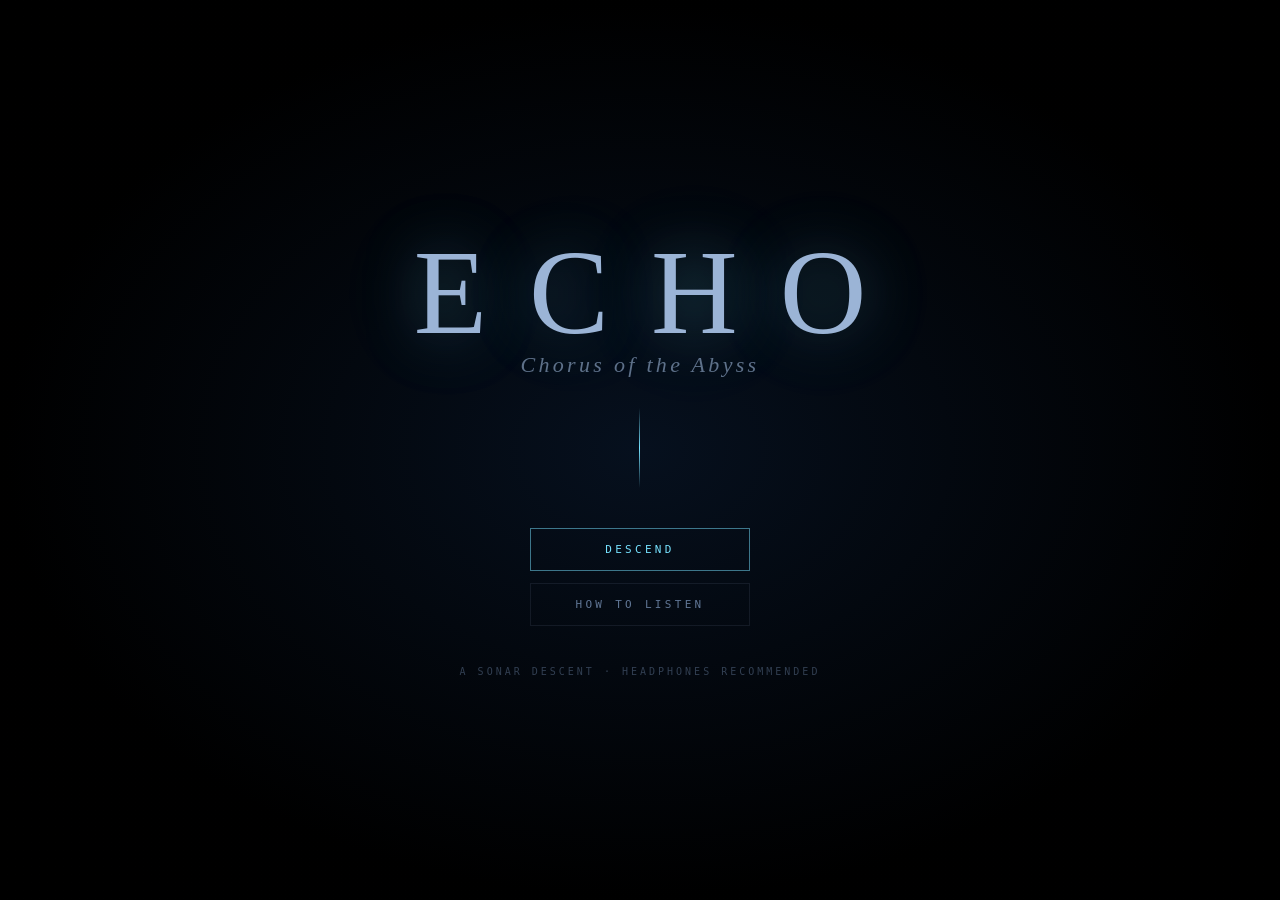
<file: index.html>
<!DOCTYPE html>
<html lang="en">
<head>
<meta charset="UTF-8">
<meta name="viewport" content="width=device-width, initial-scale=1.0">
<title>ECHO — Chorus of the Abyss</title>
<link rel="icon" type="image/svg+xml" href="data:image/svg+xml,%3Csvg xmlns='http://www.w3.org/2000/svg' viewBox='0 0 32 32'%3E%3Ccircle cx='16' cy='16' r='3' fill='%2376e2ff'/%3E%3Ccircle cx='16' cy='16' r='8' fill='none' stroke='%2376e2ff' stroke-opacity='0.6'/%3E%3Ccircle cx='16' cy='16' r='14' fill='none' stroke='%2376e2ff' stroke-opacity='0.3'/%3E%3C/svg%3E">
<link rel="stylesheet" href="style.css">
</head>
<body>
<div id="app">
  <canvas id="game"></canvas>

  <div id="hud" class="hidden">
    <div class="hud-top">
      <div class="hud-section" id="hud-depth">
        <span class="hud-label">depth</span>
        <span class="hud-value" id="depth-value">0 m</span>
      </div>
      <div class="hud-section" id="hud-mode">
        <span class="hud-label">mode</span>
        <span class="hud-value" id="mode-value">—</span>
      </div>
      <div class="hud-section" id="hud-fragments">
        <span class="hud-label">fragments</span>
        <span class="hud-value" id="fragments-value">0 / 0</span>
      </div>
    </div>
    <div class="hud-bottom">
      <div class="breath-bar">
        <div class="breath-fill" id="breath-fill"></div>
        <span class="breath-label">breath</span>
      </div>
      <div class="abilities" id="abilities"></div>
    </div>
  </div>

  <div id="whisper" class="hidden"></div>
  <div id="level-card" class="hidden">
    <div class="level-card-inner">
      <div class="level-number" id="level-number"></div>
      <div class="level-title" id="level-title"></div>
      <div class="level-mode" id="level-mode"></div>
      <div class="level-whisper" id="level-whisper"></div>
    </div>
  </div>

  <div id="title" class="screen">
    <div class="title-stack">
      <h1 class="title-logo">ECHO</h1>
      <div class="title-sub">Chorus of the Abyss</div>
      <div class="title-pulse"></div>
      <div class="title-actions">
        <button class="btn btn-primary" id="btn-begin">Descend</button>
        <button class="btn" id="btn-continue">Continue</button>
        <button class="btn btn-ghost" id="btn-help">How to listen</button>
      </div>
      <div class="title-credit">a sonar descent · headphones recommended</div>
    </div>
  </div>

  <div id="help" class="screen hidden">
    <div class="help-inner">
      <h2>How to listen</h2>
      <p>You are a small light in a dead sea. You cannot see the world. You can only <em>hear</em> it.</p>
      <ul class="help-controls">
        <li><kbd>A</kbd> / <kbd>D</kbd> or <kbd>&larr;</kbd> <kbd>&rarr;</kbd> — drift</li>
        <li><kbd>W</kbd> / <kbd>Space</kbd> — rise / leap</li>
        <li><kbd>S</kbd> — descend / hold stillness</li>
        <li><kbd>J</kbd> or <kbd>Left Click</kbd> — <b>pulse</b> (reveals a wavefront)</li>
        <li><kbd>K</kbd> — <b>bloom</b> (hold to sing a sustained tone)</li>
        <li><kbd>L</kbd> — <b>stillness</b> (briefly unheard)</li>
        <li><kbd>Esc</kbd> — pause</li>
      </ul>
      <p class="help-tip">Every pulse attracts. Every silence forgets. Listen for the key of each place and move in harmony with it.</p>
      <button class="btn btn-primary" id="btn-help-back">Return</button>
    </div>
  </div>

  <div id="pause" class="screen hidden">
    <div class="pause-inner">
      <h2>held breath</h2>
      <button class="btn btn-primary" id="btn-resume">Resume</button>
      <button class="btn" id="btn-restart">Restart level</button>
      <button class="btn btn-ghost" id="btn-quit">Return to surface</button>
    </div>
  </div>

  <div id="death" class="screen hidden">
    <div class="death-inner">
      <div class="death-word" id="death-word">silence</div>
      <button class="btn btn-primary" id="btn-respawn">Breathe again</button>
    </div>
  </div>

  <div id="complete" class="screen hidden">
    <div class="complete-inner">
      <div class="complete-pre">a chord held</div>
      <h2 id="complete-title"></h2>
      <div class="complete-stat"><span>pulses</span><span id="stat-pulses">0</span></div>
      <div class="complete-stat"><span>fragments</span><span id="stat-fragments">0</span></div>
      <div class="complete-stat"><span>time</span><span id="stat-time">0s</span></div>
      <button class="btn btn-primary" id="btn-next">Descend further</button>
    </div>
  </div>

  <div id="ending" class="screen hidden">
    <div class="ending-inner" id="ending-text"></div>
  </div>
</div>

<script type="module" src="js/main.js"></script>
</body>
</html>
</file>
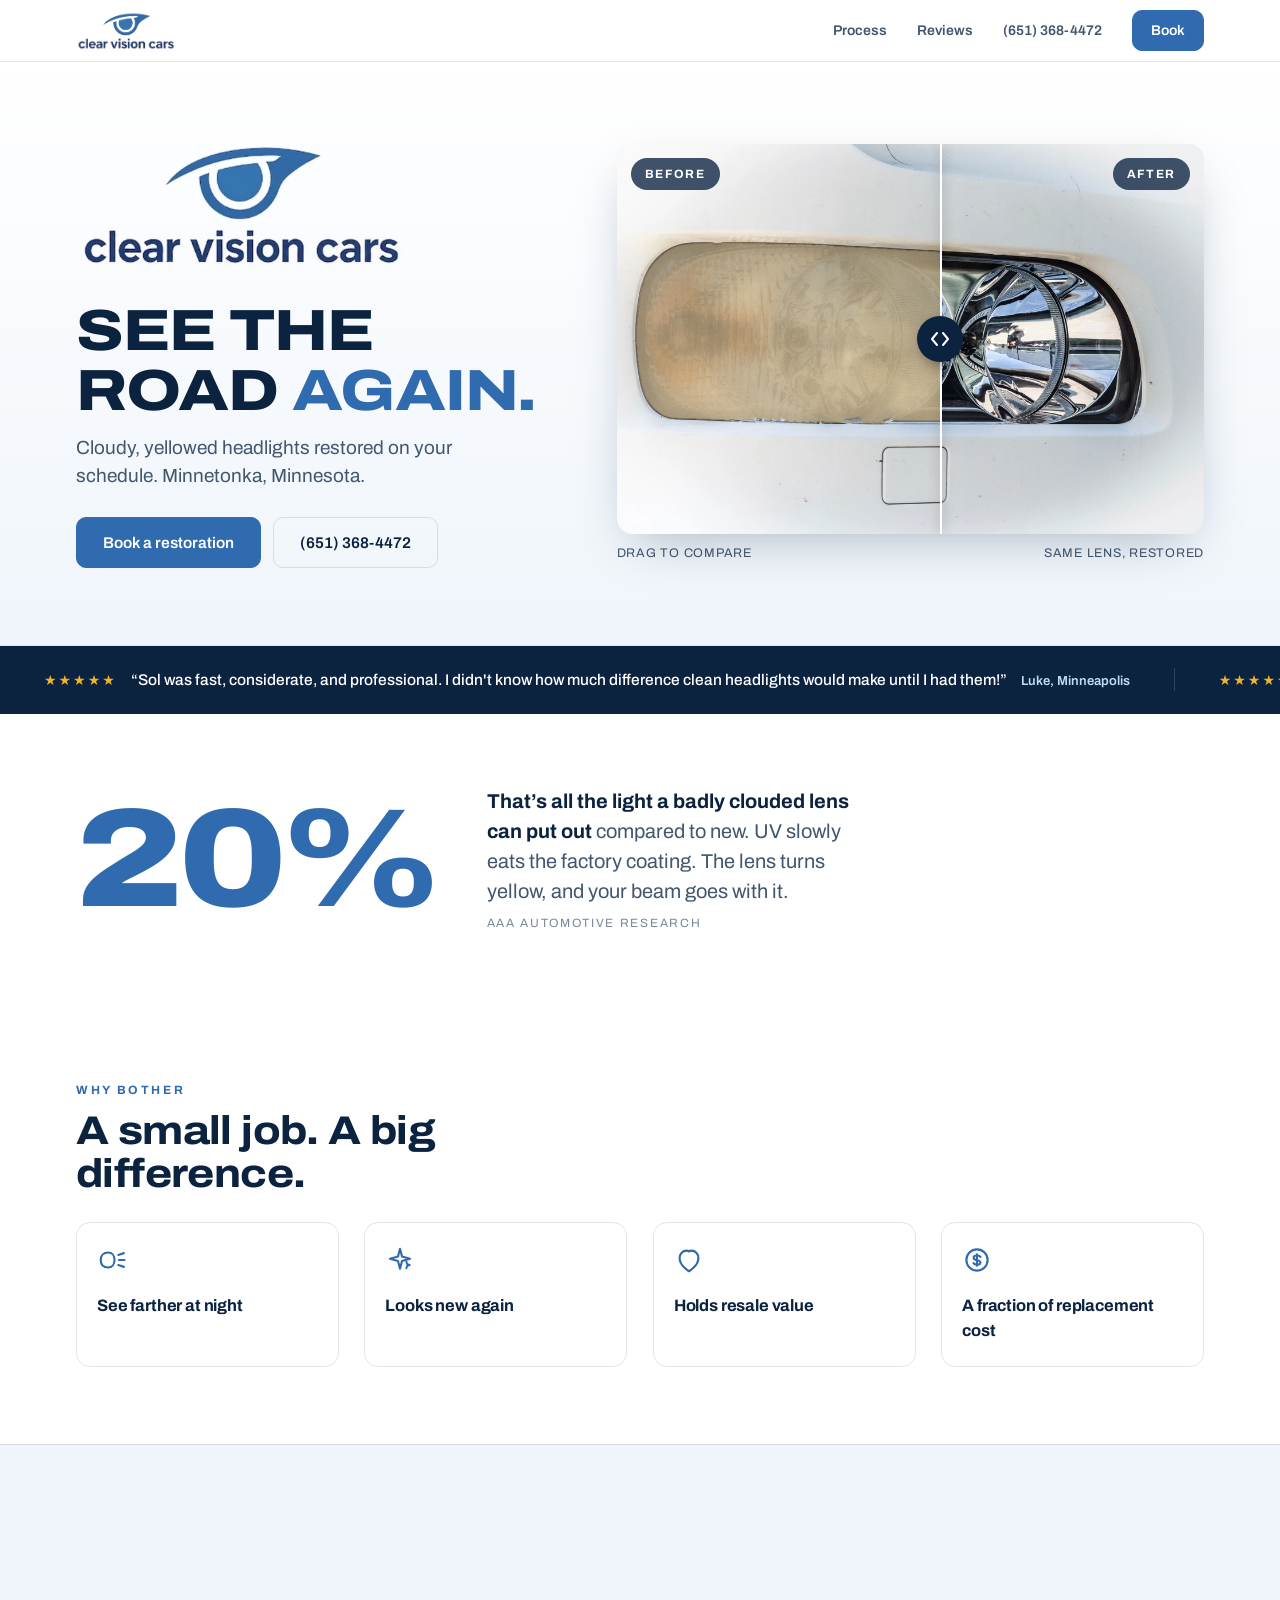
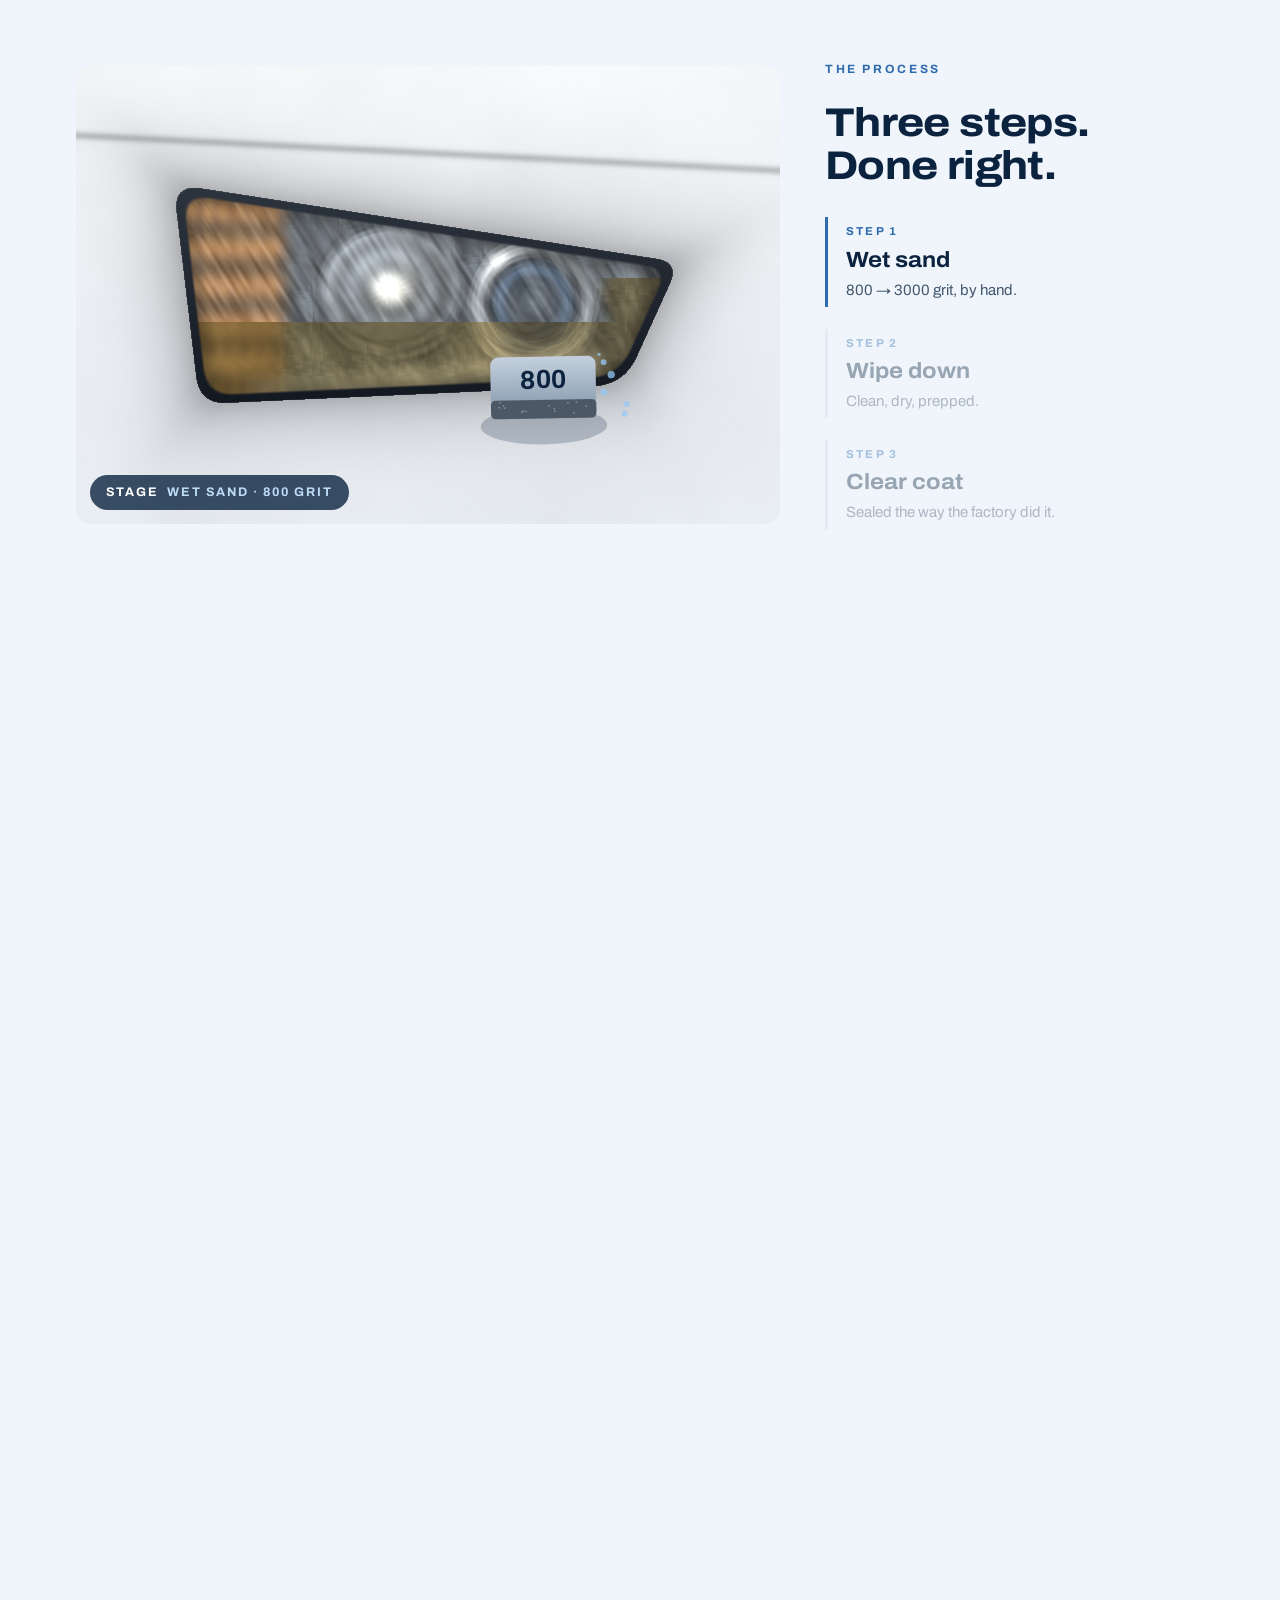
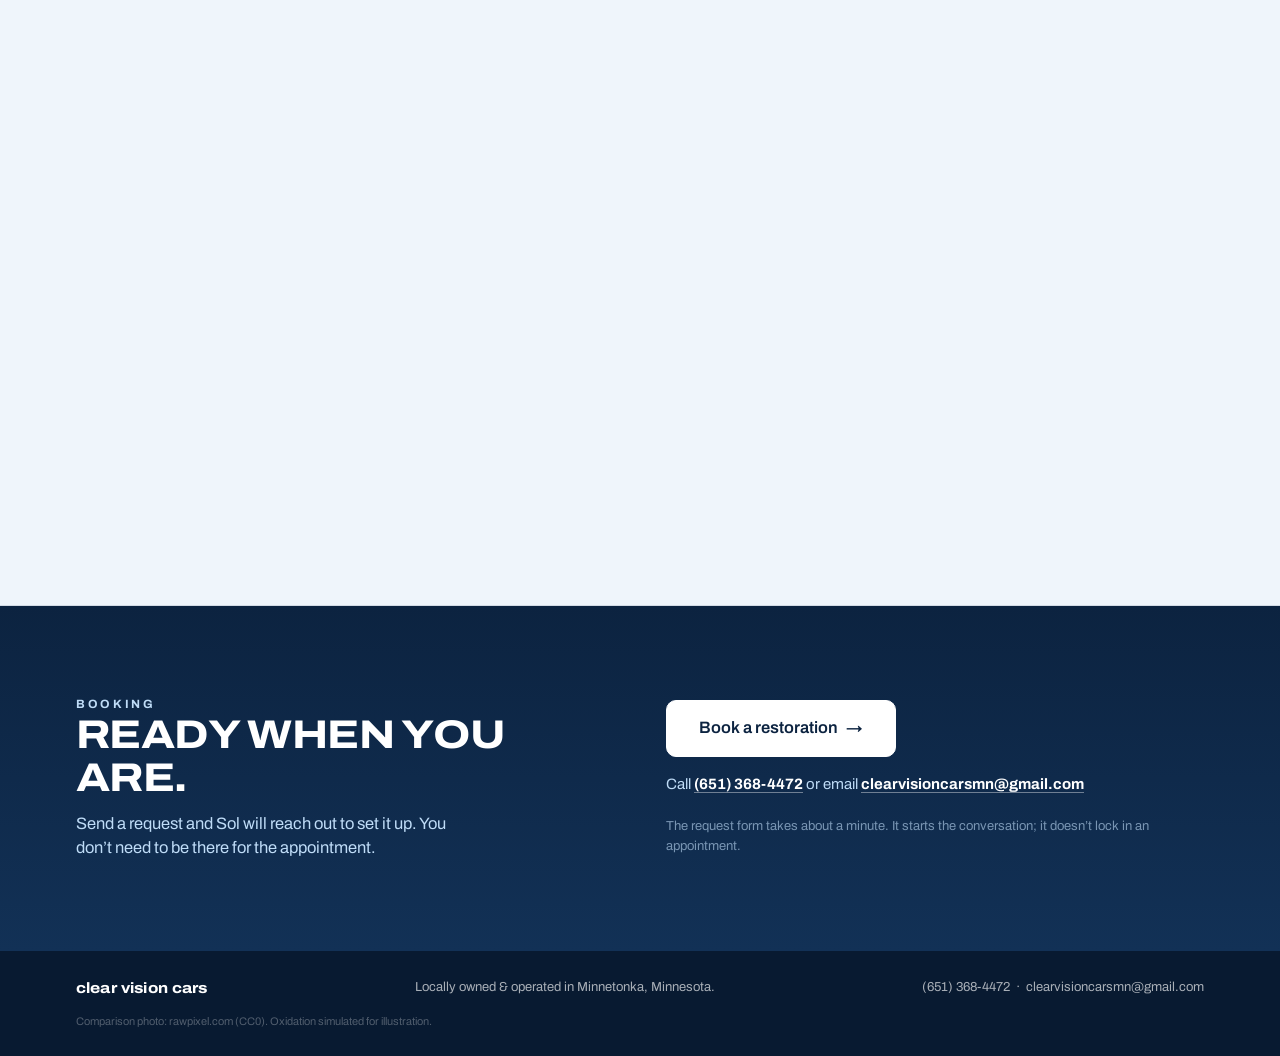
<file: clear-vision-cars-site/index.html>
<!doctype html>
<html lang="en">
<head>
<meta charset="utf-8">
<meta name="viewport" content="width=device-width, initial-scale=1">
<title>Clear Vision Cars — Headlight Restoration · Minnetonka, MN</title>
<meta name="description" content="Headlight restoration in Minnetonka, Minnesota. Wet-sanded 800 to 3000 grit, wiped down, sealed with a fresh clear coat. Book in a minute.">
<link rel="icon" href="assets/logo.png">
<link rel="preconnect" href="https://fonts.googleapis.com">
<link rel="preconnect" href="https://fonts.gstatic.com" crossorigin>
<link href="https://fonts.googleapis.com/css2?family=Archivo:ital,wdth,wght@0,62..125,100..900;1,62..125,100..900&display=swap" rel="stylesheet">
<style>
:root{
  --bg:#FFFFFF; --bg2:#EFF5FB; --ink:#0C2340; --ink2:#42566E; --line:rgba(12,35,64,.12);
  --blue:#2F6BAE; --blue2:#1E4E86; --navy:#0C2340; --ice:#BFDCF7;
  --sans:"Archivo", "Segoe UI", system-ui, sans-serif;
}
*{margin:0;padding:0;box-sizing:border-box}
html{scroll-behavior:smooth}
body{background:var(--bg);color:var(--ink);font-family:var(--sans);font-size:16.5px;line-height:1.5;
  -webkit-font-smoothing:antialiased}
::selection{background:var(--blue);color:#fff}
a{color:inherit}
img{display:block}
.btn{display:inline-flex;align-items:center;gap:8px;background:var(--blue);color:#fff;text-decoration:none;
  font-weight:600;font-size:15.5px;padding:13px 26px;border-radius:10px;border:1.5px solid var(--blue);
  transition:background .2s,border-color .2s,transform .15s}
.btn:hover{background:var(--blue2);border-color:var(--blue2);transform:translateY(-1px)}
.btn.ghost{background:transparent;color:var(--ink);border-color:var(--line)}
.btn.ghost:hover{background:var(--bg2);transform:translateY(-1px)}
.kick{font-size:12px;font-weight:700;letter-spacing:.22em;text-transform:uppercase;color:var(--blue)}
h2{font-weight:750;font-stretch:112%;font-size:clamp(26px,3.4vw,40px);letter-spacing:-.015em;line-height:1.08}

/* header */
header{position:sticky;top:0;z-index:50;background:rgba(255,255,255,.92);backdrop-filter:blur(8px);
  border-bottom:1px solid var(--line)}
.hwrap{max-width:1200px;margin:0 auto;padding:10px clamp(16px,3vw,36px);display:flex;align-items:center;gap:18px}
.hlogo img{height:40px;width:auto}
header nav{margin-left:auto;display:flex;align-items:center;gap:clamp(14px,2.4vw,30px)}
header nav a{font-size:14px;font-weight:600;text-decoration:none;color:var(--ink2)}
header nav a:hover{color:var(--blue)}
header nav .btn{padding:9px 18px;font-size:14px}
@media (max-width:680px){ header nav a:not(.btn){display:none} }

/* hero */
.hero{background:linear-gradient(180deg,#FFFFFF 0%,#EFF5FB 100%);border-bottom:1px solid var(--line)}
.hgrid{max-width:1200px;margin:0 auto;padding:clamp(36px,6vw,84px) clamp(16px,3vw,36px);
  display:grid;grid-template-columns:5fr 6fr;gap:clamp(28px,4vw,64px);align-items:center}
@media (max-width:900px){ .hgrid{grid-template-columns:1fr} }
.hero .biglogo{width:clamp(230px,26vw,330px);height:auto;margin-bottom:clamp(18px,3vw,30px)}
h1{font-weight:800;font-stretch:118%;font-size:clamp(34px,4.6vw,58px);letter-spacing:-.02em;line-height:1.02;
  text-transform:uppercase}
h1 span{color:var(--blue)}
.hero p.sub{margin-top:14px;font-size:clamp(16px,1.5vw,19px);color:var(--ink2);max-width:38ch}
.hcta{margin-top:26px;display:flex;flex-wrap:wrap;gap:12px;align-items:center}

/* before/after slider */
.ba{position:relative;border-radius:16px;overflow:hidden;box-shadow:0 18px 50px -18px rgba(12,35,64,.35);
  user-select:none;-webkit-user-select:none;touch-action:pan-y;background:#dfe6ee}
.ba img.after{width:100%;height:auto;aspect-ratio:1024/679;object-fit:cover;pointer-events:none}
.ba .bwrap{position:absolute;top:0;left:0;height:100%;width:55%;overflow:hidden;pointer-events:none}
.ba .bwrap img{height:100%;width:auto;max-width:none;display:block}
.ba .chip{position:absolute;top:14px;z-index:3;background:rgba(12,35,64,.78);color:#fff;font-size:12px;
  font-weight:700;letter-spacing:.14em;padding:7px 14px;border-radius:999px;pointer-events:none}
.ba .chip.b{left:14px}
.ba .chip.a{right:14px}
.ba .div{position:absolute;top:0;bottom:0;width:2.5px;background:#fff;z-index:2;
  box-shadow:0 0 12px rgba(0,0,0,.4);pointer-events:none}
.ba .knob{position:absolute;top:50%;z-index:3;width:46px;height:46px;border-radius:50%;background:var(--navy);
  transform:translate(-50%,-50%);display:flex;align-items:center;justify-content:center;color:#fff;
  box-shadow:0 4px 14px rgba(0,0,0,.35);cursor:ew-resize;pointer-events:none}
.ba::after{content:"";position:absolute;inset:0;cursor:ew-resize}
.bacap{margin-top:10px;font-size:12.5px;color:var(--ink2);letter-spacing:.06em;text-transform:uppercase;
  display:flex;justify-content:space-between}

/* reviews marquee */
.marq{background:var(--navy);color:#fff;overflow:hidden;padding:22px 0}
.mtrack{display:inline-flex;gap:0;white-space:nowrap;animation:marq 36s linear infinite;width:max-content}
.marq:hover .mtrack{animation-play-state:paused}
@keyframes marq{to{transform:translateX(-50%)}}
.rev{display:inline-flex;align-items:baseline;gap:14px;padding:0 44px;border-right:1px solid rgba(255,255,255,.14)}
.rev .stars{color:#F0B429;font-size:14px;letter-spacing:2px}
.rev .q{font-size:15.5px;font-weight:500}
.rev .who{font-size:13px;color:var(--ice);font-weight:600}
@media (prefers-reduced-motion:reduce){ .mtrack{animation:none} .marq{overflow-x:auto} }

/* stat band */
.stat{background:var(--bg)}
.statwrap{max-width:1200px;margin:0 auto;padding:clamp(40px,6vw,72px) clamp(16px,3vw,36px);
  display:flex;flex-wrap:wrap;align-items:center;gap:clamp(20px,4vw,54px)}
.statwrap .n{font-weight:850;font-stretch:120%;font-size:clamp(72px,11vw,140px);line-height:.9;
  letter-spacing:-.03em;color:var(--blue);flex-shrink:0}
.statwrap p{font-size:clamp(16px,1.6vw,20px);color:var(--ink2);max-width:34ch}
.statwrap p b{color:var(--ink)}
.statwrap .src{display:block;margin-top:8px;font-size:12px;letter-spacing:.14em;text-transform:uppercase;color:var(--ink2);opacity:.7}

/* process */
#process{background:var(--bg2);border-top:1px solid var(--line);border-bottom:1px solid var(--line)}
.proc{position:relative;height:440vh}
.psticky{position:sticky;top:0;height:100vh;height:100svh;display:flex;align-items:center;overflow:hidden}
.pinner{width:100%;max-width:1200px;margin:0 auto;padding:0 clamp(16px,3vw,36px);
  display:grid;grid-template-columns:13fr 7fr;gap:clamp(20px,3.5vw,56px);align-items:center}
.stagewrap{position:relative}
#lens,#tools{width:100%;aspect-ratio:16/10.4;display:block;max-height:66vh;border-radius:16px}
#tools{position:absolute;inset:0;pointer-events:none}
.stagechip{position:absolute;left:14px;bottom:14px;background:rgba(12,35,64,.8);color:#fff;
  font-size:12.5px;font-weight:700;letter-spacing:.16em;padding:8px 16px;border-radius:999px;pointer-events:none}
.stagechip b{color:var(--ice);font-weight:700}
.psteps{display:flex;flex-direction:column;gap:clamp(14px,2.4vh,26px)}
.pk{margin-bottom:2px}
.psteps h2{margin-bottom:8px}
.pstep{border-left:3px solid var(--line);padding:6px 0 6px 18px;opacity:.38;transition:opacity .4s,border-color .4s}
.pstep.on{opacity:1;border-color:var(--blue)}
.pstep .sn{font-size:11.5px;font-weight:700;letter-spacing:.2em;color:var(--blue)}
.pstep h3{font-weight:700;font-stretch:108%;font-size:clamp(17px,1.8vw,22px);margin:3px 0 2px}
.pstep p{color:var(--ink2);font-size:15px}
@media (max-width:900px){
  .pinner{grid-template-columns:1fr;gap:14px;align-content:center}
  #lens,#tools{max-height:40vh;aspect-ratio:16/10.4}
  .psteps h2{font-size:22px}
  .pstep p{font-size:13.5px}
}

/* benefits */
.why{background:var(--bg)}
.whywrap{max-width:1200px;margin:0 auto;padding:clamp(44px,6vw,80px) clamp(16px,3vw,36px)}
.wgrid{display:grid;grid-template-columns:repeat(4,1fr);gap:clamp(14px,2vw,28px);margin-top:26px}
@media (max-width:820px){ .wgrid{grid-template-columns:repeat(2,1fr)} }
.w{border:1px solid var(--line);border-radius:14px;padding:22px 20px;transition:border-color .2s,transform .2s,box-shadow .2s}
.w:hover{border-color:var(--blue);transform:translateY(-3px);box-shadow:0 12px 30px -16px rgba(12,35,64,.3)}
.w svg{width:30px;height:30px;stroke:var(--blue);fill:none;stroke-width:1.7;stroke-linecap:round;stroke-linejoin:round;margin-bottom:12px}
.w h3{font-weight:700;font-size:16.5px;letter-spacing:-.01em}

/* booking */
#book{background:linear-gradient(180deg,#0C2340,#123156)}
.bwrap2{max-width:1200px;margin:0 auto;padding:clamp(50px,7vw,96px) clamp(16px,3vw,36px);
  display:grid;grid-template-columns:1fr 1fr;gap:clamp(24px,4vw,60px);align-items:center;color:#fff}
@media (max-width:820px){ .bwrap2{grid-template-columns:1fr} }
#book h2{color:#fff;text-transform:uppercase;font-stretch:116%}
#book p{color:var(--ice);margin-top:12px;font-size:16.5px;max-width:44ch}
#book .btn{background:#fff;color:var(--navy);border-color:#fff;font-size:16.5px;padding:15px 32px}
#book .btn:hover{background:var(--ice);border-color:var(--ice)}
#book .call{margin-top:16px;font-size:15px;color:var(--ice)}
#book .call a{color:#fff;font-weight:700;text-decoration:none;border-bottom:1.5px solid rgba(255,255,255,.4)}
#book .call a:hover{border-color:#fff}
#book .fine{margin-top:22px;font-size:13px;color:rgba(191,220,247,.6)}

/* footer */
footer{background:#081A31;color:rgba(255,255,255,.65)}
.fwrap{max-width:1200px;margin:0 auto;padding:26px clamp(16px,3vw,36px);display:flex;flex-wrap:wrap;
  justify-content:space-between;align-items:center;gap:10px;font-size:13px}
.fmark{font-weight:750;font-stretch:112%;color:#fff;font-size:15px;letter-spacing:.01em}
footer a{color:inherit;text-decoration:none}
footer a:hover{color:#fff}
.fcontact a{white-space:nowrap}
.fcredit{width:100%;font-size:11px;opacity:.45;margin-top:4px}
#pyro{cursor:default}

/* reveal */
.rv{opacity:0;transform:translateY(14px);transition:opacity .7s ease,transform .7s ease}
.rv.in{opacity:1;transform:none}
@media (prefers-reduced-motion:reduce){ html{scroll-behavior:auto} .rv{transition:none;opacity:1;transform:none} }

#fw{position:fixed;inset:0;z-index:200;pointer-events:none;display:none}
</style>
</head>
<body>

<header>
  <div class="hwrap">
    <a class="hlogo" href="#top" aria-label="Clear Vision Cars"><img src="assets/logo.png" alt="Clear Vision Cars"></a>
    <nav>
      <a href="#process">Process</a>
      <a href="#reviews">Reviews</a>
      <a href="tel:+16513684472">(651) 368-4472</a>
      <a class="btn" href="https://docs.google.com/forms/d/e/1FAIpQLSciSpZyI2kTbDq9lTqUa61PR_cCRKOzuXVrTm6bC0Iv6xuK6Q/viewform" target="_blank" rel="noopener">Book</a>
    </nav>
  </div>
</header>

<section class="hero" id="top">
  <div class="hgrid">
    <div>
      <img class="biglogo" src="assets/logo.png" alt="Clear Vision Cars — headlight restoration">
      <h1>See the road <span>again.</span></h1>
      <p class="sub">Cloudy, yellowed headlights restored on your schedule. Minnetonka, Minnesota.</p>
      <div class="hcta">
        <a class="btn" href="https://docs.google.com/forms/d/e/1FAIpQLSciSpZyI2kTbDq9lTqUa61PR_cCRKOzuXVrTm6bC0Iv6xuK6Q/viewform" target="_blank" rel="noopener">Book a restoration</a>
        <a class="btn ghost" href="tel:+16513684472">(651) 368-4472</a>
      </div>
    </div>
    <div>
      <div class="ba" id="ba" aria-label="Before and after comparison — drag to compare">
        <img class="after" id="baAfter" src="assets/headlight-after.jpg" alt="Restored headlight">
        <div class="bwrap" id="baWrap"><img src="assets/headlight-before.jpg" alt="Oxidized headlight before restoration"></div>
        <div class="chip b">BEFORE</div>
        <div class="chip a">AFTER</div>
        <div class="div" id="baDiv"></div>
        <div class="knob" id="baKnob">
          <svg width="20" height="20" viewBox="0 0 20 20" fill="none" stroke="#fff" stroke-width="2" stroke-linecap="round" stroke-linejoin="round"><path d="M7 4 L2 10 L7 16"/><path d="M13 4 L18 10 L13 16"/></svg>
        </div>
      </div>
      <div class="bacap"><span>Drag to compare</span><span>Same lens, restored</span></div>
    </div>
  </div>
</section>

<div class="marq" id="reviews" aria-label="Customer reviews">
  <div class="mtrack" id="mtrack">
    <!-- Reviews render from assets/reviews.json (see HOW-TO-EDIT.txt). This is the fallback. -->
    <span class="rev"><span class="stars">★★★★★</span><span class="q">&ldquo;Sol was fast, considerate, and professional. I didn&rsquo;t know how much difference clean headlights would make until I had them!&rdquo;</span><span class="who">Luke, Minneapolis</span></span>
    <span class="rev"><span class="stars">★★★★★</span><span class="q">&ldquo;Looks brand new. Should&rsquo;ve done it years ago.&rdquo;</span><span class="who">R.S., St. Louis Park</span></span>
  </div>
</div>

<section class="stat">
  <div class="statwrap">
    <div class="n rv">20%</div>
    <p class="rv"><b>That&rsquo;s all the light a badly clouded lens can put out</b> compared to new.
    UV slowly eats the factory coating. The lens turns yellow, and your beam goes with it.
    <span class="src">AAA Automotive Research</span></p>
  </div>
</section>

<section class="why">
  <div class="whywrap">
    <div class="kick rv">Why bother</div>
    <h2 class="rv" style="margin-top:10px;max-width:18ch">A small job. A big difference.</h2>
    <div class="wgrid">
      <div class="w rv">
        <svg viewBox="0 0 24 24"><path d="M9 6 C5 6 3 8.5 3 12 C3 15.5 5 18 9 18 C12 18 14 15.5 14 12 C14 8.5 12 6 9 6 Z"/><path d="M17 8 L21.5 6.5"/><path d="M17.5 12 L22 12"/><path d="M17 16 L21.5 17.5"/></svg>
        <h3>See farther at night</h3>
      </div>
      <div class="w rv">
        <svg viewBox="0 0 24 24"><path d="M12 3 L13.6 9.2 L20 11 L13.6 12.8 L12 19 L10.4 12.8 L4 11 L10.4 9.2 Z"/><path d="M19 17 L19.7 19.3 L22 20 L19.7 20.7 L19 23"  transform="translate(0,-2) scale(0.9)"/></svg>
        <h3>Looks new again</h3>
      </div>
      <div class="w rv">
        <svg viewBox="0 0 24 24"><path d="M12 21 C12 21 4.5 16.5 4.5 10.5 C4.5 7 7 4.5 10 4.5 C11 4.5 11.7 4.8 12 5.2 C12.3 4.8 13 4.5 14 4.5 C17 4.5 19.5 7 19.5 10.5 C19.5 16.5 12 21 12 21 Z" transform="rotate(0)" /></svg>
        <h3>Holds resale value</h3>
      </div>
      <div class="w rv">
        <svg viewBox="0 0 24 24"><circle cx="12" cy="12" r="8.5"/><path d="M12 7.5 L12 16.5"/><path d="M14.8 9.5 C14.8 9.5 14 8.4 12 8.4 C10 8.4 9.3 9.4 9.3 10.2 C9.3 12.9 14.7 11.4 14.7 13.9 C14.7 14.9 13.8 15.7 12 15.7 C10 15.7 9.2 14.5 9.2 14.5"/></svg>
        <h3>A fraction of replacement cost</h3>
      </div>
    </div>
  </div>
</section>

<section id="process">
  <div class="proc" id="procroot">
    <div class="psticky">
      <div class="pinner">
        <div class="stagewrap">
          <canvas id="lens" aria-label="Animation of a headlight being wet-sanded, wiped down, and clear-coated as you scroll"></canvas>
          <canvas id="tools" aria-hidden="true"></canvas>
          <div class="stagechip">STAGE&ensp;<b id="stagelab">OXIDIZED</b></div>
        </div>
        <div class="psteps">
          <div class="kick pk">The process</div>
          <h2>Three steps.<br>Done right.</h2>
          <div class="pstep" id="ps0">
            <div class="sn">STEP 1</div>
            <h3>Wet sand</h3>
            <p>800 &rarr; 3000 grit, by hand.</p>
          </div>
          <div class="pstep" id="ps1">
            <div class="sn">STEP 2</div>
            <h3>Wipe down</h3>
            <p>Clean, dry, prepped.</p>
          </div>
          <div class="pstep" id="ps2">
            <div class="sn">STEP 3</div>
            <h3>Clear coat</h3>
            <p>Sealed the way the factory did it.</p>
          </div>
        </div>
      </div>
    </div>
  </div>
</section>

<section id="book">
  <div class="bwrap2">
    <div class="rv">
      <div class="kick" style="color:var(--ice)">Booking</div>
      <h2>Ready when you are.</h2>
      <p>Send a request and Sol will reach out to set it up. You don&rsquo;t need to be there for the appointment.</p>
    </div>
    <div class="rv">
      <a class="btn" href="https://docs.google.com/forms/d/e/1FAIpQLSciSpZyI2kTbDq9lTqUa61PR_cCRKOzuXVrTm6bC0Iv6xuK6Q/viewform" target="_blank" rel="noopener">Book a restoration&ensp;&rarr;</a>
      <div class="call">Call <a href="tel:+16513684472">(651) 368-4472</a> or email <a href="mailto:clearvisioncarsmn@gmail.com">clearvisioncarsmn@gmail.com</a></div>
      <div class="fine">The request form takes about a minute. It starts the conversation; it doesn&rsquo;t lock in an appointment.</div>
    </div>
  </div>
</section>

<footer>
  <div class="fwrap">
    <span class="fmark">clear vision cars</span>
    <span>Locally owned &amp; operated in Minnetonka, Minnesota<span id="pyro">.</span></span>
    <span class="fcontact"><a href="tel:+16513684472">(651) 368-4472</a> &nbsp;·&nbsp; <a href="mailto:clearvisioncarsmn@gmail.com">clearvisioncarsmn@gmail.com</a></span>
    <span class="fcredit">Comparison photo: rawpixel.com (CC0). Oxidation simulated for illustration.</span>
  </div>
</footer>

<canvas id="fw"></canvas>

<script>
(function(){
'use strict';

var REDUCED = window.matchMedia('(prefers-reduced-motion: reduce)').matches;
function clamp(x,a,b){ return x<a?a:(x>b?b:x); }
function lerp(a,b,t){ return a+(b-a)*t; }

/* ============ before/after slider ============ */
/* The BEFORE image is pre-baked from the AFTER photo by tools-bake-oxidation.ps1.
   Swap assets/headlight-before.jpg + headlight-after.jpg for real job photos any time. */
function initBA(){
  var ba = document.getElementById('ba');
  var wrap = document.getElementById('baWrap');
  var divl = document.getElementById('baDiv');
  var knob = document.getElementById('baKnob');
  var pos = 0.55;

  function set(p){
    pos = clamp(p, 0.02, 0.98);
    wrap.style.width = (pos*100)+'%';
    divl.style.left = (pos*100)+'%';
    knob.style.left = (pos*100)+'%';
  }
  function fromEvent(e){
    var r = ba.getBoundingClientRect();
    set((e.clientX - r.left)/r.width);
  }
  var drag = false;
  ba.addEventListener('pointerdown', function(e){ drag=true; ba.setPointerCapture(e.pointerId); fromEvent(e); });
  ba.addEventListener('pointermove', function(e){ if(drag) fromEvent(e); });
  window.addEventListener('pointerup', function(){ drag=false; });
  ba.tabIndex = 0;
  ba.addEventListener('keydown', function(e){
    if(e.key==='ArrowLeft'){ set(pos-0.04); e.preventDefault(); }
    if(e.key==='ArrowRight'){ set(pos+0.04); e.preventDefault(); }
  });
  set(pos);
}

/* ============ GL helpers ============ */
function compileShader(gl, type, src, name){
  var s = gl.createShader(type);
  gl.shaderSource(s, src); gl.compileShader(s);
  if(!gl.getShaderParameter(s, gl.COMPILE_STATUS)){ console.error('[shader '+name+']', gl.getShaderInfoLog(s)); return null; }
  return s;
}
function makeProgram(gl, fsSrc, name){
  var vsSrc = '#version 300 es\nlayout(location=0) in vec2 p; out vec2 v_uv;\nvoid main(){ v_uv = p*0.5+0.5; gl_Position = vec4(p,0.0,1.0); }';
  var vs = compileShader(gl, gl.VERTEX_SHADER, vsSrc, name+'.vs');
  var fs = compileShader(gl, gl.FRAGMENT_SHADER, fsSrc, name+'.fs');
  if(!vs||!fs) return null;
  var pr = gl.createProgram();
  gl.attachShader(pr,vs); gl.attachShader(pr,fs); gl.linkProgram(pr);
  if(!gl.getProgramParameter(pr, gl.LINK_STATUS)){ console.error('[link '+name+']', gl.getProgramInfoLog(pr)); return null; }
  return pr;
}
var NOISE = [
'float hash12(vec2 p){ vec3 p3 = fract(vec3(p.xyx)*0.1031); p3 += dot(p3, p3.yzx+33.33); return fract((p3.x+p3.y)*p3.z); }',
'float vnoise(vec2 p){ vec2 i=floor(p), f=fract(p); f=f*f*(3.0-2.0*f);',
'  float a=hash12(i), b=hash12(i+vec2(1,0)), c=hash12(i+vec2(0,1)), d=hash12(i+vec2(1,1));',
'  return mix(mix(a,b,f.x), mix(c,d,f.x), f.y); }',
'float fbm(vec2 p){ float v=0.0, a=0.5; for(int i=0;i<4;i++){ v+=a*vnoise(p); p=p*2.03+vec2(17.3,9.1); a*=0.5; } return v; }'
].join('\n');

/* serpentine path constants — MUST match shader */
var PATH = { yTop:0.46, yBot:-0.50, x0:-1.10, x1:1.06, rowsSand:5, rowsWipe:3 };
function rowPos(pr, N){
  pr = clamp(pr, 0.0001, 0.9999);
  var rp = pr*N, r = Math.floor(rp), f = rp - r;
  var even = (r%2===0);
  var x = even ? PATH.x0 + (PATH.x1-PATH.x0)*f : PATH.x1 - (PATH.x1-PATH.x0)*f;
  var rowH = (PATH.yTop-PATH.yBot)/N;
  var y = PATH.yTop - (r+0.5)*rowH;
  return {x:x, y:y, row:r, f:f, dir: even?1:-1};
}

/* ============ headlight process shader ============ */
var LENS_FS = '#version 300 es\nprecision highp float;\nin vec2 v_uv; out vec4 o;\n'
+'uniform float u_time; uniform vec2 u_res; uniform vec2 u_tilt;\n'
+'uniform float u_c1; uniform float u_c2; uniform float u_c3; uniform float u_c4; uniform float u_on;\n'
+'uniform vec3 u_tool;\n'
+ NOISE + '\n'
+'float smax(float a, float b, float k){ float h = clamp(0.5+0.5*(b-a)/k, 0.0, 1.0); return mix(a,b,h) + k*h*(1.0-h); }\n'
+'float hp(vec2 p, vec2 q, vec2 n){ return dot(p-q, normalize(n)); }\n'
+'float lensSDF(vec2 p){\n'
+'  float d = hp(p, vec2(-1.05,0.42), vec2(0.32,2.07));\n'
+'  d = smax(d, hp(p, vec2(1.02,0.10), vec2(0.44,-0.20)), 0.10);\n'
+'  d = smax(d, hp(p, vec2(0.82,-0.34), vec2(0.08,-1.77)), 0.12);\n'
+'  d = smax(d, hp(p, vec2(-1.05,0.42), vec2(-0.84,-0.10)), 0.12);\n'
+'  return d - 0.055;\n'
+'}\n'
+'float covRows(vec2 p, float pr, float N){\n'
+'  if(pr <= 0.0) return 0.0;\n'
+'  if(pr >= 1.0) return 1.0;\n'
+'  float yTop=0.46; float yBot=-0.50; float x0=-1.10; float x1=1.06;\n'
+'  float rowH = (yTop-yBot)/N;\n'
+'  float ri = floor((yTop - p.y)/rowH);\n'
+'  float rp = pr*N; float rc = floor(rp); float f = fract(rp);\n'
+'  float even = mod(rc,2.0);\n'
+'  float xe = mix(mix(x0,x1,f), mix(x1,x0,f), even);\n'
+'  xe += (vnoise(p*7.0+3.0)-0.5)*0.07;\n'
+'  if(ri < rc - 0.5) return 1.0;\n'
+'  if(ri > rc + 0.5) return 0.0;\n'
+'  if(even < 0.5) return 1.0 - smoothstep(xe-0.08, xe+0.05, p.x);\n'
+'  return smoothstep(xe-0.05, xe+0.08, p.x);\n'
+'}\n'
+'vec3 interiorCol(vec2 p, vec2 tilt, float on){\n'
+'  vec2 ip = p + tilt*0.05;\n'
+'  vec3 col = mix(vec3(0.05,0.07,0.10), vec3(0.13,0.16,0.20), clamp(0.55+0.5*ip.y,0.0,1.0));\n'
+'  vec2 gc = ip*vec2(8.0,6.5);\n'
+'  vec2 gi = floor(gc); vec2 gf = fract(gc)-0.5;\n'
+'  float fh = hash12(gi);\n'
+'  float facet = 0.5+0.5*sin((gf.x*1.4+gf.y)*4.0 + fh*6.2831 + 0.6);\n'
+'  float fspec = pow(facet, 3.0);\n'
+'  col = mix(col, vec3(0.40,0.46,0.54)*(0.35+0.9*fspec) + vec3(0.08), 0.5);\n'
+'  col += vec3(0.5,0.6,0.72)*fspec*fh*0.22;\n'
+'  float rib = 0.5+0.5*sin(ip.x*90.0);\n'
+'  float amberM = smoothstep(-0.58,-0.68,ip.x);\n'
+'  vec3 amber = mix(vec3(0.55,0.22,0.03), vec3(0.98,0.55,0.10), 0.35+0.5*rib);\n'
+'  col = mix(col, amber*(0.72+0.28*sin(ip.y*38.0)), amberM*0.92);\n'
+'  vec2 rc2 = ip - vec2(-0.16,0.03);\n'
+'  float rr = length(rc2*vec2(1.0,1.12));\n'
+'  float ang = atan(rc2.y, rc2.x);\n'
+'  float bowlM = smoothstep(0.315,0.295,rr);\n'
+'  float rings = 0.5+0.5*sin(rr*52.0-1.0);\n'
+'  float spokes = 0.5+0.5*sin(ang*16.0);\n'
+'  float shade = 0.32 + 0.45*rings*(0.55+0.45*spokes) + 0.35*clamp(dot(normalize(rc2+vec2(0.0001)), vec2(-0.5,0.8)),0.0,1.0);\n'
+'  vec3 bowl = vec3(0.60,0.66,0.74)*shade;\n'
+'  bowl += vec3(1.0,0.92,0.75)*exp(-rr*rr*160.0)*(0.9+1.7*on);\n'
+'  col = mix(col, bowl, bowlM);\n'
+'  col = mix(col, vec3(0.09,0.11,0.14), clamp(smoothstep(0.335,0.315,rr)-bowlM,0.0,1.0));\n'
+'  vec2 pc = ip - vec2(0.46,-0.03);\n'
+'  float pr2 = length(pc);\n'
+'  float ringM = clamp(smoothstep(0.27,0.262,pr2) - smoothstep(0.218,0.21,pr2), 0.0, 1.0);\n'
+'  vec3 ring = vec3(0.75,0.80,0.86)*(0.45+0.55*clamp(0.5-pc.y*2.2,0.0,1.0));\n'
+'  ring += vec3(1.0)*pow(clamp(dot(normalize(pc+vec2(0.0001)), vec2(-0.6,0.8)),0.0,1.0), 6.0)*0.7;\n'
+'  col = mix(col, ring, ringM);\n'
+'  col = mix(col, vec3(0.05,0.06,0.08), clamp(smoothstep(0.218,0.19,pr2)-smoothstep(0.178,0.17,pr2),0.0,1.0));\n'
+'  float glassM = smoothstep(0.178,0.17,pr2);\n'
+'  float fres = 0.5+0.5*sin(pr2*150.0 - 2.0);\n'
+'  vec3 glass = mix(vec3(0.07,0.10,0.15), vec3(0.16,0.22,0.30), fres);\n'
+'  glass += vec3(0.30,0.50,0.80)*smoothstep(0.10,0.168,pr2)*0.45;\n'
+'  glass += vec3(0.9,0.95,1.0)*pow(clamp(1.0-pr2*7.0,0.0,1.0),2.0)*0.25;\n'
+'  col = mix(col, glass, glassM);\n'
+'  float dy = ip.y - (-0.36 + ip.x*0.045 + 0.03*sin(ip.x*2.0));\n'
+'  float drlM = exp(-dy*dy*900.0) * smoothstep(0.95,0.85,abs(ip.x*1.15));\n'
+'  col = mix(col, vec3(0.85,0.90,0.95), drlM*0.7);\n'
+'  col += vec3(0.55,0.75,1.0)*drlM*on*1.6;\n'
+'  col += vec3(1.0,0.97,0.9)*on*exp(-pr2*pr2*90.0)*2.6;\n'
+'  col += vec3(0.85,0.92,1.0)*on*exp(-pr2*pr2*14.0)*0.55;\n'
+'  col += vec3(0.9,0.95,1.0)*on*exp(-pow(pc.y*22.0,2.0))*exp(-pow(pc.x*2.6,2.0))*0.8;\n'
+'  return col;\n'
+'}\n'
+'void main(){\n'
+'  float a = u_res.x/u_res.y;\n'
+'  vec2 p = (v_uv-0.5)*vec2(a,1.0)*2.0;\n'
+'  float d = lensSDF(p);\n'
+'  vec3 body = mix(vec3(0.925,0.945,0.97), vec3(0.985,0.99,1.0), clamp(0.5+p.y*0.5,0.0,1.0));\n'
+'  body *= 1.0 - 0.05*fbm(p*2.0+7.0);\n'
+'  body *= 1.0 - 0.28*exp(-max(d,0.0)*7.0);\n'
+'  body *= 1.0 - 0.22*exp(-pow((p.y-0.62+p.x*0.05)*55.0,2.0));\n'
+'  body += vec3(0.75,0.85,1.0)*u_on*exp(-pow((p.y+0.03)*2.6,2.0))*smoothstep(0.5,1.6,p.x)*0.30;\n'
+'  vec3 col = body;\n'
+'  if(d < 0.0){\n'
+'    float c1 = covRows(p, u_c1, 5.0);\n'
+'    float c2 = covRows(p, u_c2, 5.0);\n'
+'    float c3 = covRows(p, u_c3, 3.0);\n'
+'    float xe4 = mix(-1.10, 1.06, u_c4);\n'
+'    float c4 = (u_c4<=0.0) ? 0.0 : ((u_c4>=1.0) ? 1.0 : (1.0 - smoothstep(xe4-0.06, xe4+0.06, p.x)));\n'
+'    float ox = 1.0 - c1;\n'
+'    float coarse = c1*(1.0-c2);\n'
+'    float fine = c2;\n'
+'    float slurry = max(c1*0.85, c2*0.6)*(1.0-c3);\n'
+'    float matte = c3*(1.0-c4);\n'
+'    float cured = c4;\n'
+'    float blurR = ox*0.050 + coarse*0.026 + fine*(1.0-c3)*0.016 + matte*0.011 + 0.0015;\n'
+'    vec3 icol = vec3(0.0);\n'
+'    vec2 BO[6];\n'
+'    BO[0]=vec2(0.0,0.0); BO[1]=vec2(0.85,0.30); BO[2]=vec2(-0.55,0.65); BO[3]=vec2(0.30,-0.85); BO[4]=vec2(-0.80,-0.40); BO[5]=vec2(0.15,0.90);\n'
+'    for(int i=0;i<6;i++){ icol += interiorCol(p + BO[i]*blurR, u_tilt, u_on); }\n'
+'    icol /= 6.0;\n'
+'    float iluma = dot(icol, vec3(0.35,0.45,0.20));\n'
+'    float oxTex = 0.55 + 0.6*fbm(p*4.2+11.0);\n'
+'    vec3 oxc = vec3(0.62,0.55,0.35)*(0.5+iluma*1.3)*oxTex;\n'
+'    icol = mix(icol, oxc, ox*0.74);\n'
+'    vec2 d1 = vec2(0.85,0.53); vec2 d2 = vec2(-0.53,0.85);\n'
+'    float strC = vnoise(vec2(dot(p,d1)*60.0, dot(p,d2)*6.0));\n'
+'    float strF = vnoise(vec2(dot(p,d1)*220.0, dot(p,d2)*18.0)+5.0);\n'
+'    icol += (strC-0.5)*coarse*0.34;\n'
+'    icol += (strF-0.5)*fine*(1.0-cured)*0.13;\n'
+'    vec3 slc = vec3(0.82,0.83,0.82)*(0.55+iluma*0.7);\n'
+'    icol = mix(icol, slc, clamp(slurry,0.0,1.0)*0.55);\n'
+'    icol = mix(icol, vec3(0.75,0.78,0.80)*(0.45+iluma*0.8), matte*0.30);\n'
+'    if(u_tool.z > 0.0){\n'
+'      float td = length(p-u_tool.xy);\n'
+'      icol *= 1.0 - 0.18*exp(-td*td*14.0)*u_tool.z;\n'
+'      icol += vec3(0.9)*exp(-td*td*30.0)*u_tool.z*0.10;\n'
+'    }\n'
+'    vec3 N = normalize(vec3(p.x*0.35, p.y*0.55, 1.0) + vec3(u_tilt*0.35,0.0));\n'
+'    float F = pow(1.0-abs(N.z), 2.4)*0.9 + 0.04;\n'
+'    vec3 rd = reflect(vec3(0.0,0.0,-1.0), N);\n'
+'    float env = pow(max(0.0, sin(rd.x*3.8 + rd.y*2.4 + 1.3)), 4.0)*0.7\n'
+'              + pow(max(0.0, sin(rd.x*8.0 - rd.y*2.0 - 1.8)), 36.0)*1.0;\n'
+'    icol += cured*F*env*vec3(0.85,0.92,1.0)*0.85;\n'
+'    icol += cured*pow(clamp(1.0-abs(d+0.10)*11.0,0.0,1.0),3.0)*clamp(p.y*0.9+0.35,0.0,1.0)*vec3(0.30);\n'
+'    if(u_c4>0.001 && u_c4<0.999){\n'
+'      float band = exp(-pow((p.x-xe4)*7.0,2.0));\n'
+'      icol += band*F*vec3(0.90,0.95,1.0)*0.55;\n'
+'      icol += band*vec3(0.82,0.90,1.0)*0.12;\n'
+'    }\n'
+'    icol *= 1.0 - 0.30*smoothstep(-0.12,-0.02,d)*(1.0-cured*0.4);\n'
+'    vec3 bez = mix(vec3(0.06,0.08,0.11), vec3(0.16,0.19,0.23), clamp(0.5+p.y,0.0,1.0));\n'
+'    col = mix(col, bez, smoothstep(0.010,-0.005,d));\n'
+'    col = mix(col, icol, smoothstep(-0.030,-0.045,d));\n'
+'  }\n'
+'  float gr = hash12(gl_FragCoord.xy);\n'
+'  col += (gr-0.5)*0.010;\n'
+'  col = pow(col, vec3(0.95));\n'
+'  o = vec4(col, 1.0);\n'
+'}\n';

/* ============ process: scroll + tools ============ */
function timeline(P){
  var T = {c1:0,c2:0,c3:0,c4:0,on:0,tool:null,label:'OXIDIZED',step:0};
  T.c1 = clamp((P-0.06)/0.28, 0, 1);
  T.c2 = clamp((P-0.36)/0.19, 0, 1);
  T.c3 = clamp((P-0.57)/0.11, 0, 1);
  T.c4 = clamp((P-0.70)/0.20, 0, 1);
  T.on = clamp((P-0.92)/0.06, 0, 1);
  var q;
  if(P < 0.06){ T.label='OXIDIZED'; T.step=0; }
  else if(P < 0.36){ q=rowPos(T.c1,5); T.tool={type:'sand',grit:'800',x:q.x,y:q.y,dir:q.dir}; T.label='WET SAND · 800 GRIT'; T.step=0; }
  else if(P < 0.57){ if(T.c2<1){ q=rowPos(T.c2,5); T.tool={type:'sand',grit:'3000',x:q.x,y:q.y,dir:q.dir}; } T.label='WET SAND · 3000 GRIT'; T.step=0; }
  else if(P < 0.70){ if(T.c3<1){ q=rowPos(T.c3,3); T.tool={type:'cloth',x:q.x,y:q.y,dir:q.dir}; } T.label='WIPE DOWN'; T.step=1; }
  else if(P < 0.92){ if(T.c4<1){ T.tool={type:'coat',x:lerp(-1.10,1.06,T.c4),y:0.0,dir:1}; } T.label='CLEAR COAT'; T.step=2; }
  else { T.label = (T.on>0.6)?'SEALED · LIGHTS ON':'SEALED'; T.step=2; }
  return T;
}

function initProcess(){
  var canvas = document.getElementById('lens');
  var tools = document.getElementById('tools');
  var tctx = tools.getContext('2d');
  var gl = canvas.getContext('webgl2', {antialias:true, alpha:false});
  if(!gl){ canvas.style.display='none'; tools.style.display='none'; return; }
  var pr = makeProgram(gl, LENS_FS, 'lens');
  if(!pr) { canvas.style.display='none'; return; }
  var b = gl.createBuffer();
  gl.bindBuffer(gl.ARRAY_BUFFER, b);
  gl.bufferData(gl.ARRAY_BUFFER, new Float32Array([-1,-1, 3,-1, -1,3]), gl.STATIC_DRAW);
  gl.enableVertexAttribArray(0);
  gl.vertexAttribPointer(0, 2, gl.FLOAT, false, 0, 0);
  var Ucache = {};
  function U(n){ if(!(n in Ucache)) Ucache[n]=gl.getUniformLocation(pr,n); return Ucache[n]; }

  var root = document.getElementById('procroot');
  var steps = [document.getElementById('ps0'), document.getElementById('ps1'), document.getElementById('ps2')];
  var lab = document.getElementById('stagelab');
  var P = 0, PT = 0;
  var tilt = {x:0,y:0}, tiltT = {x:0,y:0};
  var sw = document.querySelector('.stagewrap');
  sw.addEventListener('pointermove', function(e){
    var r = sw.getBoundingClientRect();
    tiltT.x = ((e.clientX-r.left)/r.width - 0.5)*1.5;
    tiltT.y = (0.5 - (e.clientY-r.top)/r.height)*1.5;
  });
  sw.addEventListener('pointerleave', function(){ tiltT.x=0; tiltT.y=0; });

  function resize(){
    var dpr = Math.min(window.devicePixelRatio||1, 1.75);
    var w = Math.round(canvas.clientWidth*dpr), h = Math.round(canvas.clientHeight*dpr);
    if(w>0 && h>0 && (w!==canvas.width || h!==canvas.height)){
      canvas.width=w; canvas.height=h; tools.width=w; tools.height=h;
    }
  }
  function updateP(){
    var r = root.getBoundingClientRect();
    var span = r.height - window.innerHeight;
    PT = span>0 ? clamp(-r.top/span, 0, 1) : 0;
  }
  window.addEventListener('scroll', updateP, {passive:true});
  window.addEventListener('resize', resize);

  /* lens-space -> canvas px */
  function L2P(x, y, W, H){
    var a = W/H;
    return { x:(x/(2*a)+0.5)*W, y:(0.5 - y/2)*H, s:H/2 };
  }
  function rrect(x,y,w,h,r){
    tctx.beginPath();
    tctx.moveTo(x+r,y); tctx.arcTo(x+w,y,x+w,y+h,r); tctx.arcTo(x+w,y+h,x,y+h,r);
    tctx.arcTo(x,y+h,x,y,r); tctx.arcTo(x,y,x+w,y,r); tctx.closePath();
  }
  function drawTools(T, t){
    var W = tools.width, H = tools.height;
    tctx.clearRect(0,0,W,H);
    if(!T.tool) return;
    var pt = L2P(T.tool.x, T.tool.y, W, H);
    var s = pt.s;
    tctx.save();
    tctx.translate(pt.x, pt.y);
    if(T.tool.type === 'sand'){
      var bw = 0.46*s, bh = 0.27*s;
      tctx.rotate(-0.05 + 0.05*Math.sin(t*10));
      tctx.fillStyle = 'rgba(12,35,64,0.22)';
      tctx.beginPath(); tctx.ellipse(0, bh*0.62, bw*0.60, bh*0.30, 0, 0, 6.2832); tctx.fill();
      var g = tctx.createLinearGradient(0,-bh/2,0,bh/2);
      g.addColorStop(0,'#C4D0DD'); g.addColorStop(0.75,'#8FA2B5'); g.addColorStop(1,'#6E8296');
      tctx.fillStyle = g; rrect(-bw/2,-bh/2,bw,bh, s*0.035); tctx.fill();
      tctx.fillStyle = (T.tool.grit==='800') ? '#4C5866' : '#A6B2BE';
      rrect(-bw/2, bh/2 - bh*0.30, bw, bh*0.30, s*0.02); tctx.fill();
      tctx.fillStyle = 'rgba(255,255,255,0.35)';
      for(var i=0;i<14;i++){ tctx.fillRect(-bw/2 + Math.random()*bw, bh/2-bh*0.28 + Math.random()*bh*0.24, 1.5, 1.5); }
      tctx.fillStyle = '#0C2340';
      tctx.font = '700 ' + Math.round(bh*0.42) + 'px Archivo, sans-serif';
      tctx.textAlign = 'center'; tctx.textBaseline = 'middle';
      tctx.fillText(T.tool.grit, 0, -bh*0.12);
      tctx.fillStyle = 'rgba(150,200,245,0.75)';
      for(var j=0;j<6;j++){
        var dx = (T.tool.dir||1) * (bw*0.5 + Math.random()*bw*0.35);
        tctx.beginPath(); tctx.arc(dx, (Math.random()-0.5)*bh*1.3, 1.6+Math.random()*2.2, 0, 6.2832); tctx.fill();
      }
    } else if(T.tool.type === 'cloth'){
      tctx.rotate(0.10*Math.sin(t*6));
      tctx.fillStyle = 'rgba(12,35,64,0.16)';
      tctx.beginPath(); tctx.ellipse(0, 0.12*s, 0.26*s, 0.12*s, 0, 0, 6.2832); tctx.fill();
      tctx.fillStyle = '#F2F5F8';
      tctx.beginPath();
      tctx.ellipse(-0.07*s, 0, 0.16*s, 0.11*s, -0.4, 0, 6.2832);
      tctx.ellipse(0.05*s, -0.02*s, 0.17*s, 0.12*s, 0.3, 0, 6.2832);
      tctx.ellipse(0.02*s, 0.05*s, 0.15*s, 0.10*s, 0.1, 0, 6.2832);
      tctx.fill();
      tctx.strokeStyle = 'rgba(120,140,160,0.55)'; tctx.lineWidth = Math.max(1, s*0.008);
      tctx.beginPath(); tctx.moveTo(-0.16*s, 0.02*s); tctx.quadraticCurveTo(-0.02*s, -0.07*s, 0.14*s, 0.01*s); tctx.stroke();
      tctx.beginPath(); tctx.moveTo(-0.12*s, 0.07*s); tctx.quadraticCurveTo(0.02*s, 0.00*s, 0.15*s, 0.07*s); tctx.stroke();
    } else if(T.tool.type === 'coat'){
      var dir = T.tool.dir||1;
      var pw = 0.34*s, ph = 0.23*s;
      tctx.rotate(-0.04);
      // wet clear-coat sheen freshly laid down behind the pad
      var tg = tctx.createRadialGradient(-dir*pw*0.9,0,0, -dir*pw*0.9,0, pw*1.7);
      tg.addColorStop(0,'rgba(222,236,252,0.32)');
      tg.addColorStop(1,'rgba(222,236,252,0)');
      tctx.fillStyle = tg;
      tctx.beginPath(); tctx.ellipse(-dir*pw*0.9, 0, pw*1.7, ph*1.15, 0, 0, 6.2832); tctx.fill();
      // contact shadow
      tctx.fillStyle = 'rgba(12,35,64,0.20)';
      tctx.beginPath(); tctx.ellipse(0, ph*0.6, pw*0.58, ph*0.30, 0, 0, 6.2832); tctx.fill();
      // foam applicator pad
      var pg = tctx.createLinearGradient(0,-ph/2,0,ph/2);
      pg.addColorStop(0,'#5B8FD0'); pg.addColorStop(1,'#31659F');
      tctx.fillStyle = pg; rrect(-pw/2,-ph/2,pw,ph, s*0.05); tctx.fill();
      tctx.fillStyle = 'rgba(255,255,255,0.16)';
      rrect(-pw/2, ph/2-ph*0.34, pw, ph*0.34, s*0.03); tctx.fill();
      // handle
      tctx.fillStyle = '#0C2340';
      rrect(-pw*0.13, -ph/2 - 0.10*s, pw*0.26, 0.11*s, s*0.015); tctx.fill();
      // fresh gloss beading at the leading edge
      tctx.fillStyle = 'rgba(238,247,255,0.85)';
      for(var m=0;m<4;m++){
        tctx.beginPath();
        tctx.arc(dir*(pw*0.5 + Math.random()*pw*0.28), (Math.random()-0.5)*ph, 1.1+Math.random()*1.5, 0, 6.2832);
        tctx.fill();
      }
    }
    tctx.restore();
  }

  var visible = true;
  new IntersectionObserver(function(en){ visible = en[0].isIntersecting; }, {threshold:0}).observe(canvas);
  var t0 = performance.now();
  var S = {c1:0,c2:0,c3:0,c4:0,on:0};
  document.addEventListener('visibilitychange', function(){
    if(!document.hidden){
      updateP(); P = PT;
      var T = timeline(P);
      S.c1=T.c1; S.c2=T.c2; S.c3=T.c3; S.c4=T.c4; S.on=T.on;
    }
  });

  function frame(nowMs){
    requestAnimationFrame(frame);
    if(!visible || document.hidden) return;
    resize(); updateP();
    var t = (nowMs-t0)/1000;
    P = lerp(P, PT, 0.14);
    var T = timeline(P);
    S.c1 = lerp(S.c1, T.c1, 0.25); S.c2 = lerp(S.c2, T.c2, 0.25);
    S.c3 = lerp(S.c3, T.c3, 0.25); S.c4 = lerp(S.c4, T.c4, 0.25);
    S.on = lerp(S.on, T.on, 0.10);
    tilt.x = lerp(tilt.x, REDUCED?0:tiltT.x, 0.07);
    tilt.y = lerp(tilt.y, REDUCED?0:tiltT.y, 0.07);
    if(lab.textContent !== T.label) lab.textContent = T.label;
    for(var i=0;i<3;i++) steps[i].classList.toggle('on', i===T.step);

    gl.viewport(0,0,canvas.width,canvas.height);
    gl.useProgram(pr);
    gl.uniform1f(U('u_time'), t);
    gl.uniform2f(U('u_res'), canvas.width, canvas.height);
    gl.uniform2f(U('u_tilt'), tilt.x, tilt.y);
    gl.uniform1f(U('u_c1'), S.c1); gl.uniform1f(U('u_c2'), S.c2);
    gl.uniform1f(U('u_c3'), S.c3); gl.uniform1f(U('u_c4'), S.c4);
    gl.uniform1f(U('u_on'), S.on);
    if(T.tool && (T.tool.type==='sand' || T.tool.type==='cloth')){
      gl.uniform3f(U('u_tool'), T.tool.x, T.tool.y, 1.0);
    } else {
      gl.uniform3f(U('u_tool'), 0.0, 0.0, 0.0);
    }
    gl.drawArrays(gl.TRIANGLES, 0, 3);
    drawTools(T, t);
  }
  resize();
  requestAnimationFrame(frame);
}

/* ============ marquee (reviews from assets/reviews.json) ============ */
function initMarquee(){
  var tr = document.getElementById('mtrack');
  var marq = tr.parentElement;
  var FALLBACK = [
    {stars:5, quote:"Sol was fast, considerate, and professional. I didn't know how much difference clean headlights would make until I had them!", name:"Luke", place:"Minneapolis"},
    {stars:5, quote:"Looks brand new. Should've done it years ago.", name:"R.S.", place:"St. Louis Park"}
  ];
  function esc(s){ return String(s==null?'':s).replace(/&/g,'&amp;').replace(/</g,'&lt;').replace(/>/g,'&gt;'); }
  function item(r){
    var n = Math.max(1, Math.min(5, r.stars||5)), stars='';
    for(var i=0;i<n;i++) stars+='★';
    var who = esc(r.name); if(r.place) who += ', '+esc(r.place);
    return '<span class="rev"><span class="stars">'+stars+'</span><span class="q">“'+esc(r.quote)+'”</span><span class="who">'+who+'</span></span>';
  }
  function render(list){
    if(!Array.isArray(list) || !list.length) list = FALLBACK;
    var base = list.map(item).join('');
    tr.innerHTML = base;
    var guard=0;
    while(tr.scrollWidth < marq.clientWidth + 40 && guard<12){ tr.innerHTML += base; guard++; }
    var groupW = tr.scrollWidth;
    tr.innerHTML = tr.innerHTML + tr.innerHTML;   /* duplicate for seamless -50% loop */
    if(!REDUCED && groupW > 0) tr.style.animationDuration = Math.max(18, groupW/60).toFixed(1)+'s';
  }
  render(FALLBACK);   /* immediate — works offline / on file:// */
  if(window.fetch){
    fetch('assets/reviews.json', {cache:'no-store'})
      .then(function(r){ return r.ok ? r.json() : null; })
      .then(function(d){ if(d) render(d); })
      .catch(function(){});
  }
}

/* ============ fireworks (you know where) ============ */
function initFireworks(){
  var cv = document.getElementById('fw');
  var fx = cv.getContext('2d');
  var parts = [], rockets = [], running = false;
  var COLORS = ['#FFFFFF','#9CC4EC','#2F6BAE','#F0B429'];
  function boom(x,y){
    var n = 60 + (Math.random()*50|0);
    var c = COLORS[(Math.random()*COLORS.length)|0];
    for(var i=0;i<n;i++){
      var an = Math.random()*6.2832, sp = (0.4+Math.random()*0.6)*(3.0+Math.random()*3.0);
      parts.push({x:x,y:y,vx:Math.cos(an)*sp,vy:Math.sin(an)*sp,life:1,dk:0.008+Math.random()*0.012,c:c,r:1.2+Math.random()*1.8});
    }
  }
  function tick(){
    fx.globalCompositeOperation = 'destination-out';
    fx.fillStyle = 'rgba(0,0,0,0.16)';
    fx.fillRect(0,0,cv.width,cv.height);
    fx.globalCompositeOperation = 'source-over';
    var i;
    for(i=rockets.length-1;i>=0;i--){
      var r = rockets[i];
      if(r.delay>0){ r.delay--; continue; }
      r.x += r.vx; r.y += r.vy; r.vy += 0.02;
      fx.fillStyle = '#DCE9F7';
      fx.fillRect(r.x-1, r.y, 2, 7);
      if(r.y <= r.fuse){ boom(r.x, r.y); rockets.splice(i,1); }
    }
    for(i=parts.length-1;i>=0;i--){
      var p = parts[i];
      p.x += p.vx; p.y += p.vy; p.vy += 0.045; p.vx *= 0.985; p.vy *= 0.985;
      p.life -= p.dk;
      if(p.life<=0){ parts.splice(i,1); continue; }
      fx.globalAlpha = Math.max(0, p.life) * (0.6+0.4*Math.sin(p.life*40));
      fx.fillStyle = p.c;
      fx.beginPath(); fx.arc(p.x, p.y, p.r, 0, 6.2832); fx.fill();
    }
    fx.globalAlpha = 1;
    if(rockets.length || parts.length){ requestAnimationFrame(tick); }
    else { running = false; cv.style.display='none'; fx.clearRect(0,0,cv.width,cv.height); }
  }
  document.getElementById('pyro').addEventListener('click', function(){
    cv.style.display = 'block';
    cv.width = window.innerWidth; cv.height = window.innerHeight;
    for(var i=0;i<6;i++){
      rockets.push({ x: cv.width*(0.12+0.76*Math.random()), y: cv.height+8,
        vx:(Math.random()-0.5)*1.6, vy:-(cv.height*0.011)*(0.85+Math.random()*0.4),
        fuse: cv.height*(0.18+Math.random()*0.35), delay: i*14 + (Math.random()*18|0) });
    }
    if(!running){ running = true; requestAnimationFrame(tick); }
  });
}

/* ============ reveal ============ */
function initReveal(){
  var io = new IntersectionObserver(function(es){
    for(var i=0;i<es.length;i++) if(es[i].isIntersecting){ es[i].target.classList.add('in'); io.unobserve(es[i].target); }
  }, {threshold:0.15});
  var rvs = document.querySelectorAll('.rv');
  for(var i=0;i<rvs.length;i++) io.observe(rvs[i]);
}

initBA();
initProcess();
initMarquee();
initFireworks();
initReveal();
})();
</script>
</body>
</html>
</file>
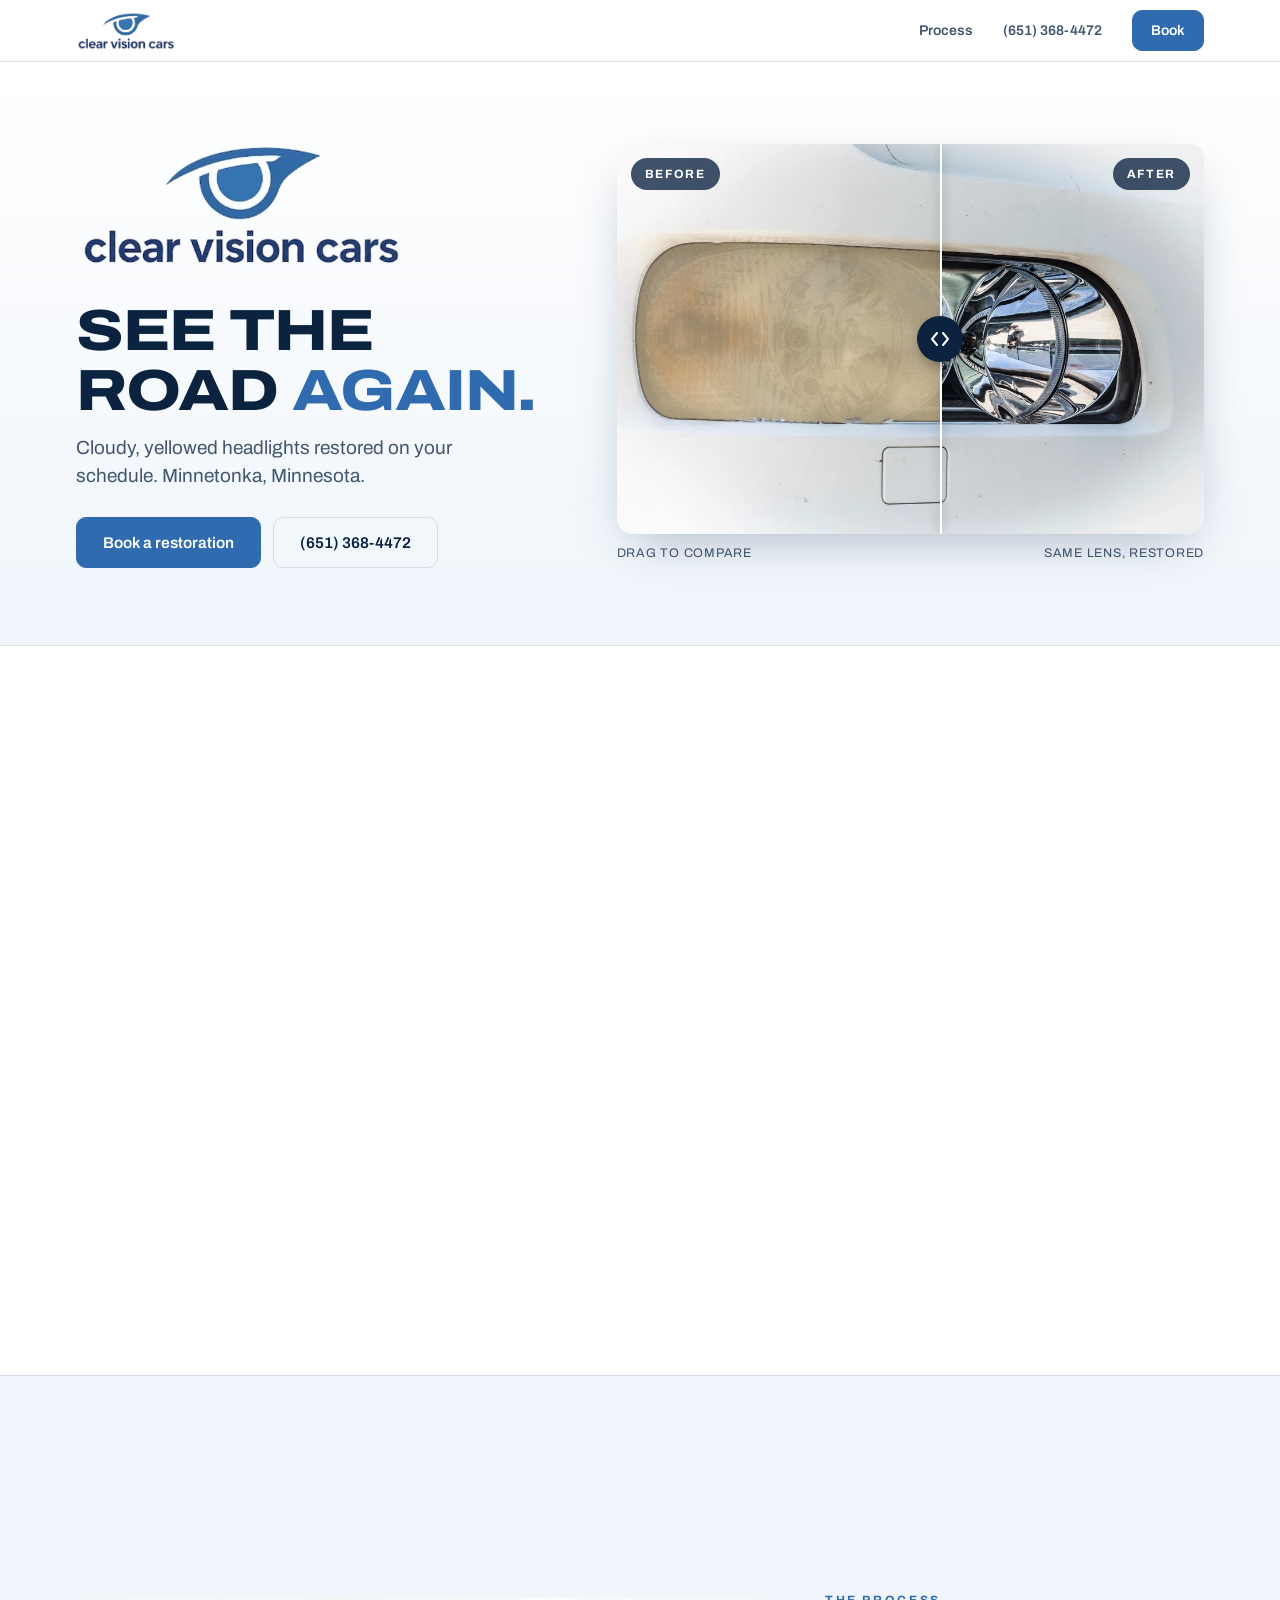
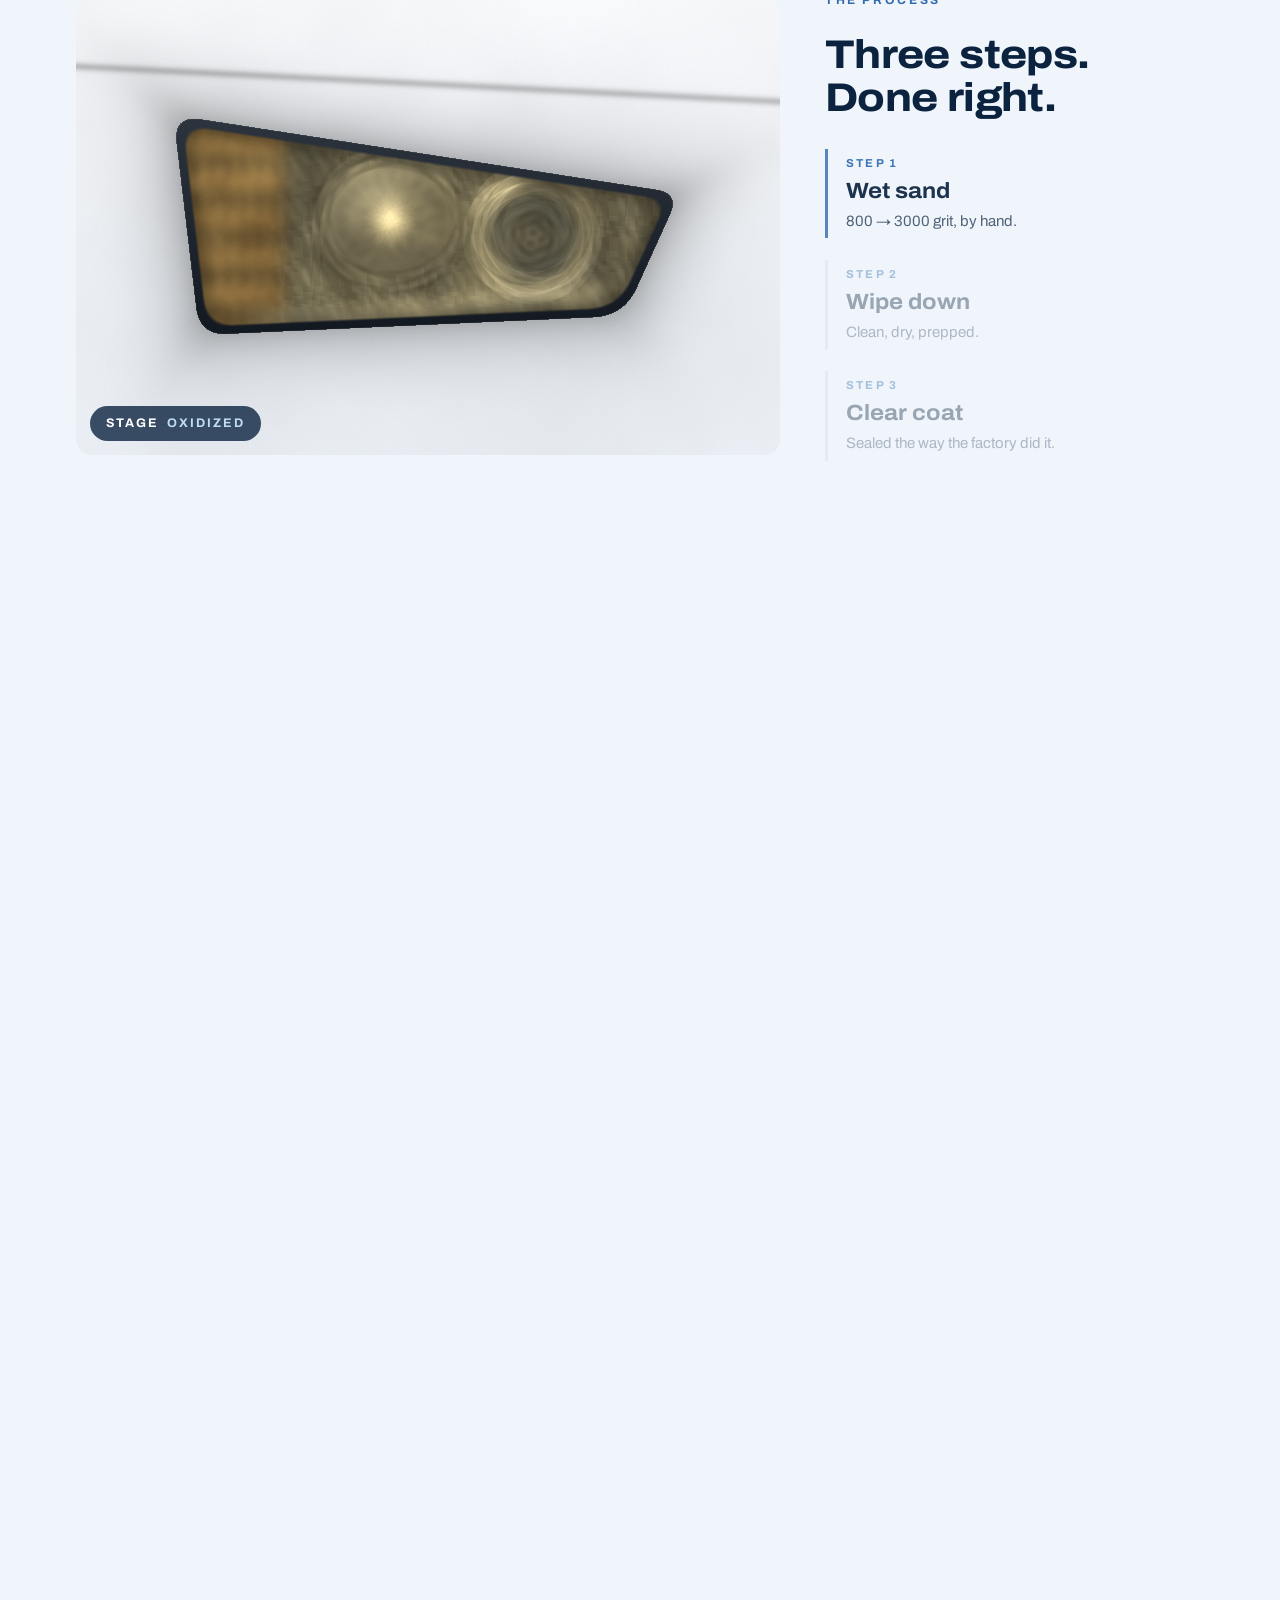
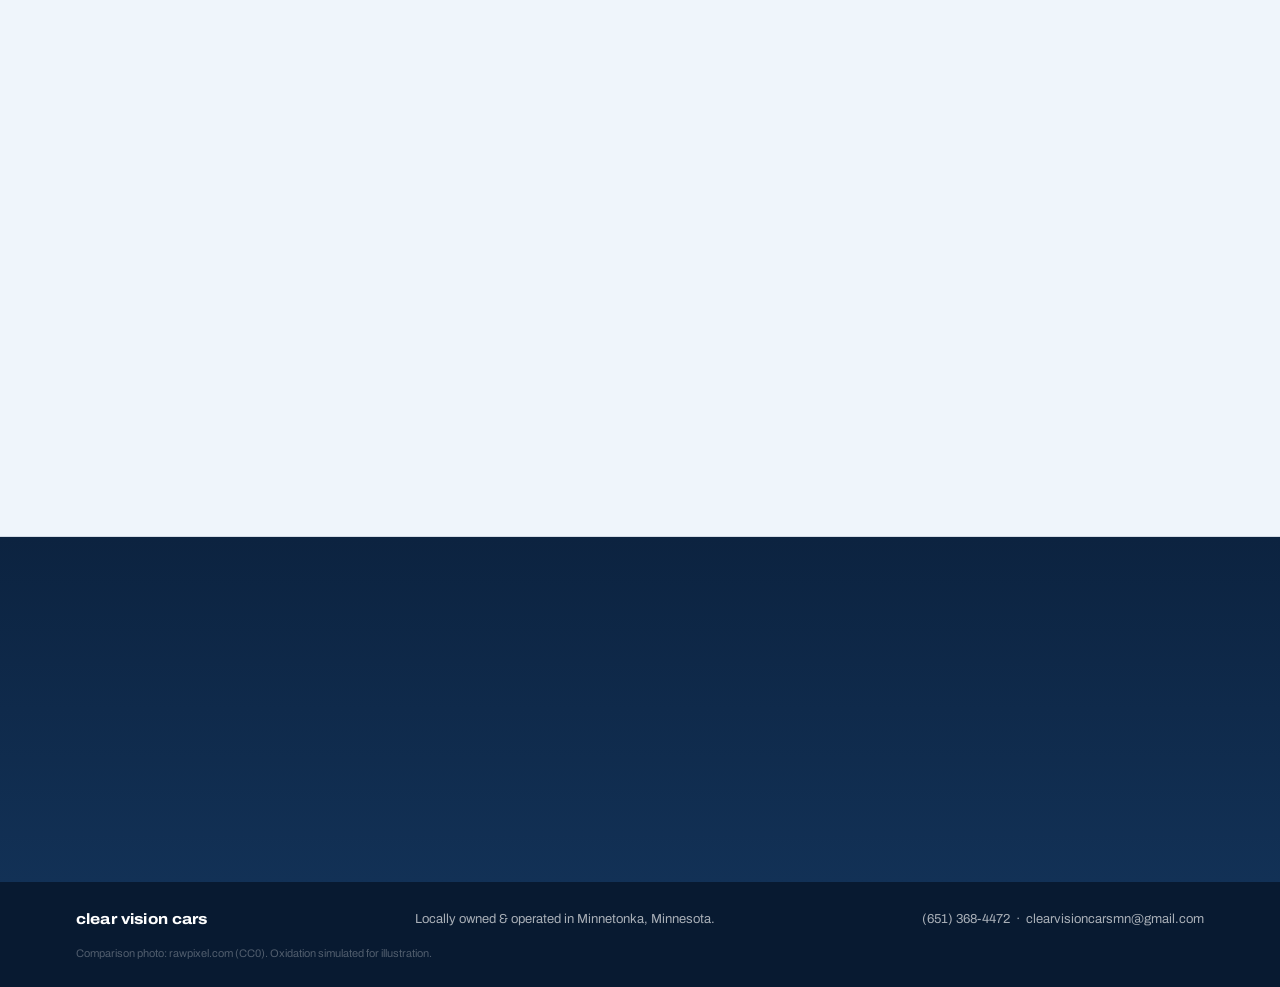
<file: public/index.html>
<!doctype html>
<html lang="en">
<head>
  <meta charset="utf-8">
  <meta name="viewport" content="width=device-width, initial-scale=1">
  <meta http-equiv="refresh" content="0; url=./clear-vision-cars/">
  <title>Clear Vision Cars</title>
  <link rel="canonical" href="./clear-vision-cars/">
</head>
<body>
  <p><a href="./clear-vision-cars/">Clear Vision Cars</a></p>
</body>
</html>
</file>
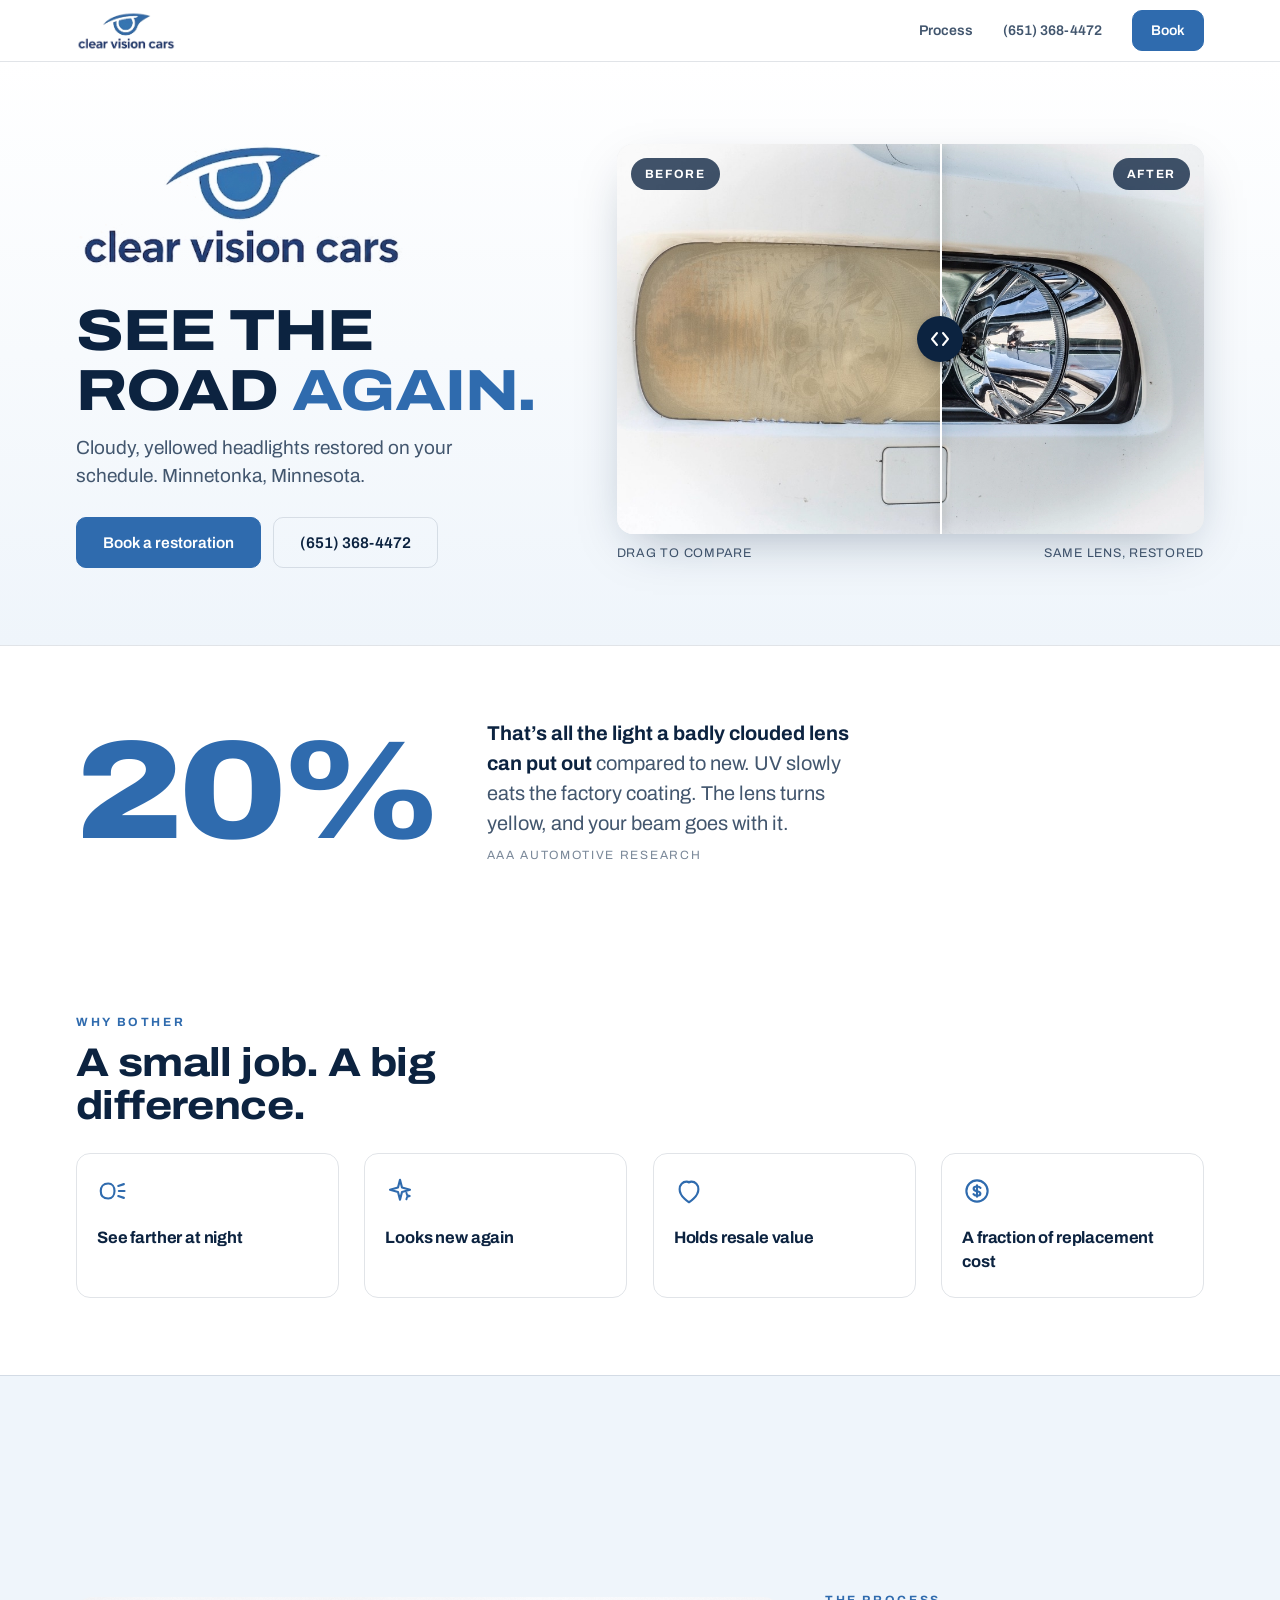
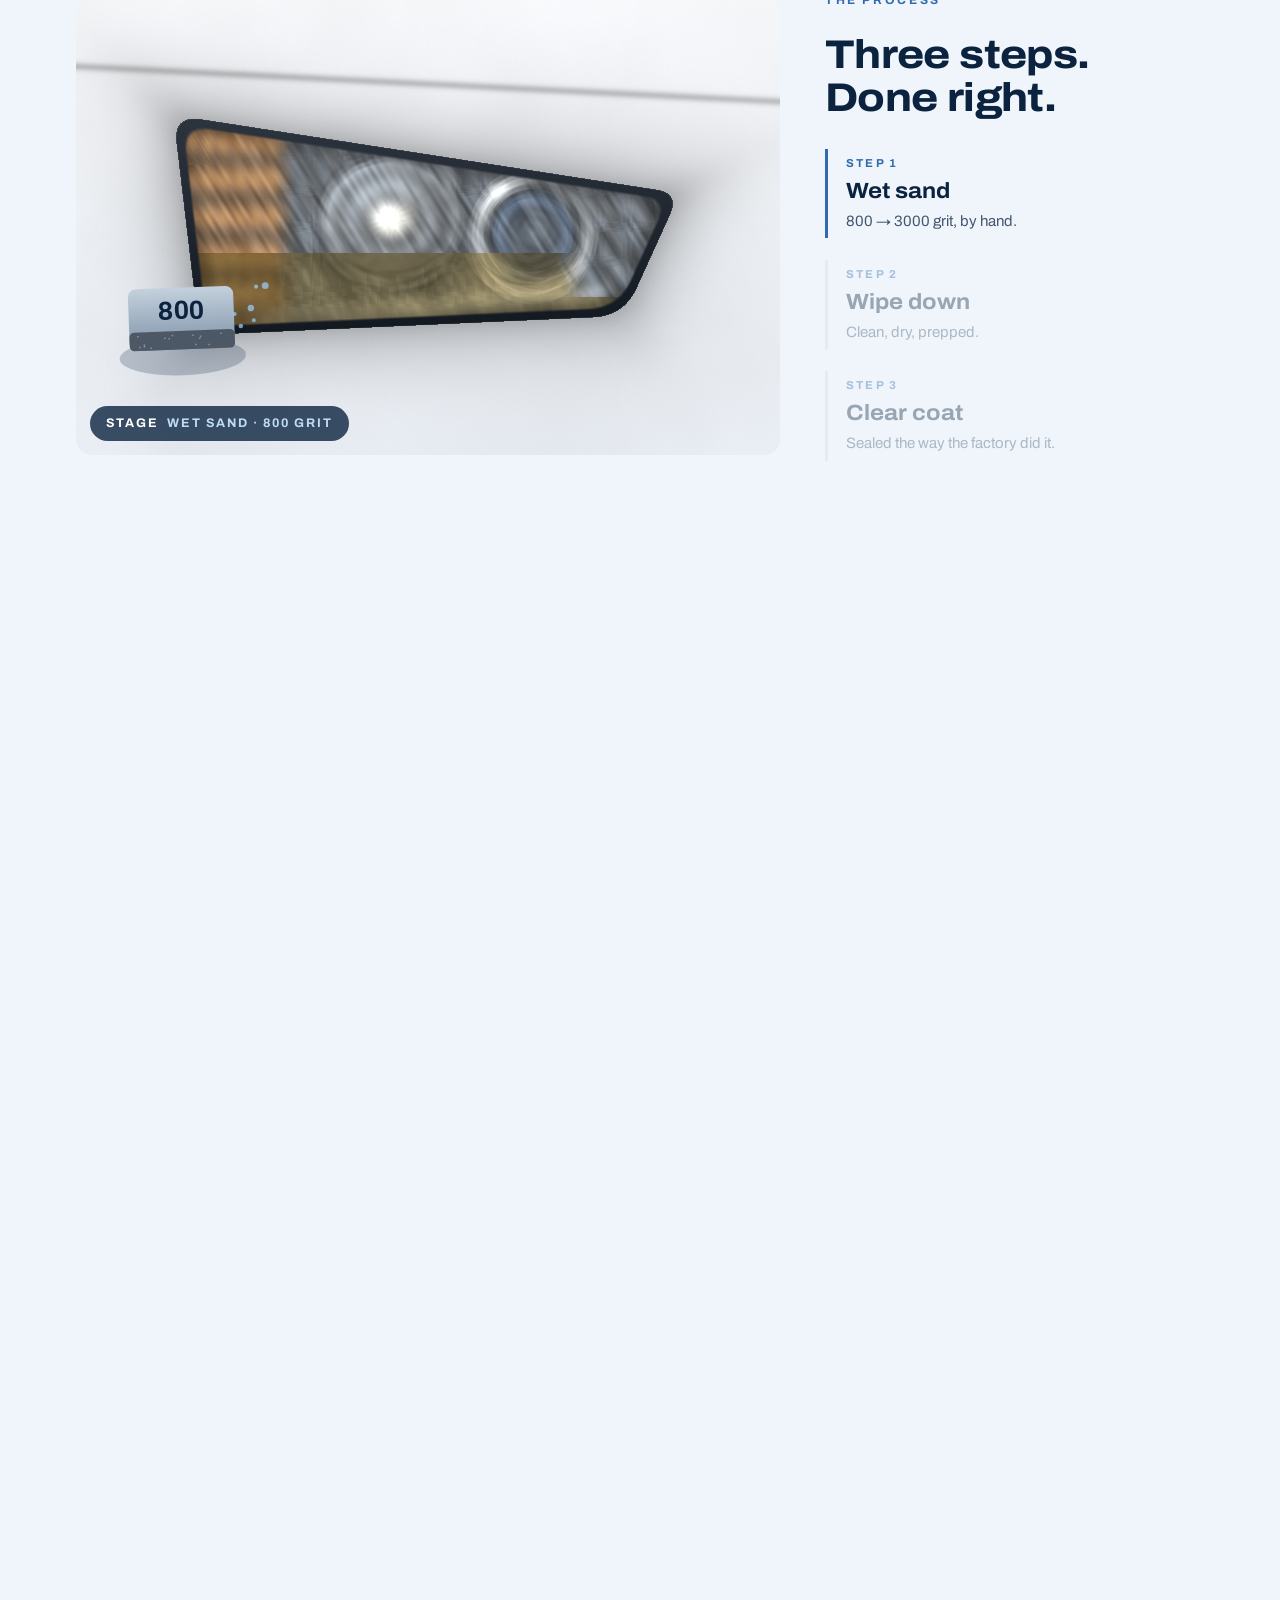
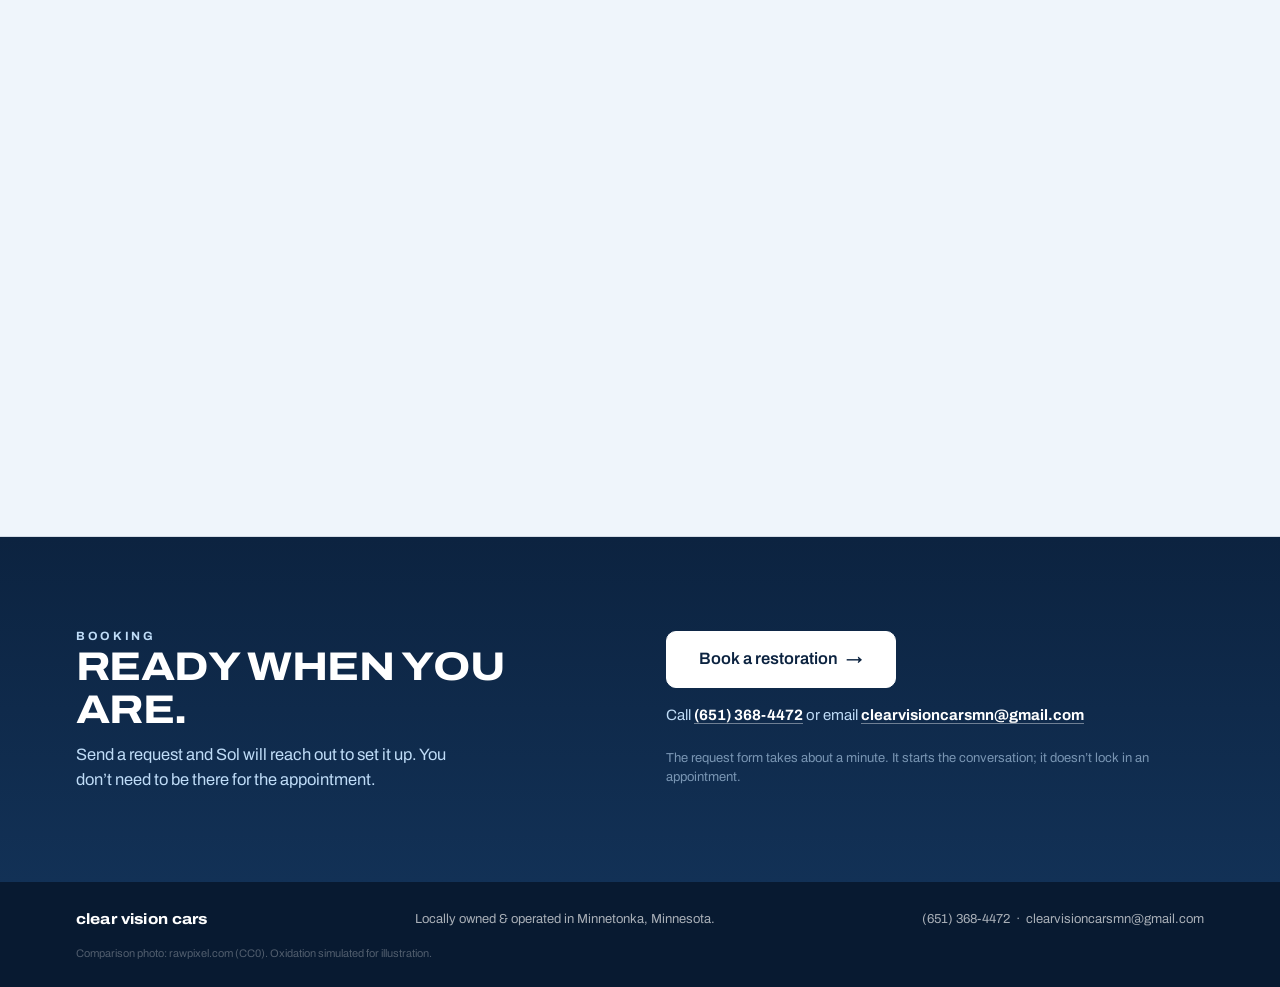
<file: public/clear-vision-cars/index.html>
<!doctype html>
<html lang="en">
<head>
<meta charset="utf-8">
<meta name="viewport" content="width=device-width, initial-scale=1">
<title>Clear Vision Cars — Headlight Restoration · Minnetonka, MN</title>
<meta name="description" content="Headlight restoration in Minnetonka, Minnesota. Wet-sanded 800 to 3000 grit, wiped down, sealed with a fresh clear coat. Book in a minute.">
<link rel="icon" href="assets/logo.png">
<link rel="preconnect" href="https://fonts.googleapis.com">
<link rel="preconnect" href="https://fonts.gstatic.com" crossorigin>
<link href="https://fonts.googleapis.com/css2?family=Archivo:ital,wdth,wght@0,62..125,100..900;1,62..125,100..900&display=swap" rel="stylesheet">
<style>
:root{
  --bg:#FFFFFF; --bg2:#EFF5FB; --ink:#0C2340; --ink2:#42566E; --line:rgba(12,35,64,.12);
  --blue:#2F6BAE; --blue2:#1E4E86; --navy:#0C2340; --ice:#BFDCF7;
  --sans:"Archivo", "Segoe UI", system-ui, sans-serif;
}
*{margin:0;padding:0;box-sizing:border-box}
html{scroll-behavior:smooth}
body{background:var(--bg);color:var(--ink);font-family:var(--sans);font-size:16.5px;line-height:1.5;
  -webkit-font-smoothing:antialiased}
::selection{background:var(--blue);color:#fff}
a{color:inherit}
img{display:block}
.btn{display:inline-flex;align-items:center;gap:8px;background:var(--blue);color:#fff;text-decoration:none;
  font-weight:600;font-size:15.5px;padding:13px 26px;border-radius:10px;border:1.5px solid var(--blue);
  transition:background .2s,border-color .2s,transform .15s}
.btn:hover{background:var(--blue2);border-color:var(--blue2);transform:translateY(-1px)}
.btn.ghost{background:transparent;color:var(--ink);border-color:var(--line)}
.btn.ghost:hover{background:var(--bg2);transform:translateY(-1px)}
.kick{font-size:12px;font-weight:700;letter-spacing:.22em;text-transform:uppercase;color:var(--blue)}
h2{font-weight:750;font-stretch:112%;font-size:clamp(26px,3.4vw,40px);letter-spacing:-.015em;line-height:1.08}

/* header */
header{position:sticky;top:0;z-index:50;background:rgba(255,255,255,.92);backdrop-filter:blur(8px);
  border-bottom:1px solid var(--line)}
.hwrap{max-width:1200px;margin:0 auto;padding:10px clamp(16px,3vw,36px);display:flex;align-items:center;gap:18px}
.hlogo img{height:40px;width:auto}
header nav{margin-left:auto;display:flex;align-items:center;gap:clamp(14px,2.4vw,30px)}
header nav a{font-size:14px;font-weight:600;text-decoration:none;color:var(--ink2)}
header nav a:hover{color:var(--blue)}
header nav .btn{padding:9px 18px;font-size:14px}
@media (max-width:680px){ header nav a:not(.btn){display:none} }

/* hero */
.hero{background:linear-gradient(180deg,#FFFFFF 0%,#EFF5FB 100%);border-bottom:1px solid var(--line)}
.hgrid{max-width:1200px;margin:0 auto;padding:clamp(36px,6vw,84px) clamp(16px,3vw,36px);
  display:grid;grid-template-columns:5fr 6fr;gap:clamp(28px,4vw,64px);align-items:center}
@media (max-width:900px){ .hgrid{grid-template-columns:1fr} }
.hero .biglogo{width:clamp(230px,26vw,330px);height:auto;margin-bottom:clamp(18px,3vw,30px)}
h1{font-weight:800;font-stretch:118%;font-size:clamp(34px,4.6vw,58px);letter-spacing:-.02em;line-height:1.02;
  text-transform:uppercase}
h1 span{color:var(--blue)}
.hero p.sub{margin-top:14px;font-size:clamp(16px,1.5vw,19px);color:var(--ink2);max-width:38ch}
.hcta{margin-top:26px;display:flex;flex-wrap:wrap;gap:12px;align-items:center}

/* before/after slider */
.ba{position:relative;border-radius:16px;overflow:hidden;box-shadow:0 18px 50px -18px rgba(12,35,64,.35);
  user-select:none;-webkit-user-select:none;touch-action:pan-y;background:#dfe6ee}
.ba img.after{width:100%;height:auto;aspect-ratio:1024/679;object-fit:cover;pointer-events:none}
.ba .bwrap{position:absolute;top:0;left:0;height:100%;width:55%;overflow:hidden;pointer-events:none}
.ba .bwrap img{height:100%;width:auto;max-width:none;display:block}
.ba .chip{position:absolute;top:14px;z-index:3;background:rgba(12,35,64,.78);color:#fff;font-size:12px;
  font-weight:700;letter-spacing:.14em;padding:7px 14px;border-radius:999px;pointer-events:none}
.ba .chip.b{left:14px}
.ba .chip.a{right:14px}
.ba .div{position:absolute;top:0;bottom:0;width:2.5px;background:#fff;z-index:2;
  box-shadow:0 0 12px rgba(0,0,0,.4);pointer-events:none}
.ba .knob{position:absolute;top:50%;z-index:3;width:46px;height:46px;border-radius:50%;background:var(--navy);
  transform:translate(-50%,-50%);display:flex;align-items:center;justify-content:center;color:#fff;
  box-shadow:0 4px 14px rgba(0,0,0,.35);cursor:ew-resize;pointer-events:none}
.ba::after{content:"";position:absolute;inset:0;cursor:ew-resize}
.bacap{margin-top:10px;font-size:12.5px;color:var(--ink2);letter-spacing:.06em;text-transform:uppercase;
  display:flex;justify-content:space-between}

/* stat band */
.stat{background:var(--bg)}
.statwrap{max-width:1200px;margin:0 auto;padding:clamp(40px,6vw,72px) clamp(16px,3vw,36px);
  display:flex;flex-wrap:wrap;align-items:center;gap:clamp(20px,4vw,54px)}
.statwrap .n{font-weight:850;font-stretch:120%;font-size:clamp(72px,11vw,140px);line-height:.9;
  letter-spacing:-.03em;color:var(--blue);flex-shrink:0}
.statwrap p{font-size:clamp(16px,1.6vw,20px);color:var(--ink2);max-width:34ch}
.statwrap p b{color:var(--ink)}
.statwrap .src{display:block;margin-top:8px;font-size:12px;letter-spacing:.14em;text-transform:uppercase;color:var(--ink2);opacity:.7}

/* process */
#process{background:var(--bg2);border-top:1px solid var(--line);border-bottom:1px solid var(--line)}
.proc{position:relative;height:440vh}
.psticky{position:sticky;top:0;height:100vh;height:100svh;display:flex;align-items:center;overflow:hidden}
.pinner{width:100%;max-width:1200px;margin:0 auto;padding:0 clamp(16px,3vw,36px);
  display:grid;grid-template-columns:13fr 7fr;gap:clamp(20px,3.5vw,56px);align-items:center}
.stagewrap{position:relative}
#lens,#tools{width:100%;aspect-ratio:16/10.4;display:block;max-height:66vh;border-radius:16px}
#tools{position:absolute;inset:0;pointer-events:none}
.stagechip{position:absolute;left:14px;bottom:14px;background:rgba(12,35,64,.8);color:#fff;
  font-size:12.5px;font-weight:700;letter-spacing:.16em;padding:8px 16px;border-radius:999px;pointer-events:none}
.stagechip b{color:var(--ice);font-weight:700}
.psteps{display:flex;flex-direction:column;gap:clamp(14px,2.4vh,26px)}
.pk{margin-bottom:2px}
.psteps h2{margin-bottom:8px}
.pstep{border-left:3px solid var(--line);padding:6px 0 6px 18px;opacity:.38;transition:opacity .4s,border-color .4s}
.pstep.on{opacity:1;border-color:var(--blue)}
.pstep .sn{font-size:11.5px;font-weight:700;letter-spacing:.2em;color:var(--blue)}
.pstep h3{font-weight:700;font-stretch:108%;font-size:clamp(17px,1.8vw,22px);margin:3px 0 2px}
.pstep p{color:var(--ink2);font-size:15px}
@media (max-width:900px){
  .pinner{grid-template-columns:1fr;gap:14px;align-content:center}
  #lens,#tools{max-height:40vh;aspect-ratio:16/10.4}
  .psteps h2{font-size:22px}
  .pstep p{font-size:13.5px}
}

/* benefits */
.why{background:var(--bg)}
.whywrap{max-width:1200px;margin:0 auto;padding:clamp(44px,6vw,80px) clamp(16px,3vw,36px)}
.wgrid{display:grid;grid-template-columns:repeat(4,1fr);gap:clamp(14px,2vw,28px);margin-top:26px}
@media (max-width:820px){ .wgrid{grid-template-columns:repeat(2,1fr)} }
.w{border:1px solid var(--line);border-radius:14px;padding:22px 20px;transition:border-color .2s,transform .2s,box-shadow .2s}
.w:hover{border-color:var(--blue);transform:translateY(-3px);box-shadow:0 12px 30px -16px rgba(12,35,64,.3)}
.w svg{width:30px;height:30px;stroke:var(--blue);fill:none;stroke-width:1.7;stroke-linecap:round;stroke-linejoin:round;margin-bottom:12px}
.w h3{font-weight:700;font-size:16.5px;letter-spacing:-.01em}

/* booking */
#book{background:linear-gradient(180deg,#0C2340,#123156)}
.bwrap2{max-width:1200px;margin:0 auto;padding:clamp(50px,7vw,96px) clamp(16px,3vw,36px);
  display:grid;grid-template-columns:1fr 1fr;gap:clamp(24px,4vw,60px);align-items:center;color:#fff}
@media (max-width:820px){ .bwrap2{grid-template-columns:1fr} }
#book h2{color:#fff;text-transform:uppercase;font-stretch:116%}
#book p{color:var(--ice);margin-top:12px;font-size:16.5px;max-width:44ch}
#book .btn{background:#fff;color:var(--navy);border-color:#fff;font-size:16.5px;padding:15px 32px}
#book .btn:hover{background:var(--ice);border-color:var(--ice)}
#book .call{margin-top:16px;font-size:15px;color:var(--ice)}
#book .call a{color:#fff;font-weight:700;text-decoration:none;border-bottom:1.5px solid rgba(255,255,255,.4)}
#book .call a:hover{border-color:#fff}
#book .fine{margin-top:22px;font-size:13px;color:rgba(191,220,247,.6)}

/* footer */
footer{background:#081A31;color:rgba(255,255,255,.65)}
.fwrap{max-width:1200px;margin:0 auto;padding:26px clamp(16px,3vw,36px);display:flex;flex-wrap:wrap;
  justify-content:space-between;align-items:center;gap:10px;font-size:13px}
.fmark{font-weight:750;font-stretch:112%;color:#fff;font-size:15px;letter-spacing:.01em}
footer a{color:inherit;text-decoration:none}
footer a:hover{color:#fff}
.fcontact a{white-space:nowrap}
.fcredit{width:100%;font-size:11px;opacity:.45;margin-top:4px}
#pyro{cursor:default}

/* reveal */
.rv{opacity:0;transform:translateY(14px);transition:opacity .7s ease,transform .7s ease}
.rv.in{opacity:1;transform:none}
@media (prefers-reduced-motion:reduce){ html{scroll-behavior:auto} .rv{transition:none;opacity:1;transform:none} }

#fw{position:fixed;inset:0;z-index:200;pointer-events:none;display:none}
</style>
</head>
<body>

<header>
  <div class="hwrap">
    <a class="hlogo" href="#top" aria-label="Clear Vision Cars"><img src="assets/logo.png" alt="Clear Vision Cars"></a>
    <nav>
      <a href="#process">Process</a>
      <a href="tel:+16513684472">(651) 368-4472</a>
      <a class="btn" href="https://docs.google.com/forms/d/e/1FAIpQLSciSpZyI2kTbDq9lTqUa61PR_cCRKOzuXVrTm6bC0Iv6xuK6Q/viewform" target="_blank" rel="noopener">Book</a>
    </nav>
  </div>
</header>

<section class="hero" id="top">
  <div class="hgrid">
    <div>
      <img class="biglogo" src="assets/logo.png" alt="Clear Vision Cars — headlight restoration">
      <h1>See the road <span>again.</span></h1>
      <p class="sub">Cloudy, yellowed headlights restored on your schedule. Minnetonka, Minnesota.</p>
      <div class="hcta">
        <a class="btn" href="https://docs.google.com/forms/d/e/1FAIpQLSciSpZyI2kTbDq9lTqUa61PR_cCRKOzuXVrTm6bC0Iv6xuK6Q/viewform" target="_blank" rel="noopener">Book a restoration</a>
        <a class="btn ghost" href="tel:+16513684472">(651) 368-4472</a>
      </div>
    </div>
    <div>
      <div class="ba" id="ba" aria-label="Before and after comparison — drag to compare">
        <img class="after" id="baAfter" src="assets/headlight-after.jpg" alt="Restored headlight">
        <div class="bwrap" id="baWrap"><img src="assets/headlight-before.jpg" alt="Oxidized headlight before restoration"></div>
        <div class="chip b">BEFORE</div>
        <div class="chip a">AFTER</div>
        <div class="div" id="baDiv"></div>
        <div class="knob" id="baKnob">
          <svg width="20" height="20" viewBox="0 0 20 20" fill="none" stroke="#fff" stroke-width="2" stroke-linecap="round" stroke-linejoin="round"><path d="M7 4 L2 10 L7 16"/><path d="M13 4 L18 10 L13 16"/></svg>
        </div>
      </div>
      <div class="bacap"><span>Drag to compare</span><span>Same lens, restored</span></div>
    </div>
  </div>
</section>

<section class="stat">
  <div class="statwrap">
    <div class="n rv">20%</div>
    <p class="rv"><b>That&rsquo;s all the light a badly clouded lens can put out</b> compared to new.
    UV slowly eats the factory coating. The lens turns yellow, and your beam goes with it.
    <span class="src">AAA Automotive Research</span></p>
  </div>
</section>

<section class="why">
  <div class="whywrap">
    <div class="kick rv">Why bother</div>
    <h2 class="rv" style="margin-top:10px;max-width:18ch">A small job. A big difference.</h2>
    <div class="wgrid">
      <div class="w rv">
        <svg viewBox="0 0 24 24"><path d="M9 6 C5 6 3 8.5 3 12 C3 15.5 5 18 9 18 C12 18 14 15.5 14 12 C14 8.5 12 6 9 6 Z"/><path d="M17 8 L21.5 6.5"/><path d="M17.5 12 L22 12"/><path d="M17 16 L21.5 17.5"/></svg>
        <h3>See farther at night</h3>
      </div>
      <div class="w rv">
        <svg viewBox="0 0 24 24"><path d="M12 3 L13.6 9.2 L20 11 L13.6 12.8 L12 19 L10.4 12.8 L4 11 L10.4 9.2 Z"/><path d="M19 17 L19.7 19.3 L22 20 L19.7 20.7 L19 23"  transform="translate(0,-2) scale(0.9)"/></svg>
        <h3>Looks new again</h3>
      </div>
      <div class="w rv">
        <svg viewBox="0 0 24 24"><path d="M12 21 C12 21 4.5 16.5 4.5 10.5 C4.5 7 7 4.5 10 4.5 C11 4.5 11.7 4.8 12 5.2 C12.3 4.8 13 4.5 14 4.5 C17 4.5 19.5 7 19.5 10.5 C19.5 16.5 12 21 12 21 Z" transform="rotate(0)" /></svg>
        <h3>Holds resale value</h3>
      </div>
      <div class="w rv">
        <svg viewBox="0 0 24 24"><circle cx="12" cy="12" r="8.5"/><path d="M12 7.5 L12 16.5"/><path d="M14.8 9.5 C14.8 9.5 14 8.4 12 8.4 C10 8.4 9.3 9.4 9.3 10.2 C9.3 12.9 14.7 11.4 14.7 13.9 C14.7 14.9 13.8 15.7 12 15.7 C10 15.7 9.2 14.5 9.2 14.5"/></svg>
        <h3>A fraction of replacement cost</h3>
      </div>
    </div>
  </div>
</section>

<section id="process">
  <div class="proc" id="procroot">
    <div class="psticky">
      <div class="pinner">
        <div class="stagewrap">
          <canvas id="lens" aria-label="Animation of a headlight being wet-sanded, wiped down, and clear-coated as you scroll"></canvas>
          <canvas id="tools" aria-hidden="true"></canvas>
          <div class="stagechip">STAGE&ensp;<b id="stagelab">OXIDIZED</b></div>
        </div>
        <div class="psteps">
          <div class="kick pk">The process</div>
          <h2>Three steps.<br>Done right.</h2>
          <div class="pstep" id="ps0">
            <div class="sn">STEP 1</div>
            <h3>Wet sand</h3>
            <p>800 &rarr; 3000 grit, by hand.</p>
          </div>
          <div class="pstep" id="ps1">
            <div class="sn">STEP 2</div>
            <h3>Wipe down</h3>
            <p>Clean, dry, prepped.</p>
          </div>
          <div class="pstep" id="ps2">
            <div class="sn">STEP 3</div>
            <h3>Clear coat</h3>
            <p>Sealed the way the factory did it.</p>
          </div>
        </div>
      </div>
    </div>
  </div>
</section>

<section id="book">
  <div class="bwrap2">
    <div class="rv">
      <div class="kick" style="color:var(--ice)">Booking</div>
      <h2>Ready when you are.</h2>
      <p>Send a request and Sol will reach out to set it up. You don&rsquo;t need to be there for the appointment.</p>
    </div>
    <div class="rv">
      <a class="btn" href="https://docs.google.com/forms/d/e/1FAIpQLSciSpZyI2kTbDq9lTqUa61PR_cCRKOzuXVrTm6bC0Iv6xuK6Q/viewform" target="_blank" rel="noopener">Book a restoration&ensp;&rarr;</a>
      <div class="call">Call <a href="tel:+16513684472">(651) 368-4472</a> or email <a href="mailto:clearvisioncarsmn@gmail.com">clearvisioncarsmn@gmail.com</a></div>
      <div class="fine">The request form takes about a minute. It starts the conversation; it doesn&rsquo;t lock in an appointment.</div>
    </div>
  </div>
</section>

<footer>
  <div class="fwrap">
    <span class="fmark">clear vision cars</span>
    <span>Locally owned &amp; operated in Minnetonka, Minnesota<span id="pyro">.</span></span>
    <span class="fcontact"><a href="tel:+16513684472">(651) 368-4472</a> &nbsp;·&nbsp; <a href="mailto:clearvisioncarsmn@gmail.com">clearvisioncarsmn@gmail.com</a></span>
    <span class="fcredit">Comparison photo: rawpixel.com (CC0). Oxidation simulated for illustration.</span>
  </div>
</footer>

<canvas id="fw"></canvas>

<script>
(function(){
'use strict';

var REDUCED = window.matchMedia('(prefers-reduced-motion: reduce)').matches;
function clamp(x,a,b){ return x<a?a:(x>b?b:x); }
function lerp(a,b,t){ return a+(b-a)*t; }

/* ============ before/after slider ============ */
/* The BEFORE image is pre-baked from the AFTER photo by tools-bake-oxidation.ps1.
   Swap assets/headlight-before.jpg + headlight-after.jpg for real job photos any time. */
function initBA(){
  var ba = document.getElementById('ba');
  var wrap = document.getElementById('baWrap');
  var divl = document.getElementById('baDiv');
  var knob = document.getElementById('baKnob');
  var pos = 0.55;

  function set(p){
    pos = clamp(p, 0.02, 0.98);
    wrap.style.width = (pos*100)+'%';
    divl.style.left = (pos*100)+'%';
    knob.style.left = (pos*100)+'%';
  }
  function fromEvent(e){
    var r = ba.getBoundingClientRect();
    set((e.clientX - r.left)/r.width);
  }
  var drag = false;
  ba.addEventListener('pointerdown', function(e){ drag=true; ba.setPointerCapture(e.pointerId); fromEvent(e); });
  ba.addEventListener('pointermove', function(e){ if(drag) fromEvent(e); });
  window.addEventListener('pointerup', function(){ drag=false; });
  ba.tabIndex = 0;
  ba.addEventListener('keydown', function(e){
    if(e.key==='ArrowLeft'){ set(pos-0.04); e.preventDefault(); }
    if(e.key==='ArrowRight'){ set(pos+0.04); e.preventDefault(); }
  });
  set(pos);
}

/* ============ GL helpers ============ */
function compileShader(gl, type, src, name){
  var s = gl.createShader(type);
  gl.shaderSource(s, src); gl.compileShader(s);
  if(!gl.getShaderParameter(s, gl.COMPILE_STATUS)){ console.error('[shader '+name+']', gl.getShaderInfoLog(s)); return null; }
  return s;
}
function makeProgram(gl, fsSrc, name){
  var vsSrc = '#version 300 es\nlayout(location=0) in vec2 p; out vec2 v_uv;\nvoid main(){ v_uv = p*0.5+0.5; gl_Position = vec4(p,0.0,1.0); }';
  var vs = compileShader(gl, gl.VERTEX_SHADER, vsSrc, name+'.vs');
  var fs = compileShader(gl, gl.FRAGMENT_SHADER, fsSrc, name+'.fs');
  if(!vs||!fs) return null;
  var pr = gl.createProgram();
  gl.attachShader(pr,vs); gl.attachShader(pr,fs); gl.linkProgram(pr);
  if(!gl.getProgramParameter(pr, gl.LINK_STATUS)){ console.error('[link '+name+']', gl.getProgramInfoLog(pr)); return null; }
  return pr;
}
var NOISE = [
'float hash12(vec2 p){ vec3 p3 = fract(vec3(p.xyx)*0.1031); p3 += dot(p3, p3.yzx+33.33); return fract((p3.x+p3.y)*p3.z); }',
'float vnoise(vec2 p){ vec2 i=floor(p), f=fract(p); f=f*f*(3.0-2.0*f);',
'  float a=hash12(i), b=hash12(i+vec2(1,0)), c=hash12(i+vec2(0,1)), d=hash12(i+vec2(1,1));',
'  return mix(mix(a,b,f.x), mix(c,d,f.x), f.y); }',
'float fbm(vec2 p){ float v=0.0, a=0.5; for(int i=0;i<4;i++){ v+=a*vnoise(p); p=p*2.03+vec2(17.3,9.1); a*=0.5; } return v; }'
].join('\n');

/* serpentine path constants — MUST match shader */
var PATH = { yTop:0.46, yBot:-0.50, x0:-1.10, x1:1.06, rowsSand:5, rowsWipe:3 };
function rowPos(pr, N){
  pr = clamp(pr, 0.0001, 0.9999);
  var rp = pr*N, r = Math.floor(rp), f = rp - r;
  var even = (r%2===0);
  var x = even ? PATH.x0 + (PATH.x1-PATH.x0)*f : PATH.x1 - (PATH.x1-PATH.x0)*f;
  var rowH = (PATH.yTop-PATH.yBot)/N;
  var y = PATH.yTop - (r+0.5)*rowH;
  return {x:x, y:y, row:r, f:f, dir: even?1:-1};
}

/* ============ headlight process shader ============ */
var LENS_FS = '#version 300 es\nprecision highp float;\nin vec2 v_uv; out vec4 o;\n'
+'uniform float u_time; uniform vec2 u_res; uniform vec2 u_tilt;\n'
+'uniform float u_c1; uniform float u_c2; uniform float u_c3; uniform float u_c4; uniform float u_on;\n'
+'uniform vec3 u_tool;\n'
+ NOISE + '\n'
+'float smax(float a, float b, float k){ float h = clamp(0.5+0.5*(b-a)/k, 0.0, 1.0); return mix(a,b,h) + k*h*(1.0-h); }\n'
+'float hp(vec2 p, vec2 q, vec2 n){ return dot(p-q, normalize(n)); }\n'
+'float lensSDF(vec2 p){\n'
+'  float d = hp(p, vec2(-1.05,0.42), vec2(0.32,2.07));\n'
+'  d = smax(d, hp(p, vec2(1.02,0.10), vec2(0.44,-0.20)), 0.10);\n'
+'  d = smax(d, hp(p, vec2(0.82,-0.34), vec2(0.08,-1.77)), 0.12);\n'
+'  d = smax(d, hp(p, vec2(-1.05,0.42), vec2(-0.84,-0.10)), 0.12);\n'
+'  return d - 0.055;\n'
+'}\n'
+'float covRows(vec2 p, float pr, float N){\n'
+'  if(pr <= 0.0) return 0.0;\n'
+'  if(pr >= 1.0) return 1.0;\n'
+'  float yTop=0.46; float yBot=-0.50; float x0=-1.10; float x1=1.06;\n'
+'  float rowH = (yTop-yBot)/N;\n'
+'  float ri = floor((yTop - p.y)/rowH);\n'
+'  float rp = pr*N; float rc = floor(rp); float f = fract(rp);\n'
+'  float even = mod(rc,2.0);\n'
+'  float xe = mix(mix(x0,x1,f), mix(x1,x0,f), even);\n'
+'  xe += (vnoise(p*7.0+3.0)-0.5)*0.07;\n'
+'  if(ri < rc - 0.5) return 1.0;\n'
+'  if(ri > rc + 0.5) return 0.0;\n'
+'  if(even < 0.5) return 1.0 - smoothstep(xe-0.08, xe+0.05, p.x);\n'
+'  return smoothstep(xe-0.05, xe+0.08, p.x);\n'
+'}\n'
+'vec3 interiorCol(vec2 p, vec2 tilt, float on){\n'
+'  vec2 ip = p + tilt*0.05;\n'
+'  vec3 col = mix(vec3(0.05,0.07,0.10), vec3(0.13,0.16,0.20), clamp(0.55+0.5*ip.y,0.0,1.0));\n'
+'  vec2 gc = ip*vec2(8.0,6.5);\n'
+'  vec2 gi = floor(gc); vec2 gf = fract(gc)-0.5;\n'
+'  float fh = hash12(gi);\n'
+'  float facet = 0.5+0.5*sin((gf.x*1.4+gf.y)*4.0 + fh*6.2831 + 0.6);\n'
+'  float fspec = pow(facet, 3.0);\n'
+'  col = mix(col, vec3(0.40,0.46,0.54)*(0.35+0.9*fspec) + vec3(0.08), 0.5);\n'
+'  col += vec3(0.5,0.6,0.72)*fspec*fh*0.22;\n'
+'  float rib = 0.5+0.5*sin(ip.x*90.0);\n'
+'  float amberM = smoothstep(-0.58,-0.68,ip.x);\n'
+'  vec3 amber = mix(vec3(0.55,0.22,0.03), vec3(0.98,0.55,0.10), 0.35+0.5*rib);\n'
+'  col = mix(col, amber*(0.72+0.28*sin(ip.y*38.0)), amberM*0.92);\n'
+'  vec2 rc2 = ip - vec2(-0.16,0.03);\n'
+'  float rr = length(rc2*vec2(1.0,1.12));\n'
+'  float ang = atan(rc2.y, rc2.x);\n'
+'  float bowlM = smoothstep(0.315,0.295,rr);\n'
+'  float rings = 0.5+0.5*sin(rr*52.0-1.0);\n'
+'  float spokes = 0.5+0.5*sin(ang*16.0);\n'
+'  float shade = 0.32 + 0.45*rings*(0.55+0.45*spokes) + 0.35*clamp(dot(normalize(rc2+vec2(0.0001)), vec2(-0.5,0.8)),0.0,1.0);\n'
+'  vec3 bowl = vec3(0.60,0.66,0.74)*shade;\n'
+'  bowl += vec3(1.0,0.92,0.75)*exp(-rr*rr*160.0)*(0.9+1.7*on);\n'
+'  col = mix(col, bowl, bowlM);\n'
+'  col = mix(col, vec3(0.09,0.11,0.14), clamp(smoothstep(0.335,0.315,rr)-bowlM,0.0,1.0));\n'
+'  vec2 pc = ip - vec2(0.46,-0.03);\n'
+'  float pr2 = length(pc);\n'
+'  float ringM = clamp(smoothstep(0.27,0.262,pr2) - smoothstep(0.218,0.21,pr2), 0.0, 1.0);\n'
+'  vec3 ring = vec3(0.75,0.80,0.86)*(0.45+0.55*clamp(0.5-pc.y*2.2,0.0,1.0));\n'
+'  ring += vec3(1.0)*pow(clamp(dot(normalize(pc+vec2(0.0001)), vec2(-0.6,0.8)),0.0,1.0), 6.0)*0.7;\n'
+'  col = mix(col, ring, ringM);\n'
+'  col = mix(col, vec3(0.05,0.06,0.08), clamp(smoothstep(0.218,0.19,pr2)-smoothstep(0.178,0.17,pr2),0.0,1.0));\n'
+'  float glassM = smoothstep(0.178,0.17,pr2);\n'
+'  float fres = 0.5+0.5*sin(pr2*150.0 - 2.0);\n'
+'  vec3 glass = mix(vec3(0.07,0.10,0.15), vec3(0.16,0.22,0.30), fres);\n'
+'  glass += vec3(0.30,0.50,0.80)*smoothstep(0.10,0.168,pr2)*0.45;\n'
+'  glass += vec3(0.9,0.95,1.0)*pow(clamp(1.0-pr2*7.0,0.0,1.0),2.0)*0.25;\n'
+'  col = mix(col, glass, glassM);\n'
+'  float dy = ip.y - (-0.36 + ip.x*0.045 + 0.03*sin(ip.x*2.0));\n'
+'  float drlM = exp(-dy*dy*900.0) * smoothstep(0.95,0.85,abs(ip.x*1.15));\n'
+'  col = mix(col, vec3(0.85,0.90,0.95), drlM*0.7);\n'
+'  col += vec3(0.55,0.75,1.0)*drlM*on*1.6;\n'
+'  col += vec3(1.0,0.97,0.9)*on*exp(-pr2*pr2*90.0)*2.6;\n'
+'  col += vec3(0.85,0.92,1.0)*on*exp(-pr2*pr2*14.0)*0.55;\n'
+'  col += vec3(0.9,0.95,1.0)*on*exp(-pow(pc.y*22.0,2.0))*exp(-pow(pc.x*2.6,2.0))*0.8;\n'
+'  return col;\n'
+'}\n'
+'void main(){\n'
+'  float a = u_res.x/u_res.y;\n'
+'  vec2 p = (v_uv-0.5)*vec2(a,1.0)*2.0;\n'
+'  float d = lensSDF(p);\n'
+'  vec3 body = mix(vec3(0.925,0.945,0.97), vec3(0.985,0.99,1.0), clamp(0.5+p.y*0.5,0.0,1.0));\n'
+'  body *= 1.0 - 0.05*fbm(p*2.0+7.0);\n'
+'  body *= 1.0 - 0.28*exp(-max(d,0.0)*7.0);\n'
+'  body *= 1.0 - 0.22*exp(-pow((p.y-0.62+p.x*0.05)*55.0,2.0));\n'
+'  body += vec3(0.75,0.85,1.0)*u_on*exp(-pow((p.y+0.03)*2.6,2.0))*smoothstep(0.5,1.6,p.x)*0.30;\n'
+'  vec3 col = body;\n'
+'  if(d < 0.0){\n'
+'    float c1 = covRows(p, u_c1, 5.0);\n'
+'    float c2 = covRows(p, u_c2, 5.0);\n'
+'    float c3 = covRows(p, u_c3, 3.0);\n'
+'    float xe4 = mix(-1.10, 1.06, u_c4);\n'
+'    float c4 = (u_c4<=0.0) ? 0.0 : ((u_c4>=1.0) ? 1.0 : (1.0 - smoothstep(xe4-0.06, xe4+0.06, p.x)));\n'
+'    float ox = 1.0 - c1;\n'
+'    float coarse = c1*(1.0-c2);\n'
+'    float fine = c2;\n'
+'    float slurry = max(c1*0.85, c2*0.6)*(1.0-c3);\n'
+'    float matte = c3*(1.0-c4);\n'
+'    float cured = c4;\n'
+'    float blurR = ox*0.050 + coarse*0.026 + fine*(1.0-c3)*0.016 + matte*0.011 + 0.0015;\n'
+'    vec3 icol = vec3(0.0);\n'
+'    vec2 BO[6];\n'
+'    BO[0]=vec2(0.0,0.0); BO[1]=vec2(0.85,0.30); BO[2]=vec2(-0.55,0.65); BO[3]=vec2(0.30,-0.85); BO[4]=vec2(-0.80,-0.40); BO[5]=vec2(0.15,0.90);\n'
+'    for(int i=0;i<6;i++){ icol += interiorCol(p + BO[i]*blurR, u_tilt, u_on); }\n'
+'    icol /= 6.0;\n'
+'    float iluma = dot(icol, vec3(0.35,0.45,0.20));\n'
+'    float oxTex = 0.55 + 0.6*fbm(p*4.2+11.0);\n'
+'    vec3 oxc = vec3(0.62,0.55,0.35)*(0.5+iluma*1.3)*oxTex;\n'
+'    icol = mix(icol, oxc, ox*0.74);\n'
+'    vec2 d1 = vec2(0.85,0.53); vec2 d2 = vec2(-0.53,0.85);\n'
+'    float strC = vnoise(vec2(dot(p,d1)*60.0, dot(p,d2)*6.0));\n'
+'    float strF = vnoise(vec2(dot(p,d1)*220.0, dot(p,d2)*18.0)+5.0);\n'
+'    icol += (strC-0.5)*coarse*0.34;\n'
+'    icol += (strF-0.5)*fine*(1.0-cured)*0.13;\n'
+'    vec3 slc = vec3(0.82,0.83,0.82)*(0.55+iluma*0.7);\n'
+'    icol = mix(icol, slc, clamp(slurry,0.0,1.0)*0.55);\n'
+'    icol = mix(icol, vec3(0.75,0.78,0.80)*(0.45+iluma*0.8), matte*0.30);\n'
+'    if(u_tool.z > 0.0){\n'
+'      float td = length(p-u_tool.xy);\n'
+'      icol *= 1.0 - 0.18*exp(-td*td*14.0)*u_tool.z;\n'
+'      icol += vec3(0.9)*exp(-td*td*30.0)*u_tool.z*0.10;\n'
+'    }\n'
+'    vec3 N = normalize(vec3(p.x*0.35, p.y*0.55, 1.0) + vec3(u_tilt*0.35,0.0));\n'
+'    float F = pow(1.0-abs(N.z), 2.4)*0.9 + 0.04;\n'
+'    vec3 rd = reflect(vec3(0.0,0.0,-1.0), N);\n'
+'    float env = pow(max(0.0, sin(rd.x*3.8 + rd.y*2.4 + 1.3)), 4.0)*0.7\n'
+'              + pow(max(0.0, sin(rd.x*8.0 - rd.y*2.0 - 1.8)), 36.0)*1.0;\n'
+'    icol += cured*F*env*vec3(0.85,0.92,1.0)*0.85;\n'
+'    icol += cured*pow(clamp(1.0-abs(d+0.10)*11.0,0.0,1.0),3.0)*clamp(p.y*0.9+0.35,0.0,1.0)*vec3(0.30);\n'
+'    if(u_c4>0.001 && u_c4<0.999){\n'
+'      float band = exp(-pow((p.x-xe4)*7.0,2.0));\n'
+'      icol += band*F*vec3(0.90,0.95,1.0)*0.55;\n'
+'      icol += band*vec3(0.82,0.90,1.0)*0.12;\n'
+'    }\n'
+'    icol *= 1.0 - 0.30*smoothstep(-0.12,-0.02,d)*(1.0-cured*0.4);\n'
+'    vec3 bez = mix(vec3(0.06,0.08,0.11), vec3(0.16,0.19,0.23), clamp(0.5+p.y,0.0,1.0));\n'
+'    col = mix(col, bez, smoothstep(0.010,-0.005,d));\n'
+'    col = mix(col, icol, smoothstep(-0.030,-0.045,d));\n'
+'  }\n'
+'  float gr = hash12(gl_FragCoord.xy);\n'
+'  col += (gr-0.5)*0.010;\n'
+'  col = pow(col, vec3(0.95));\n'
+'  o = vec4(col, 1.0);\n'
+'}\n';

/* ============ process: scroll + tools ============ */
function timeline(P){
  var T = {c1:0,c2:0,c3:0,c4:0,on:0,tool:null,label:'OXIDIZED',step:0};
  T.c1 = clamp((P-0.06)/0.28, 0, 1);
  T.c2 = clamp((P-0.36)/0.19, 0, 1);
  T.c3 = clamp((P-0.57)/0.11, 0, 1);
  T.c4 = clamp((P-0.70)/0.20, 0, 1);
  T.on = clamp((P-0.92)/0.06, 0, 1);
  var q;
  if(P < 0.06){ T.label='OXIDIZED'; T.step=0; }
  else if(P < 0.36){ q=rowPos(T.c1,5); T.tool={type:'sand',grit:'800',x:q.x,y:q.y,dir:q.dir}; T.label='WET SAND · 800 GRIT'; T.step=0; }
  else if(P < 0.57){ if(T.c2<1){ q=rowPos(T.c2,5); T.tool={type:'sand',grit:'3000',x:q.x,y:q.y,dir:q.dir}; } T.label='WET SAND · 3000 GRIT'; T.step=0; }
  else if(P < 0.70){ if(T.c3<1){ q=rowPos(T.c3,3); T.tool={type:'cloth',x:q.x,y:q.y,dir:q.dir}; } T.label='WIPE DOWN'; T.step=1; }
  else if(P < 0.92){ if(T.c4<1){ T.tool={type:'coat',x:lerp(-1.10,1.06,T.c4),y:0.0,dir:1}; } T.label='CLEAR COAT'; T.step=2; }
  else { T.label = (T.on>0.6)?'SEALED · LIGHTS ON':'SEALED'; T.step=2; }
  return T;
}

function initProcess(){
  var canvas = document.getElementById('lens');
  var tools = document.getElementById('tools');
  var tctx = tools.getContext('2d');
  var gl = canvas.getContext('webgl2', {antialias:true, alpha:false});
  if(!gl){ canvas.style.display='none'; tools.style.display='none'; return; }
  var pr = makeProgram(gl, LENS_FS, 'lens');
  if(!pr) { canvas.style.display='none'; return; }
  var b = gl.createBuffer();
  gl.bindBuffer(gl.ARRAY_BUFFER, b);
  gl.bufferData(gl.ARRAY_BUFFER, new Float32Array([-1,-1, 3,-1, -1,3]), gl.STATIC_DRAW);
  gl.enableVertexAttribArray(0);
  gl.vertexAttribPointer(0, 2, gl.FLOAT, false, 0, 0);
  var Ucache = {};
  function U(n){ if(!(n in Ucache)) Ucache[n]=gl.getUniformLocation(pr,n); return Ucache[n]; }

  var root = document.getElementById('procroot');
  var steps = [document.getElementById('ps0'), document.getElementById('ps1'), document.getElementById('ps2')];
  var lab = document.getElementById('stagelab');
  var P = 0, PT = 0;
  var tilt = {x:0,y:0}, tiltT = {x:0,y:0};
  var sw = document.querySelector('.stagewrap');
  sw.addEventListener('pointermove', function(e){
    var r = sw.getBoundingClientRect();
    tiltT.x = ((e.clientX-r.left)/r.width - 0.5)*1.5;
    tiltT.y = (0.5 - (e.clientY-r.top)/r.height)*1.5;
  });
  sw.addEventListener('pointerleave', function(){ tiltT.x=0; tiltT.y=0; });

  function resize(){
    var dpr = Math.min(window.devicePixelRatio||1, 1.75);
    var w = Math.round(canvas.clientWidth*dpr), h = Math.round(canvas.clientHeight*dpr);
    if(w>0 && h>0 && (w!==canvas.width || h!==canvas.height)){
      canvas.width=w; canvas.height=h; tools.width=w; tools.height=h;
    }
  }
  function updateP(){
    var r = root.getBoundingClientRect();
    var span = r.height - window.innerHeight;
    PT = span>0 ? clamp(-r.top/span, 0, 1) : 0;
  }
  window.addEventListener('scroll', updateP, {passive:true});
  window.addEventListener('resize', resize);

  /* lens-space -> canvas px */
  function L2P(x, y, W, H){
    var a = W/H;
    return { x:(x/(2*a)+0.5)*W, y:(0.5 - y/2)*H, s:H/2 };
  }
  function rrect(x,y,w,h,r){
    tctx.beginPath();
    tctx.moveTo(x+r,y); tctx.arcTo(x+w,y,x+w,y+h,r); tctx.arcTo(x+w,y+h,x,y+h,r);
    tctx.arcTo(x,y+h,x,y,r); tctx.arcTo(x,y,x+w,y,r); tctx.closePath();
  }
  function drawTools(T, t){
    var W = tools.width, H = tools.height;
    tctx.clearRect(0,0,W,H);
    if(!T.tool) return;
    var pt = L2P(T.tool.x, T.tool.y, W, H);
    var s = pt.s;
    tctx.save();
    tctx.translate(pt.x, pt.y);
    if(T.tool.type === 'sand'){
      var bw = 0.46*s, bh = 0.27*s;
      tctx.rotate(-0.05 + 0.05*Math.sin(t*10));
      tctx.fillStyle = 'rgba(12,35,64,0.22)';
      tctx.beginPath(); tctx.ellipse(0, bh*0.62, bw*0.60, bh*0.30, 0, 0, 6.2832); tctx.fill();
      var g = tctx.createLinearGradient(0,-bh/2,0,bh/2);
      g.addColorStop(0,'#C4D0DD'); g.addColorStop(0.75,'#8FA2B5'); g.addColorStop(1,'#6E8296');
      tctx.fillStyle = g; rrect(-bw/2,-bh/2,bw,bh, s*0.035); tctx.fill();
      tctx.fillStyle = (T.tool.grit==='800') ? '#4C5866' : '#A6B2BE';
      rrect(-bw/2, bh/2 - bh*0.30, bw, bh*0.30, s*0.02); tctx.fill();
      tctx.fillStyle = 'rgba(255,255,255,0.35)';
      for(var i=0;i<14;i++){ tctx.fillRect(-bw/2 + Math.random()*bw, bh/2-bh*0.28 + Math.random()*bh*0.24, 1.5, 1.5); }
      tctx.fillStyle = '#0C2340';
      tctx.font = '700 ' + Math.round(bh*0.42) + 'px Archivo, sans-serif';
      tctx.textAlign = 'center'; tctx.textBaseline = 'middle';
      tctx.fillText(T.tool.grit, 0, -bh*0.12);
      tctx.fillStyle = 'rgba(150,200,245,0.75)';
      for(var j=0;j<6;j++){
        var dx = (T.tool.dir||1) * (bw*0.5 + Math.random()*bw*0.35);
        tctx.beginPath(); tctx.arc(dx, (Math.random()-0.5)*bh*1.3, 1.6+Math.random()*2.2, 0, 6.2832); tctx.fill();
      }
    } else if(T.tool.type === 'cloth'){
      tctx.rotate(0.10*Math.sin(t*6));
      tctx.fillStyle = 'rgba(12,35,64,0.16)';
      tctx.beginPath(); tctx.ellipse(0, 0.12*s, 0.26*s, 0.12*s, 0, 0, 6.2832); tctx.fill();
      tctx.fillStyle = '#F2F5F8';
      tctx.beginPath();
      tctx.ellipse(-0.07*s, 0, 0.16*s, 0.11*s, -0.4, 0, 6.2832);
      tctx.ellipse(0.05*s, -0.02*s, 0.17*s, 0.12*s, 0.3, 0, 6.2832);
      tctx.ellipse(0.02*s, 0.05*s, 0.15*s, 0.10*s, 0.1, 0, 6.2832);
      tctx.fill();
      tctx.strokeStyle = 'rgba(120,140,160,0.55)'; tctx.lineWidth = Math.max(1, s*0.008);
      tctx.beginPath(); tctx.moveTo(-0.16*s, 0.02*s); tctx.quadraticCurveTo(-0.02*s, -0.07*s, 0.14*s, 0.01*s); tctx.stroke();
      tctx.beginPath(); tctx.moveTo(-0.12*s, 0.07*s); tctx.quadraticCurveTo(0.02*s, 0.00*s, 0.15*s, 0.07*s); tctx.stroke();
    } else if(T.tool.type === 'coat'){
      var dir = T.tool.dir||1;
      var pw = 0.34*s, ph = 0.23*s;
      tctx.rotate(-0.04);
      // wet clear-coat sheen freshly laid down behind the pad
      var tg = tctx.createRadialGradient(-dir*pw*0.9,0,0, -dir*pw*0.9,0, pw*1.7);
      tg.addColorStop(0,'rgba(222,236,252,0.32)');
      tg.addColorStop(1,'rgba(222,236,252,0)');
      tctx.fillStyle = tg;
      tctx.beginPath(); tctx.ellipse(-dir*pw*0.9, 0, pw*1.7, ph*1.15, 0, 0, 6.2832); tctx.fill();
      // contact shadow
      tctx.fillStyle = 'rgba(12,35,64,0.20)';
      tctx.beginPath(); tctx.ellipse(0, ph*0.6, pw*0.58, ph*0.30, 0, 0, 6.2832); tctx.fill();
      // foam applicator pad
      var pg = tctx.createLinearGradient(0,-ph/2,0,ph/2);
      pg.addColorStop(0,'#5B8FD0'); pg.addColorStop(1,'#31659F');
      tctx.fillStyle = pg; rrect(-pw/2,-ph/2,pw,ph, s*0.05); tctx.fill();
      tctx.fillStyle = 'rgba(255,255,255,0.16)';
      rrect(-pw/2, ph/2-ph*0.34, pw, ph*0.34, s*0.03); tctx.fill();
      // handle
      tctx.fillStyle = '#0C2340';
      rrect(-pw*0.13, -ph/2 - 0.10*s, pw*0.26, 0.11*s, s*0.015); tctx.fill();
      // fresh gloss beading at the leading edge
      tctx.fillStyle = 'rgba(238,247,255,0.85)';
      for(var m=0;m<4;m++){
        tctx.beginPath();
        tctx.arc(dir*(pw*0.5 + Math.random()*pw*0.28), (Math.random()-0.5)*ph, 1.1+Math.random()*1.5, 0, 6.2832);
        tctx.fill();
      }
    }
    tctx.restore();
  }

  var visible = true;
  new IntersectionObserver(function(en){ visible = en[0].isIntersecting; }, {threshold:0}).observe(canvas);
  var t0 = performance.now();
  var S = {c1:0,c2:0,c3:0,c4:0,on:0};
  document.addEventListener('visibilitychange', function(){
    if(!document.hidden){
      updateP(); P = PT;
      var T = timeline(P);
      S.c1=T.c1; S.c2=T.c2; S.c3=T.c3; S.c4=T.c4; S.on=T.on;
    }
  });

  function frame(nowMs){
    requestAnimationFrame(frame);
    if(!visible || document.hidden) return;
    resize(); updateP();
    var t = (nowMs-t0)/1000;
    P = lerp(P, PT, 0.14);
    var T = timeline(P);
    S.c1 = lerp(S.c1, T.c1, 0.25); S.c2 = lerp(S.c2, T.c2, 0.25);
    S.c3 = lerp(S.c3, T.c3, 0.25); S.c4 = lerp(S.c4, T.c4, 0.25);
    S.on = lerp(S.on, T.on, 0.10);
    tilt.x = lerp(tilt.x, REDUCED?0:tiltT.x, 0.07);
    tilt.y = lerp(tilt.y, REDUCED?0:tiltT.y, 0.07);
    if(lab.textContent !== T.label) lab.textContent = T.label;
    for(var i=0;i<3;i++) steps[i].classList.toggle('on', i===T.step);

    gl.viewport(0,0,canvas.width,canvas.height);
    gl.useProgram(pr);
    gl.uniform1f(U('u_time'), t);
    gl.uniform2f(U('u_res'), canvas.width, canvas.height);
    gl.uniform2f(U('u_tilt'), tilt.x, tilt.y);
    gl.uniform1f(U('u_c1'), S.c1); gl.uniform1f(U('u_c2'), S.c2);
    gl.uniform1f(U('u_c3'), S.c3); gl.uniform1f(U('u_c4'), S.c4);
    gl.uniform1f(U('u_on'), S.on);
    if(T.tool && (T.tool.type==='sand' || T.tool.type==='cloth')){
      gl.uniform3f(U('u_tool'), T.tool.x, T.tool.y, 1.0);
    } else {
      gl.uniform3f(U('u_tool'), 0.0, 0.0, 0.0);
    }
    gl.drawArrays(gl.TRIANGLES, 0, 3);
    drawTools(T, t);
  }
  resize();
  requestAnimationFrame(frame);
}

/* ============ fireworks (you know where) ============ */
function initFireworks(){
  var cv = document.getElementById('fw');
  var fx = cv.getContext('2d');
  var parts = [], rockets = [], running = false;
  var COLORS = ['#FFFFFF','#9CC4EC','#2F6BAE','#F0B429'];
  function boom(x,y){
    var n = 60 + (Math.random()*50|0);
    var c = COLORS[(Math.random()*COLORS.length)|0];
    for(var i=0;i<n;i++){
      var an = Math.random()*6.2832, sp = (0.4+Math.random()*0.6)*(3.0+Math.random()*3.0);
      parts.push({x:x,y:y,vx:Math.cos(an)*sp,vy:Math.sin(an)*sp,life:1,dk:0.008+Math.random()*0.012,c:c,r:1.2+Math.random()*1.8});
    }
  }
  function tick(){
    fx.globalCompositeOperation = 'destination-out';
    fx.fillStyle = 'rgba(0,0,0,0.16)';
    fx.fillRect(0,0,cv.width,cv.height);
    fx.globalCompositeOperation = 'source-over';
    var i;
    for(i=rockets.length-1;i>=0;i--){
      var r = rockets[i];
      if(r.delay>0){ r.delay--; continue; }
      r.x += r.vx; r.y += r.vy; r.vy += 0.02;
      fx.fillStyle = '#DCE9F7';
      fx.fillRect(r.x-1, r.y, 2, 7);
      if(r.y <= r.fuse){ boom(r.x, r.y); rockets.splice(i,1); }
    }
    for(i=parts.length-1;i>=0;i--){
      var p = parts[i];
      p.x += p.vx; p.y += p.vy; p.vy += 0.045; p.vx *= 0.985; p.vy *= 0.985;
      p.life -= p.dk;
      if(p.life<=0){ parts.splice(i,1); continue; }
      fx.globalAlpha = Math.max(0, p.life) * (0.6+0.4*Math.sin(p.life*40));
      fx.fillStyle = p.c;
      fx.beginPath(); fx.arc(p.x, p.y, p.r, 0, 6.2832); fx.fill();
    }
    fx.globalAlpha = 1;
    if(rockets.length || parts.length){ requestAnimationFrame(tick); }
    else { running = false; cv.style.display='none'; fx.clearRect(0,0,cv.width,cv.height); }
  }
  document.getElementById('pyro').addEventListener('click', function(){
    cv.style.display = 'block';
    cv.width = window.innerWidth; cv.height = window.innerHeight;
    for(var i=0;i<6;i++){
      rockets.push({ x: cv.width*(0.12+0.76*Math.random()), y: cv.height+8,
        vx:(Math.random()-0.5)*1.6, vy:-(cv.height*0.011)*(0.85+Math.random()*0.4),
        fuse: cv.height*(0.18+Math.random()*0.35), delay: i*14 + (Math.random()*18|0) });
    }
    if(!running){ running = true; requestAnimationFrame(tick); }
  });
}

/* ============ reveal ============ */
function initReveal(){
  var io = new IntersectionObserver(function(es){
    for(var i=0;i<es.length;i++) if(es[i].isIntersecting){ es[i].target.classList.add('in'); io.unobserve(es[i].target); }
  }, {threshold:0.15});
  var rvs = document.querySelectorAll('.rv');
  for(var i=0;i<rvs.length;i++) io.observe(rvs[i]);
}

initBA();
initProcess();
initFireworks();
initReveal();
})();
</script>
</body>
</html>
</file>
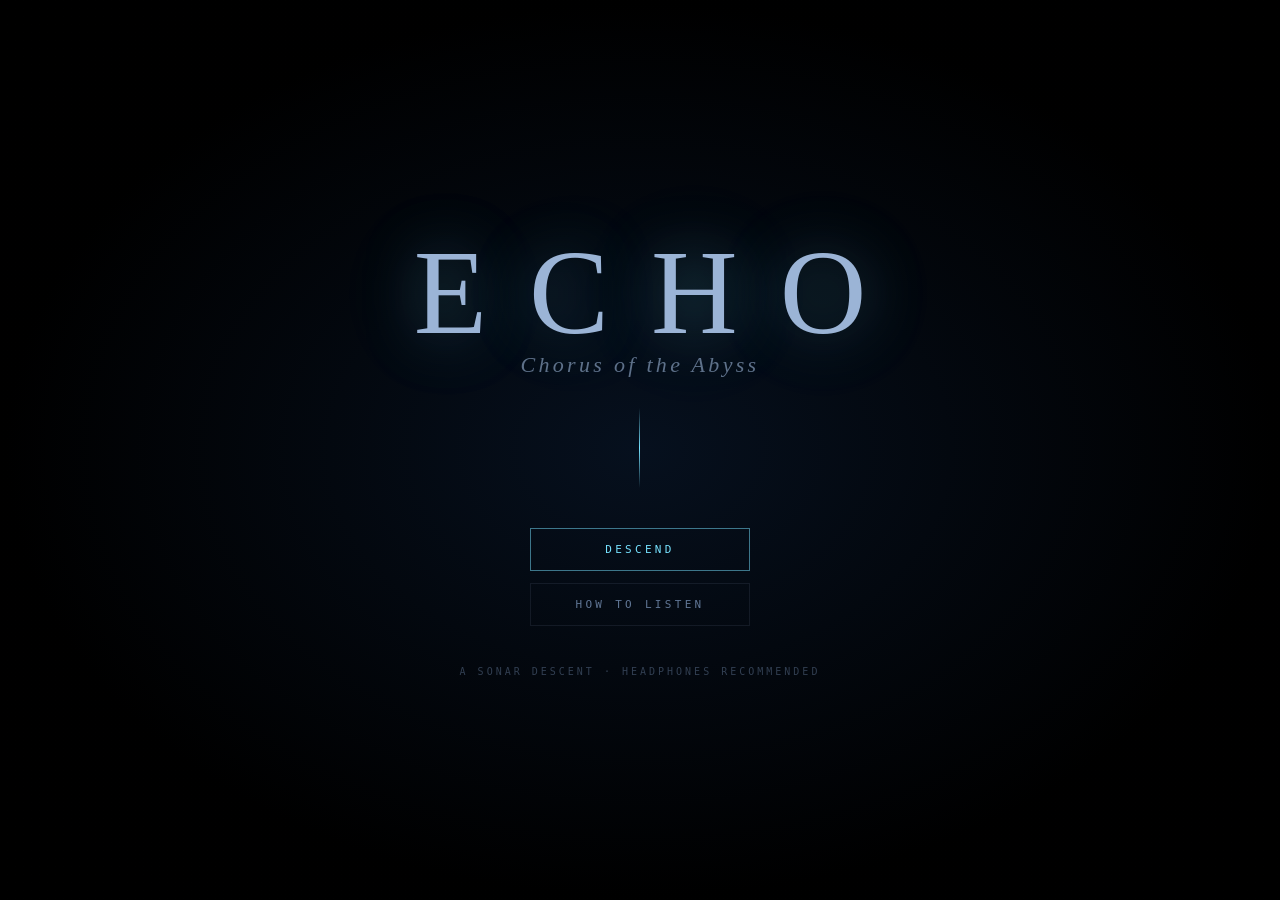
<file: play.html>
<!DOCTYPE html>
<html lang="en">
<head>
<meta charset="UTF-8">
<meta name="viewport" content="width=device-width, initial-scale=1.0">
<title>ECHO — Chorus of the Abyss</title>
<link rel="icon" type="image/svg+xml" href="data:image/svg+xml,%3Csvg xmlns='http://www.w3.org/2000/svg' viewBox='0 0 32 32'%3E%3Ccircle cx='16' cy='16' r='3' fill='%2376e2ff'/%3E%3Ccircle cx='16' cy='16' r='8' fill='none' stroke='%2376e2ff' stroke-opacity='0.6'/%3E%3Ccircle cx='16' cy='16' r='14' fill='none' stroke='%2376e2ff' stroke-opacity='0.3'/%3E%3C/svg%3E">
<style>
:root {
  --ink: #02040a;
  --ink-2: #050916;
  --mist: #9bb4d6;
  --mist-dim: #607695;
  --glow: #76e2ff;
  --glow-warm: #ffd39a;
  --glow-warn: #ff8fa3;
  --font-display: "Cormorant Garamond", "Iowan Old Style", Georgia, serif;
  --font-body: "Inter", -apple-system, BlinkMacSystemFont, "Segoe UI", sans-serif;
  --font-mono: "JetBrains Mono", ui-monospace, Menlo, monospace;
}

* { box-sizing: border-box; margin: 0; padding: 0; }

html, body {
  height: 100%;
  width: 100%;
  overflow: hidden;
  background: var(--ink);
  color: var(--mist);
  font-family: var(--font-body);
  -webkit-font-smoothing: antialiased;
  user-select: none;
  cursor: none;
}

#app {
  position: relative;
  width: 100vw;
  height: 100vh;
  overflow: hidden;
  background: radial-gradient(ellipse at center, #06101e 0%, #01030a 60%, #000 100%);
}

canvas#game {
  position: absolute;
  inset: 0;
  width: 100%;
  height: 100%;
  display: block;
  image-rendering: pixelated;
}

/* -------- HUD -------- */
#hud {
  position: absolute;
  inset: 0;
  pointer-events: none;
  z-index: 10;
  font-family: var(--font-mono);
  letter-spacing: 0.08em;
  font-size: 11px;
  color: var(--mist-dim);
}

.hud-top {
  position: absolute;
  top: 18px; left: 18px; right: 18px;
  display: flex;
  gap: 32px;
  justify-content: flex-start;
}

.hud-section {
  display: flex;
  flex-direction: column;
  gap: 2px;
}

.hud-label {
  text-transform: uppercase;
  font-size: 9px;
  color: var(--mist-dim);
  opacity: 0.7;
}

.hud-value {
  color: var(--mist);
  font-size: 13px;
  font-variant-numeric: tabular-nums;
}

.hud-bottom {
  position: absolute;
  bottom: 18px; left: 18px; right: 18px;
  display: flex;
  justify-content: space-between;
  align-items: flex-end;
  gap: 24px;
}

.breath-bar {
  position: relative;
  width: 200px;
  height: 3px;
  background: rgba(155, 180, 214, 0.08);
  overflow: hidden;
}
.breath-fill {
  height: 100%;
  width: 100%;
  background: linear-gradient(90deg, var(--glow) 0%, var(--mist) 100%);
  transition: width 0.2s ease, background 0.4s ease;
  box-shadow: 0 0 8px var(--glow);
}
.breath-bar.warn .breath-fill { background: var(--glow-warn); box-shadow: 0 0 10px var(--glow-warn); }
.breath-label {
  position: absolute;
  top: -14px; left: 0;
  font-size: 9px;
  text-transform: uppercase;
  opacity: 0.6;
}

.abilities {
  display: flex;
  gap: 10px;
}
.ability {
  display: flex;
  align-items: center;
  gap: 6px;
  padding: 6px 10px;
  border: 1px solid rgba(155, 180, 214, 0.15);
  background: rgba(5, 9, 22, 0.6);
  color: var(--mist-dim);
  font-size: 10px;
  letter-spacing: 0.1em;
  text-transform: uppercase;
  transition: all 0.3s ease;
}
.ability.active { color: var(--glow); border-color: rgba(118, 226, 255, 0.4); }
.ability.cooldown { opacity: 0.3; }
.ability kbd {
  font-size: 9px;
  padding: 1px 4px;
  border: 1px solid rgba(155, 180, 214, 0.2);
  color: var(--mist);
  background: rgba(0,0,0,0.4);
}

/* -------- Whisper (narrative text) -------- */
#whisper {
  position: absolute;
  left: 50%;
  bottom: 20%;
  transform: translateX(-50%);
  max-width: 560px;
  text-align: center;
  font-family: var(--font-display);
  font-style: italic;
  font-size: 22px;
  color: rgba(155, 180, 214, 0.85);
  letter-spacing: 0.02em;
  line-height: 1.5;
  pointer-events: none;
  text-shadow: 0 0 28px rgba(118, 226, 255, 0.3);
  z-index: 12;
  opacity: 0;
  transition: opacity 1.2s ease;
}
#whisper.show { opacity: 1; }

/* -------- Level card -------- */
#level-card {
  position: absolute;
  inset: 0;
  display: flex;
  align-items: center;
  justify-content: center;
  z-index: 15;
  background: rgba(2, 4, 10, 0.85);
  pointer-events: none;
  opacity: 0;
  transition: opacity 1.4s ease;
}
#level-card.show { opacity: 1; }
.level-card-inner {
  text-align: center;
  max-width: 640px;
  padding: 0 40px;
}
.level-number {
  font-family: var(--font-mono);
  font-size: 11px;
  letter-spacing: 0.4em;
  color: var(--mist-dim);
  text-transform: uppercase;
  margin-bottom: 28px;
  opacity: 0.7;
}
.level-title {
  font-family: var(--font-display);
  font-size: 64px;
  font-weight: 400;
  color: var(--mist);
  letter-spacing: 0.06em;
  margin-bottom: 10px;
  text-shadow: 0 0 30px rgba(118, 226, 255, 0.2);
}
.level-mode {
  font-family: var(--font-mono);
  font-size: 12px;
  letter-spacing: 0.3em;
  color: var(--glow);
  text-transform: uppercase;
  margin-bottom: 40px;
  opacity: 0.75;
}
.level-whisper {
  font-family: var(--font-display);
  font-style: italic;
  font-size: 20px;
  color: rgba(155, 180, 214, 0.7);
  line-height: 1.6;
  max-width: 520px;
  margin: 0 auto;
}

/* -------- Screens -------- */
.screen {
  position: absolute;
  inset: 0;
  display: flex;
  align-items: center;
  justify-content: center;
  z-index: 20;
  background: radial-gradient(ellipse at center, rgba(6, 16, 30, 0.92) 0%, rgba(0, 0, 0, 0.98) 70%);
  pointer-events: auto;
  animation: fadeIn 1.2s ease;
}
.screen.hidden { display: none; }

@keyframes fadeIn { from { opacity: 0; } to { opacity: 1; } }

/* -------- Title -------- */
.title-stack {
  text-align: center;
  position: relative;
  padding: 60px;
}
.title-logo {
  font-family: var(--font-display);
  font-size: 120px;
  font-weight: 300;
  letter-spacing: 0.35em;
  color: var(--mist);
  text-shadow: 0 0 60px rgba(118, 226, 255, 0.35), 0 0 120px rgba(118, 226, 255, 0.15);
  margin-left: 0.35em;
  animation: logoBreathe 6s ease-in-out infinite;
}
@keyframes logoBreathe {
  0%, 100% { text-shadow: 0 0 60px rgba(118, 226, 255, 0.35), 0 0 120px rgba(118, 226, 255, 0.15); }
  50% { text-shadow: 0 0 90px rgba(118, 226, 255, 0.55), 0 0 180px rgba(118, 226, 255, 0.25); }
}
.title-sub {
  font-family: var(--font-display);
  font-style: italic;
  font-size: 22px;
  color: rgba(155, 180, 214, 0.6);
  letter-spacing: 0.15em;
  margin-top: -10px;
  margin-bottom: 30px;
}
.title-pulse {
  width: 1px;
  height: 80px;
  background: linear-gradient(to bottom, transparent, var(--glow), transparent);
  margin: 0 auto 40px;
  animation: pulseLine 4s ease-in-out infinite;
}
@keyframes pulseLine {
  0%, 100% { opacity: 0.3; transform: scaleY(1); }
  50% { opacity: 1; transform: scaleY(1.5); }
}
.title-actions {
  display: flex;
  flex-direction: column;
  gap: 12px;
  align-items: center;
  margin-bottom: 40px;
}
.title-credit {
  font-family: var(--font-mono);
  font-size: 10px;
  letter-spacing: 0.3em;
  color: var(--mist-dim);
  text-transform: uppercase;
  opacity: 0.5;
}

/* -------- Buttons -------- */
.btn {
  background: transparent;
  border: 1px solid rgba(155, 180, 214, 0.25);
  color: var(--mist);
  padding: 14px 36px;
  font-family: var(--font-mono);
  font-size: 11px;
  letter-spacing: 0.3em;
  text-transform: uppercase;
  cursor: pointer;
  transition: all 0.3s ease;
  min-width: 220px;
}
.btn:hover {
  border-color: var(--glow);
  color: var(--glow);
  background: rgba(118, 226, 255, 0.05);
  box-shadow: 0 0 30px rgba(118, 226, 255, 0.15);
}
.btn-primary {
  border-color: rgba(118, 226, 255, 0.5);
  color: var(--glow);
}
.btn-primary:hover {
  background: rgba(118, 226, 255, 0.1);
  box-shadow: 0 0 40px rgba(118, 226, 255, 0.3);
}
.btn-ghost {
  border-color: rgba(155, 180, 214, 0.1);
  color: var(--mist-dim);
}

/* -------- Help -------- */
.help-inner {
  max-width: 560px;
  padding: 40px;
  text-align: center;
}
.help-inner h2 {
  font-family: var(--font-display);
  font-size: 42px;
  font-weight: 400;
  color: var(--mist);
  letter-spacing: 0.1em;
  margin-bottom: 24px;
}
.help-inner p {
  font-family: var(--font-display);
  font-style: italic;
  font-size: 18px;
  line-height: 1.6;
  margin-bottom: 28px;
  color: rgba(155, 180, 214, 0.85);
}
.help-controls {
  list-style: none;
  text-align: left;
  max-width: 440px;
  margin: 0 auto 32px;
  font-family: var(--font-mono);
  font-size: 13px;
  color: var(--mist);
}
.help-controls li {
  padding: 8px 0;
  border-bottom: 1px solid rgba(155, 180, 214, 0.08);
  display: flex;
  gap: 12px;
  align-items: baseline;
}
kbd {
  font-family: var(--font-mono);
  font-size: 11px;
  padding: 2px 8px;
  background: rgba(155, 180, 214, 0.1);
  border: 1px solid rgba(155, 180, 214, 0.2);
  border-radius: 3px;
  color: var(--mist);
}
.help-tip {
  font-size: 15px;
  color: var(--mist-dim);
}

/* -------- Pause / Death / Complete -------- */
.pause-inner, .death-inner, .complete-inner, .ending-inner {
  text-align: center;
  padding: 40px;
}
.pause-inner h2, .complete-inner h2 {
  font-family: var(--font-display);
  font-weight: 400;
  font-size: 56px;
  letter-spacing: 0.1em;
  color: var(--mist);
  margin-bottom: 32px;
}
.pause-inner .btn, .death-inner .btn, .complete-inner .btn {
  display: block;
  margin: 12px auto;
}

.death-word {
  font-family: var(--font-display);
  font-style: italic;
  font-size: 72px;
  color: rgba(255, 143, 163, 0.8);
  margin-bottom: 40px;
  letter-spacing: 0.1em;
  text-shadow: 0 0 60px rgba(255, 143, 163, 0.3);
  animation: deathFade 3s ease-in-out infinite;
}
@keyframes deathFade {
  0%, 100% { opacity: 0.6; }
  50% { opacity: 1; }
}

.complete-pre {
  font-family: var(--font-mono);
  font-size: 10px;
  letter-spacing: 0.4em;
  text-transform: uppercase;
  color: var(--glow);
  margin-bottom: 16px;
  opacity: 0.75;
}
.complete-stat {
  display: flex;
  justify-content: space-between;
  width: 280px;
  margin: 8px auto;
  padding: 6px 0;
  border-bottom: 1px solid rgba(155, 180, 214, 0.1);
  font-family: var(--font-mono);
  font-size: 12px;
  color: var(--mist);
}
.complete-stat span:first-child {
  color: var(--mist-dim);
  text-transform: uppercase;
  letter-spacing: 0.2em;
  font-size: 10px;
}
.complete-inner .btn { margin-top: 30px; }

/* -------- Ending -------- */
#ending {
  background: #000;
}
.ending-inner {
  max-width: 720px;
  font-family: var(--font-display);
  font-size: 28px;
  line-height: 1.7;
  color: var(--mist);
  text-align: center;
  padding: 60px;
}
.ending-line {
  opacity: 0;
  animation: endingReveal 4s ease forwards;
  margin: 20px 0;
  font-style: italic;
}
@keyframes endingReveal {
  to { opacity: 1; }
}

.hidden { display: none !important; }

/* accessibility: show system cursor on menus */
.screen, .btn, #help, #pause, #death, #complete {
  cursor: default;
}
.btn { cursor: pointer; }

</style>
</head>
<body>
<div id="app">
  <canvas id="game"></canvas>

  <div id="hud" class="hidden">
    <div class="hud-top">
      <div class="hud-section" id="hud-depth">
        <span class="hud-label">depth</span>
        <span class="hud-value" id="depth-value">0 m</span>
      </div>
      <div class="hud-section" id="hud-mode">
        <span class="hud-label">mode</span>
        <span class="hud-value" id="mode-value">—</span>
      </div>
      <div class="hud-section" id="hud-fragments">
        <span class="hud-label">fragments</span>
        <span class="hud-value" id="fragments-value">0 / 0</span>
      </div>
    </div>
    <div class="hud-bottom">
      <div class="breath-bar">
        <div class="breath-fill" id="breath-fill"></div>
        <span class="breath-label">breath</span>
      </div>
      <div class="abilities" id="abilities"></div>
    </div>
  </div>

  <div id="whisper" class="hidden"></div>
  <div id="level-card" class="hidden">
    <div class="level-card-inner">
      <div class="level-number" id="level-number"></div>
      <div class="level-title" id="level-title"></div>
      <div class="level-mode" id="level-mode"></div>
      <div class="level-whisper" id="level-whisper"></div>
    </div>
  </div>

  <div id="title" class="screen">
    <div class="title-stack">
      <h1 class="title-logo">ECHO</h1>
      <div class="title-sub">Chorus of the Abyss</div>
      <div class="title-pulse"></div>
      <div class="title-actions">
        <button class="btn btn-primary" id="btn-begin">Descend</button>
        <button class="btn" id="btn-continue">Continue</button>
        <button class="btn btn-ghost" id="btn-help">How to listen</button>
      </div>
      <div class="title-credit">a sonar descent · headphones recommended</div>
    </div>
  </div>

  <div id="help" class="screen hidden">
    <div class="help-inner">
      <h2>How to listen</h2>
      <p>You are a small light in a dead sea. You cannot see the world. You can only <em>hear</em> it.</p>
      <ul class="help-controls">
        <li><kbd>A</kbd> / <kbd>D</kbd> or <kbd>&larr;</kbd> <kbd>&rarr;</kbd> — drift</li>
        <li><kbd>W</kbd> / <kbd>Space</kbd> — rise / leap</li>
        <li><kbd>S</kbd> — descend / hold stillness</li>
        <li><kbd>J</kbd> or <kbd>Left Click</kbd> — <b>pulse</b> (reveals a wavefront)</li>
        <li><kbd>K</kbd> — <b>bloom</b> (hold to sing a sustained tone)</li>
        <li><kbd>L</kbd> — <b>stillness</b> (briefly unheard)</li>
        <li><kbd>Esc</kbd> — pause</li>
      </ul>
      <p class="help-tip">Every pulse attracts. Every silence forgets. Listen for the key of each place and move in harmony with it.</p>
      <button class="btn btn-primary" id="btn-help-back">Return</button>
    </div>
  </div>

  <div id="pause" class="screen hidden">
    <div class="pause-inner">
      <h2>held breath</h2>
      <button class="btn btn-primary" id="btn-resume">Resume</button>
      <button class="btn" id="btn-restart">Restart level</button>
      <button class="btn btn-ghost" id="btn-quit">Return to surface</button>
    </div>
  </div>

  <div id="death" class="screen hidden">
    <div class="death-inner">
      <div class="death-word" id="death-word">silence</div>
      <button class="btn btn-primary" id="btn-respawn">Breathe again</button>
    </div>
  </div>

  <div id="complete" class="screen hidden">
    <div class="complete-inner">
      <div class="complete-pre">a chord held</div>
      <h2 id="complete-title"></h2>
      <div class="complete-stat"><span>pulses</span><span id="stat-pulses">0</span></div>
      <div class="complete-stat"><span>fragments</span><span id="stat-fragments">0</span></div>
      <div class="complete-stat"><span>time</span><span id="stat-time">0s</span></div>
      <button class="btn btn-primary" id="btn-next">Descend further</button>
    </div>
  </div>

  <div id="ending" class="screen hidden">
    <div class="ending-inner" id="ending-text"></div>
  </div>
</div>

<script>
(function(){
// ===== utils.js =====
// Math, easing, geometry helpers.

const TAU = Math.PI * 2;

const clamp = (v, lo, hi) => Math.max(lo, Math.min(hi, v));
const lerp = (a, b, t) => a + (b - a) * t;
const smoothstep = (t) => t * t * (3 - 2 * t);
const mix = lerp;

function randRange(lo, hi) { return lo + Math.random() * (hi - lo); }
function randInt(lo, hi) { return Math.floor(randRange(lo, hi + 1)); }
function pick(arr) { return arr[Math.floor(Math.random() * arr.length)]; }

function dist2(a, b) {
  const dx = a.x - b.x, dy = a.y - b.y;
  return dx * dx + dy * dy;
}
function dist(a, b) { return Math.sqrt(dist2(a, b)); }

function aabb(a, b) {
  return a.x < b.x + b.w && a.x + a.w > b.x && a.y < b.y + b.h && a.y + a.h > b.y;
}

function approach(current, target, delta) {
  if (current < target) return Math.min(current + delta, target);
  if (current > target) return Math.max(current - delta, target);
  return current;
}

// Seeded RNG (mulberry32) so level layouts stay stable per seed.
function seedRng(seed) {
  let s = seed >>> 0;
  return function () {
    s = (s + 0x6D2B79F5) >>> 0;
    let t = s;
    t = Math.imul(t ^ (t >>> 15), t | 1);
    t ^= t + Math.imul(t ^ (t >>> 7), t | 61);
    return ((t ^ (t >>> 14)) >>> 0) / 4294967296;
  };
}

// Ease curves.
const easeOutCubic = (t) => 1 - Math.pow(1 - t, 3);
const easeInCubic = (t) => t * t * t;
const easeInOutSine = (t) => 0.5 - 0.5 * Math.cos(Math.PI * t);
const easeOutExpo = (t) => (t === 1 ? 1 : 1 - Math.pow(2, -10 * t));

// Color helpers.
function rgba(r, g, b, a = 1) {
  return `rgba(${r|0},${g|0},${b|0},${a})`;
}

function hslMix(h1, h2, t) {
  // cheap HSL interpolation, h1/h2 in degrees
  let dh = h2 - h1;
  if (dh > 180) dh -= 360;
  if (dh < -180) dh += 360;
  return (h1 + dh * t + 360) % 360;
}

// Segment queries.
function pointInRect(px, py, r) {
  return px >= r.x && px <= r.x + r.w && py >= r.y && py <= r.y + r.h;
}

function rectNearestPoint(px, py, r) {
  return {
    x: clamp(px, r.x, r.x + r.w),
    y: clamp(py, r.y, r.y + r.h),
  };
}

// Note/frequency helpers.
function midiToFreq(m) {
  return 440 * Math.pow(2, (m - 69) / 12);
}

// Mode scales (semitone offsets from root).
const MODES = {
  ionian:     [0, 2, 4, 5, 7, 9, 11],
  dorian:     [0, 2, 3, 5, 7, 9, 10],
  phrygian:   [0, 1, 3, 5, 7, 8, 10],
  lydian:     [0, 2, 4, 6, 7, 9, 11],
  mixolydian: [0, 2, 4, 5, 7, 9, 10],
  aeolian:    [0, 2, 3, 5, 7, 8, 10],
  locrian:    [0, 1, 3, 5, 6, 8, 10],
  // A custom "chorus" mode for the finale: open + dissonant + resolved
  chorus:     [0, 2, 5, 7, 9, 11, 14],
};

function scaleNote(root, mode, degree) {
  const scale = MODES[mode];
  const octave = Math.floor(degree / scale.length);
  const step = ((degree % scale.length) + scale.length) % scale.length;
  return root + octave * 12 + scale[step];
}


// ===== particles.js =====
// Lightweight particle system.

class Particles {
  constructor(max = 900) {
    this.max = max;
    this.pool = new Array(max).fill(null).map(() => this._blank());
    this.head = 0;
  }
  _blank() {
    return { alive: false, x: 0, y: 0, vx: 0, vy: 0, life: 0, maxLife: 1,
             size: 1, color: "#ffffff", blend: "lighter", drag: 1, grav: 0, trail: false };
  }
  spawn(cfg) {
    for (let i = 0; i < this.max; i++) {
      const idx = (this.head + i) % this.max;
      const p = this.pool[idx];
      if (!p.alive) {
        Object.assign(p, this._blank(), cfg, { alive: true });
        this.head = (idx + 1) % this.max;
        return p;
      }
    }
    return null;
  }
  burst(x, y, count, cfg = {}) {
    for (let i = 0; i < count; i++) {
      const a = randRange(0, TAU);
      const s = randRange(cfg.speedMin ?? 20, cfg.speedMax ?? 80);
      this.spawn({
        x, y,
        vx: Math.cos(a) * s,
        vy: Math.sin(a) * s,
        life: 0,
        maxLife: randRange(cfg.lifeMin ?? 0.4, cfg.lifeMax ?? 1.2),
        size: randRange(cfg.sizeMin ?? 1, cfg.sizeMax ?? 3),
        color: cfg.color ?? "rgba(118, 226, 255, 1)",
        blend: cfg.blend ?? "lighter",
        drag: cfg.drag ?? 0.92,
        grav: cfg.grav ?? 0,
        trail: cfg.trail ?? false,
      });
    }
  }
  update(dt) {
    for (const p of this.pool) {
      if (!p.alive) continue;
      p.life += dt;
      if (p.life >= p.maxLife) { p.alive = false; continue; }
      p.x += p.vx * dt;
      p.y += p.vy * dt;
      p.vx *= Math.pow(p.drag, dt * 60);
      p.vy *= Math.pow(p.drag, dt * 60);
      p.vy += p.grav * dt;
    }
  }
  render(ctx, cam) {
    for (const p of this.pool) {
      if (!p.alive) continue;
      const t = p.life / p.maxLife;
      const a = 1 - t;
      const sx = p.x - cam.x;
      const sy = p.y - cam.y;
      ctx.globalCompositeOperation = p.blend;
      ctx.globalAlpha = a;
      ctx.fillStyle = p.color;
      const r = p.size * (1 - 0.3 * t);
      ctx.beginPath();
      ctx.arc(sx, sy, r, 0, TAU);
      ctx.fill();
    }
    ctx.globalAlpha = 1;
    ctx.globalCompositeOperation = "source-over";
  }
}


// ===== input.js =====
// Keyboard + mouse input. Key-down edge detection.

const KEY_MAP = {
  left:    ["ArrowLeft", "KeyA"],
  right:   ["ArrowRight", "KeyD"],
  up:      ["ArrowUp", "KeyW", "Space"],
  down:    ["ArrowDown", "KeyS"],
  pulse:   ["KeyJ"],
  bloom:   ["KeyK"],
  still:   ["KeyL"],
  pause:   ["Escape"],
  confirm: ["Enter"],
};

class Input {
  constructor(canvas) {
    this.canvas = canvas;
    this.down = new Set();
    this.pressedThisFrame = new Set();
    this.releasedThisFrame = new Set();
    this.mouse = { x: 0, y: 0, down: false, clickedThisFrame: false };

    window.addEventListener("keydown", this._onKey.bind(this, true));
    window.addEventListener("keyup", this._onKey.bind(this, false));

    canvas.addEventListener("mousemove", (e) => {
      const r = canvas.getBoundingClientRect();
      this.mouse.x = (e.clientX - r.left) * (canvas.width / r.width);
      this.mouse.y = (e.clientY - r.top) * (canvas.height / r.height);
    });
    canvas.addEventListener("mousedown", () => { this.mouse.down = true; this.mouse.clickedThisFrame = true; });
    canvas.addEventListener("mouseup", () => { this.mouse.down = false; });
    // prevent space-scroll
    window.addEventListener("keydown", (e) => {
      if (["Space", "ArrowUp", "ArrowDown", "ArrowLeft", "ArrowRight"].includes(e.code)) e.preventDefault();
    });
  }

  _onKey(isDown, e) {
    if (e.repeat) return;
    if (isDown) {
      if (!this.down.has(e.code)) this.pressedThisFrame.add(e.code);
      this.down.add(e.code);
    } else {
      this.down.delete(e.code);
      this.releasedThisFrame.add(e.code);
    }
  }

  endFrame() {
    this.pressedThisFrame.clear();
    this.releasedThisFrame.clear();
    this.mouse.clickedThisFrame = false;
  }

  isDown(action) {
    return KEY_MAP[action].some(k => this.down.has(k));
  }

  wasPressed(action) {
    return KEY_MAP[action].some(k => this.pressedThisFrame.has(k));
  }

  wasReleased(action) {
    return KEY_MAP[action].some(k => this.releasedThisFrame.has(k));
  }
}


// ===== audio.js =====
// Procedural audio engine — modal, adaptive. Each level has:
//   root (midi), mode, tempo, layers (ambient pad, arp, bass, perc).
// Layers raise/fade by "intensity" and "danger" signals from gameplay.
//
// No samples used — everything synthesized via Web Audio nodes.

class Audio {
  constructor() {
    this.ctx = null;
    this.master = null;
    this.bus = {};
    this.reverb = null;
    this.ready = false;
    this.scene = null;      // current scene config
    this.intensity = 0;     // 0..1, brightens mix
    this.danger = 0;        // 0..1, adds tension
    this.muted = false;
    this._schedHandle = null;
    this._startTime = 0;
    this._lastBeat = -1;
    this._padVoices = [];
    this._arpIndex = 0;
  }

  async init() {
    if (this.ready) return;
    // Safari prefixes, etc.
    const AC = window.AudioContext || window.webkitAudioContext;
    this.ctx = new AC({ latencyHint: "interactive" });
    this.master = this.ctx.createGain();
    this.master.gain.value = 0.7;
    this.master.connect(this.ctx.destination);

    // --- Reverb (synthetic impulse) ---
    this.reverb = this.ctx.createConvolver();
    this.reverb.buffer = this._makeImpulse(3.4, 3.2);
    const revGain = this.ctx.createGain();
    revGain.gain.value = 0.45;
    this.reverb.connect(revGain).connect(this.master);

    // --- Delay ---
    const delay = this.ctx.createDelay(2);
    delay.delayTime.value = 0.38;
    const delayFb = this.ctx.createGain();
    delayFb.gain.value = 0.42;
    const delayOut = this.ctx.createGain();
    delayOut.gain.value = 0.28;
    delay.connect(delayFb).connect(delay);
    delay.connect(delayOut).connect(this.master);
    delay.connect(this.reverb);
    this.delay = delay;

    // --- Buses ---
    const mkBus = (gain = 1) => {
      const g = this.ctx.createGain();
      g.gain.value = gain;
      g.connect(this.master);
      g.connect(this.reverb);
      g.connect(delay);
      return g;
    };
    this.bus.pad = mkBus(0.5);
    this.bus.arp = mkBus(0.45);
    this.bus.bass = mkBus(0.55);
    this.bus.perc = mkBus(0.35);
    this.bus.sfx = mkBus(0.9);
    this.ready = true;
  }

  async resume() {
    if (!this.ready) await this.init();
    if (this.ctx.state === "suspended") await this.ctx.resume();
  }

  suspend() { if (this.ctx && this.ctx.state === "running") this.ctx.suspend(); }

  setMuted(m) {
    this.muted = m;
    if (!this.master) return;
    this.master.gain.linearRampToValueAtTime(m ? 0 : 0.7, this.ctx.currentTime + 0.25);
  }

  // --- Scene (music) ---
  setScene(scene) {
    this.scene = scene;
    this._startTime = this.ctx?.currentTime ?? 0;
    this._lastBeat = -1;
    this._arpIndex = 0;
    // Kick off held pad voices.
    this._stopPad();
    if (scene) this._startPad();
  }

  clearScene() {
    this.scene = null;
    this._stopPad();
  }

  setIntensity(v) { this.intensity = clamp(v, 0, 1); }
  setDanger(v)    { this.danger = clamp(v, 0, 1); }

  // --- Scheduler: call each frame ---
  tick() {
    if (!this.ready || !this.scene || this.muted) return;
    const s = this.scene;
    const t = this.ctx.currentTime - this._startTime;
    const bps = s.tempo / 60;
    const beat = Math.floor(t * bps);

    if (beat !== this._lastBeat) {
      this._lastBeat = beat;
      this._onBeat(beat);
    }

    // Adjust bus mix based on intensity/danger.
    const now = this.ctx.currentTime;
    this.bus.pad.gain.setTargetAtTime(0.35 + 0.15 * this.intensity, now, 0.8);
    this.bus.arp.gain.setTargetAtTime(0.15 + 0.45 * this.intensity, now, 0.6);
    this.bus.bass.gain.setTargetAtTime(0.35 + 0.3 * this.danger, now, 0.9);
    this.bus.perc.gain.setTargetAtTime(0.15 + 0.45 * this.danger, now, 0.4);
  }

  _onBeat(beat) {
    const s = this.scene;
    if (!s) return;
    const now = this.ctx.currentTime + 0.02;
    const beatInBar = ((beat % s.bar) + s.bar) % s.bar;

    // --- Bass: downbeat pulse ---
    if (beatInBar === 0 || (s.bassDouble && beatInBar === s.bar / 2)) {
      const degree = s.bassPattern[Math.floor(beat / s.bar) % s.bassPattern.length] ?? 0;
      const midi = scaleNote(s.root - 24, s.mode, degree);
      this._playBass(midiToFreq(midi), now, 0.9);
    }

    // --- Arp: spread across beats ---
    if (s.arpPattern && s.arpPattern.length) {
      const step = s.arpPattern[beat % s.arpPattern.length];
      if (step !== null && step !== undefined) {
        const midi = scaleNote(s.root, s.mode, step);
        this._playArp(midiToFreq(midi), now, 0.45 + 0.3 * this.intensity);
      }
    }

    // --- Perc: depth/danger driven ---
    if (this.danger > 0.1) {
      if (beat % 2 === 0) this._playPerc("kick", now);
      if ((beat + 1) % 4 === 0) this._playPerc("tick", now);
      if (this.danger > 0.5 && beat % 3 === 0) this._playPerc("shake", now);
    }
  }

  // --- Held pad (sustained chord voices) ---
  _startPad() {
    if (!this.scene) return;
    const s = this.scene;
    const now = this.ctx.currentTime;
    const chordDegrees = s.chord ?? [0, 2, 4, 6];
    for (const deg of chordDegrees) {
      const midi = scaleNote(s.root, s.mode, deg);
      const osc1 = this.ctx.createOscillator();
      const osc2 = this.ctx.createOscillator();
      osc1.type = "sine";
      osc2.type = "triangle";
      const f = midiToFreq(midi);
      osc1.frequency.value = f;
      osc2.frequency.value = f * 1.003; // slight detune

      const g = this.ctx.createGain();
      g.gain.value = 0;
      g.gain.linearRampToValueAtTime(0.08 + Math.random() * 0.04, now + 4);

      // LFO on amp for slow shimmer
      const lfo = this.ctx.createOscillator();
      lfo.frequency.value = 0.1 + Math.random() * 0.15;
      const lfoGain = this.ctx.createGain();
      lfoGain.gain.value = 0.04;
      lfo.connect(lfoGain).connect(g.gain);

      // Lowpass for warmth
      const filt = this.ctx.createBiquadFilter();
      filt.type = "lowpass";
      filt.frequency.value = 900 + Math.random() * 400;
      filt.Q.value = 0.7;

      osc1.connect(filt);
      osc2.connect(filt);
      filt.connect(g);
      g.connect(this.bus.pad);

      osc1.start(now); osc2.start(now); lfo.start(now);
      this._padVoices.push({ osc1, osc2, lfo, g, filt });
    }
  }

  _stopPad() {
    const now = this.ctx?.currentTime ?? 0;
    for (const v of this._padVoices) {
      try {
        v.g.gain.cancelScheduledValues(now);
        v.g.gain.linearRampToValueAtTime(0, now + 1.5);
        v.osc1.stop(now + 1.6);
        v.osc2.stop(now + 1.6);
        v.lfo.stop(now + 1.6);
      } catch {}
    }
    this._padVoices = [];
  }

  // --- Voices ---
  _playBass(freq, when, vel = 0.9) {
    const ctx = this.ctx;
    const o = ctx.createOscillator();
    const o2 = ctx.createOscillator();
    o.type = "sine"; o2.type = "triangle";
    o.frequency.value = freq; o2.frequency.value = freq * 0.5;
    const g = ctx.createGain();
    g.gain.setValueAtTime(0, when);
    g.gain.linearRampToValueAtTime(0.45 * vel, when + 0.01);
    g.gain.exponentialRampToValueAtTime(0.001, when + 1.8);
    const f = ctx.createBiquadFilter();
    f.type = "lowpass";
    f.frequency.value = 500;
    o.connect(f); o2.connect(f);
    f.connect(g).connect(this.bus.bass);
    o.start(when); o2.start(when);
    o.stop(when + 2); o2.stop(when + 2);
  }

  _playArp(freq, when, vel = 0.5) {
    const ctx = this.ctx;
    const o = ctx.createOscillator();
    o.type = "sine";
    o.frequency.value = freq;
    const g = ctx.createGain();
    g.gain.setValueAtTime(0, when);
    g.gain.linearRampToValueAtTime(0.18 * vel, when + 0.005);
    g.gain.exponentialRampToValueAtTime(0.001, when + 1.3);
    const f = ctx.createBiquadFilter();
    f.type = "bandpass";
    f.frequency.value = freq * 2;
    f.Q.value = 4;
    o.connect(f).connect(g).connect(this.bus.arp);
    o.start(when); o.stop(when + 1.5);
  }

  _playPerc(kind, when) {
    const ctx = this.ctx;
    if (kind === "kick") {
      const o = ctx.createOscillator();
      const g = ctx.createGain();
      o.type = "sine";
      o.frequency.setValueAtTime(110, when);
      o.frequency.exponentialRampToValueAtTime(40, when + 0.15);
      g.gain.setValueAtTime(0, when);
      g.gain.linearRampToValueAtTime(0.5, when + 0.005);
      g.gain.exponentialRampToValueAtTime(0.001, when + 0.35);
      o.connect(g).connect(this.bus.perc);
      o.start(when); o.stop(when + 0.4);
    } else if (kind === "tick") {
      const noise = this._noiseBuffer(0.12);
      const src = ctx.createBufferSource();
      src.buffer = noise;
      const g = ctx.createGain();
      g.gain.setValueAtTime(0.2, when);
      g.gain.exponentialRampToValueAtTime(0.001, when + 0.12);
      const f = ctx.createBiquadFilter();
      f.type = "highpass";
      f.frequency.value = 3000;
      src.connect(f).connect(g).connect(this.bus.perc);
      src.start(when);
    } else if (kind === "shake") {
      const noise = this._noiseBuffer(0.2);
      const src = ctx.createBufferSource();
      src.buffer = noise;
      const g = ctx.createGain();
      g.gain.setValueAtTime(0.18, when);
      g.gain.exponentialRampToValueAtTime(0.001, when + 0.2);
      const f = ctx.createBiquadFilter();
      f.type = "bandpass";
      f.frequency.value = 5000;
      src.connect(f).connect(g).connect(this.bus.perc);
      src.start(when);
    }
  }

  // --- SFX: pulses, collect, harm, bloom ---
  sfxPulse(strength = 1) {
    if (!this.ready) return;
    const ctx = this.ctx;
    const now = ctx.currentTime;
    const root = this.scene ? this.scene.root : 55;
    const mode = this.scene ? this.scene.mode : "dorian";

    // 2-voice chord up a fifth, bell-ish
    const notes = [
      midiToFreq(scaleNote(root, mode, 0)),
      midiToFreq(scaleNote(root, mode, 4)),
    ];
    for (let i = 0; i < notes.length; i++) {
      const o = ctx.createOscillator();
      o.type = i === 0 ? "sine" : "triangle";
      o.frequency.value = notes[i];
      const g = ctx.createGain();
      g.gain.setValueAtTime(0, now);
      g.gain.linearRampToValueAtTime(0.28 * strength * (i === 0 ? 1 : 0.6), now + 0.01);
      g.gain.exponentialRampToValueAtTime(0.001, now + 1.6);
      const f = ctx.createBiquadFilter();
      f.type = "bandpass";
      f.frequency.value = notes[i] * 2;
      f.Q.value = 6;
      o.connect(f).connect(g).connect(this.bus.sfx);
      o.start(now); o.stop(now + 1.8);
    }
  }

  sfxCollect() {
    if (!this.ready) return;
    const ctx = this.ctx;
    const now = ctx.currentTime;
    const root = this.scene ? this.scene.root : 60;
    const mode = this.scene ? this.scene.mode : "ionian";
    const seq = [0, 2, 4];
    for (let i = 0; i < seq.length; i++) {
      const o = ctx.createOscillator();
      o.type = "sine";
      o.frequency.value = midiToFreq(scaleNote(root + 12, mode, seq[i]));
      const g = ctx.createGain();
      const t = now + i * 0.07;
      g.gain.setValueAtTime(0, t);
      g.gain.linearRampToValueAtTime(0.18, t + 0.01);
      g.gain.exponentialRampToValueAtTime(0.001, t + 0.6);
      o.connect(g).connect(this.bus.sfx);
      o.start(t); o.stop(t + 0.7);
    }
  }

  sfxHarm() {
    if (!this.ready) return;
    const ctx = this.ctx;
    const now = ctx.currentTime;
    const o = ctx.createOscillator();
    o.type = "sawtooth";
    o.frequency.setValueAtTime(200, now);
    o.frequency.exponentialRampToValueAtTime(60, now + 0.9);
    const g = ctx.createGain();
    g.gain.setValueAtTime(0, now);
    g.gain.linearRampToValueAtTime(0.35, now + 0.01);
    g.gain.exponentialRampToValueAtTime(0.001, now + 1.2);
    const f = ctx.createBiquadFilter();
    f.type = "lowpass"; f.frequency.value = 600;
    o.connect(f).connect(g).connect(this.bus.sfx);
    o.start(now); o.stop(now + 1.3);
  }

  sfxJump() {
    if (!this.ready) return;
    const ctx = this.ctx;
    const now = ctx.currentTime;
    const root = this.scene ? this.scene.root : 60;
    const mode = this.scene ? this.scene.mode : "dorian";
    const o = ctx.createOscillator();
    o.type = "triangle";
    o.frequency.value = midiToFreq(scaleNote(root + 12, mode, 2));
    const g = ctx.createGain();
    g.gain.setValueAtTime(0, now);
    g.gain.linearRampToValueAtTime(0.12, now + 0.005);
    g.gain.exponentialRampToValueAtTime(0.001, now + 0.35);
    o.connect(g).connect(this.bus.sfx);
    o.start(now); o.stop(now + 0.4);
  }

  sfxBloom(pitchOffset = 0) {
    if (!this.ready) return null;
    const ctx = this.ctx;
    const now = ctx.currentTime;
    const root = this.scene ? this.scene.root : 60;
    const mode = this.scene ? this.scene.mode : "ionian";
    const o = ctx.createOscillator();
    o.type = "sine";
    o.frequency.value = midiToFreq(scaleNote(root + 12, mode, 0) + pitchOffset);
    const o2 = ctx.createOscillator();
    o2.type = "sine";
    o2.frequency.value = midiToFreq(scaleNote(root + 19, mode, 0) + pitchOffset);
    const g = ctx.createGain();
    g.gain.setValueAtTime(0, now);
    g.gain.linearRampToValueAtTime(0.18, now + 0.12);
    o.connect(g); o2.connect(g);
    g.connect(this.bus.sfx);
    o.start(now); o2.start(now);
    return { stop: () => {
      const t = ctx.currentTime;
      g.gain.cancelScheduledValues(t);
      g.gain.linearRampToValueAtTime(0, t + 0.18);
      o.stop(t + 0.2); o2.stop(t + 0.2);
    }};
  }

  sfxWhisper() {
    if (!this.ready) return;
    const ctx = this.ctx;
    const now = ctx.currentTime;
    const src = ctx.createBufferSource();
    src.buffer = this._noiseBuffer(0.8);
    const g = ctx.createGain();
    g.gain.setValueAtTime(0, now);
    g.gain.linearRampToValueAtTime(0.06, now + 0.2);
    g.gain.exponentialRampToValueAtTime(0.001, now + 0.8);
    const f = ctx.createBiquadFilter();
    f.type = "bandpass";
    f.frequency.value = 1200; f.Q.value = 4;
    src.connect(f).connect(g).connect(this.bus.sfx);
    src.start(now);
  }

  // --- Helpers ---
  _noiseBuffer(sec = 0.2) {
    const len = Math.floor(this.ctx.sampleRate * sec);
    const buf = this.ctx.createBuffer(1, len, this.ctx.sampleRate);
    const data = buf.getChannelData(0);
    for (let i = 0; i < len; i++) data[i] = Math.random() * 2 - 1;
    return buf;
  }

  _makeImpulse(seconds, decay) {
    const rate = this.ctx.sampleRate;
    const len = Math.floor(rate * seconds);
    const imp = this.ctx.createBuffer(2, len, rate);
    for (let ch = 0; ch < 2; ch++) {
      const d = imp.getChannelData(ch);
      for (let i = 0; i < len; i++) {
        d[i] = (Math.random() * 2 - 1) * Math.pow(1 - i / len, decay);
      }
    }
    return imp;
  }
}

const audio = new Audio();


// ===== entities.js =====
// Entities that populate levels. All listen to pulses; all interact with the
// player. Distinct entity types provide level variety.

// -------- Fragment: collectible memory. Brief whisper on pickup. --------
class Fragment {
  constructor(x, y, text) {
    this.x = x; this.y = y;
    this.text = text;
    this.collected = false;
    this.r = 5;
    this.pulsePhase = Math.random() * TAU;
    this.revealed = 0; // 0..1 how recently a pulse touched
    this.kind = "fragment";
  }
  update(dt) {
    this.pulsePhase += dt * 2;
    this.revealed = Math.max(0, this.revealed - dt * 0.4);
  }
  onPulse(p) { this.revealed = 1; }
  collidesPlayer(p) {
    return dist(this, p) < this.r + 8;
  }
  render(ctx, cam) {
    const sx = this.x - cam.x, sy = this.y - cam.y;
    const pulse = 0.5 + 0.5 * Math.sin(this.pulsePhase);
    const a = 0.35 + 0.65 * this.revealed;
    ctx.globalCompositeOperation = "lighter";
    ctx.fillStyle = `rgba(255, 211, 154, ${0.9 * a})`;
    ctx.beginPath(); ctx.arc(sx, sy, this.r + pulse * 1.2, 0, TAU); ctx.fill();
    ctx.fillStyle = `rgba(255, 244, 220, ${a})`;
    ctx.beginPath(); ctx.arc(sx, sy, 1.8, 0, TAU); ctx.fill();
    // halo
    const grad = ctx.createRadialGradient(sx, sy, 0, sx, sy, 28);
    grad.addColorStop(0, `rgba(255, 211, 154, ${0.3 * a})`);
    grad.addColorStop(1, "rgba(255, 211, 154, 0)");
    ctx.fillStyle = grad;
    ctx.beginPath(); ctx.arc(sx, sy, 28, 0, TAU); ctx.fill();
    ctx.globalCompositeOperation = "source-over";
  }
}

// -------- Resonator: hold bloom near it to open a path. --------
class Resonator {
  constructor(x, y, pitch = 0) {
    this.x = x; this.y = y;
    this.r = 12;
    this.pitch = pitch;
    this.charge = 0; // 0..1
    this.triggered = false;
    this.revealed = 0;
    this.kind = "resonator";
  }
  update(dt, game) {
    this.revealed = Math.max(0, this.revealed - dt * 0.4);
    const p = game.level.player;
    const d = dist(this, p);
    if (p && p.bloomActive && d < 90 && !this.triggered) {
      this.charge = Math.min(1, this.charge + dt * 0.55);
      if (this.charge >= 1) {
        this.triggered = true;
        this.revealed = 1;
        game.level.onResonatorTriggered(this);
        audio.sfxCollect();
        game.particles.burst(this.x, this.y, 40, {
          speedMin: 30, speedMax: 140, lifeMin: 0.5, lifeMax: 1.4,
          color: "rgba(255, 211, 154, 0.9)", drag: 0.9,
        });
      }
    } else if (!this.triggered) {
      this.charge = Math.max(0, this.charge - dt * 0.25);
    }
  }
  onPulse() { this.revealed = 1; }
  render(ctx, cam) {
    const sx = this.x - cam.x, sy = this.y - cam.y;
    const a = 0.3 + 0.7 * this.revealed;
    ctx.strokeStyle = this.triggered
      ? `rgba(255, 211, 154, ${a})`
      : `rgba(155, 180, 214, ${a})`;
    ctx.lineWidth = 1.5;
    ctx.beginPath(); ctx.arc(sx, sy, this.r, 0, TAU); ctx.stroke();
    if (this.charge > 0) {
      ctx.strokeStyle = `rgba(255, 211, 154, ${a})`;
      ctx.lineWidth = 2;
      ctx.beginPath();
      ctx.arc(sx, sy, this.r + 3, -Math.PI / 2, -Math.PI / 2 + this.charge * TAU);
      ctx.stroke();
    }
    if (this.triggered) {
      ctx.globalCompositeOperation = "lighter";
      const grad = ctx.createRadialGradient(sx, sy, 0, sx, sy, 42);
      grad.addColorStop(0, `rgba(255, 211, 154, 0.35)`);
      grad.addColorStop(1, "rgba(255, 211, 154, 0)");
      ctx.fillStyle = grad;
      ctx.beginPath(); ctx.arc(sx, sy, 42, 0, TAU); ctx.fill();
      ctx.globalCompositeOperation = "source-over";
    }
  }
}

// -------- Gate: activated by triggers; dissolves when all triggers fire. --------
class Gate {
  constructor(x, y, w, h, group = "default") {
    this.x = x; this.y = y; this.w = w; this.h = h;
    this.group = group;
    this.open = false;
    this.openAmt = 0;
    this.revealed = 0;
    this.kind = "gate";
  }
  update(dt) {
    this.revealed = Math.max(0, this.revealed - dt * 0.35);
    this.openAmt = lerp(this.openAmt, this.open ? 1 : 0, 1 - Math.pow(0.01, dt));
  }
  onPulse() { this.revealed = 1; }
  isSolid() { return this.openAmt < 0.5; }
  render(ctx, cam) {
    const a = (0.35 + 0.65 * this.revealed) * (1 - this.openAmt);
    if (a <= 0.01) return;
    ctx.fillStyle = `rgba(118, 226, 255, ${0.1 * a})`;
    ctx.fillRect(this.x - cam.x, this.y - cam.y, this.w, this.h);
    ctx.strokeStyle = `rgba(118, 226, 255, ${0.6 * a})`;
    ctx.lineWidth = 1;
    ctx.strokeRect(this.x - cam.x, this.y - cam.y, this.w, this.h);
    // internal bars
    ctx.strokeStyle = `rgba(118, 226, 255, ${0.25 * a})`;
    for (let i = 0; i < this.w; i += 6) {
      ctx.beginPath();
      ctx.moveTo(this.x - cam.x + i, this.y - cam.y);
      ctx.lineTo(this.x - cam.x + i, this.y - cam.y + this.h);
      ctx.stroke();
    }
  }
}

// -------- Current: push forces on player inside region. --------
class Current {
  constructor(x, y, w, h, dx, dy) {
    this.x = x; this.y = y; this.w = w; this.h = h;
    this.dx = dx; this.dy = dy;
    this.phase = 0;
    this.kind = "current";
  }
  update(dt, game) {
    this.phase += dt;
    const p = game.level.player;
    if (!p || !p.alive) return;
    if (p.x > this.x && p.x < this.x + this.w &&
        p.y > this.y && p.y < this.y + this.h) {
      p.applyCurrent(this.dx, this.dy);
    }
  }
  onPulse() {}
  render(ctx, cam) {
    // barely visible streamers showing direction (only when near pulse/bloom)
    const sx = this.x - cam.x, sy = this.y - cam.y;
    ctx.globalCompositeOperation = "lighter";
    ctx.strokeStyle = "rgba(118, 226, 255, 0.08)";
    ctx.lineWidth = 1;
    const len = Math.hypot(this.dx, this.dy);
    const ux = this.dx / (len || 1), uy = this.dy / (len || 1);
    for (let i = 0; i < 8; i++) {
      const px = sx + ((i * 17 + this.phase * 30 * ux) % this.w);
      const py = sy + ((i * 23 + this.phase * 30 * uy) % this.h);
      ctx.beginPath();
      ctx.moveTo(px, py);
      ctx.lineTo(px + ux * 8, py + uy * 8);
      ctx.stroke();
    }
    ctx.globalCompositeOperation = "source-over";
  }
}

// -------- Lurker: a creature that wakes to sound. Chases pulses, kills on touch. --------
class Lurker {
  constructor(x, y) {
    this.x = x; this.y = y;
    this.vx = 0; this.vy = 0;
    this.r = 14;
    this.alertness = 0;           // 0..1 — how hunting it is
    this.target = null;
    this.wanderAngle = Math.random() * TAU;
    this.wanderT = 0;
    this.revealed = 0;
    this.kind = "lurker";
  }
  update(dt, game) {
    this.revealed = Math.max(0, this.revealed - dt * 0.35);
    const p = game.level.player;

    // Decay alertness
    this.alertness = Math.max(0, this.alertness - dt * 0.2);

    // Wander when calm
    this.wanderT += dt;
    if (this.wanderT > 1.5) {
      this.wanderT = 0;
      this.wanderAngle += randRange(-0.8, 0.8);
    }

    // Pursue target if alert
    if (this.target) {
      const dx = this.target.x - this.x, dy = this.target.y - this.y;
      const d = Math.hypot(dx, dy);
      if (d < 4) { this.target = null; }
      else {
        this.vx = lerp(this.vx, (dx / d) * 70 * this.alertness, 0.08);
        this.vy = lerp(this.vy, (dy / d) * 70 * this.alertness, 0.08);
      }
    } else {
      const sp = 20 * (1 - this.alertness) + 35 * this.alertness;
      this.vx = lerp(this.vx, Math.cos(this.wanderAngle) * sp, 0.04);
      this.vy = lerp(this.vy, Math.sin(this.wanderAngle) * sp, 0.04);
    }

    this.x += this.vx * dt;
    this.y += this.vy * dt;

    // Crude containment in level
    const lv = game.level;
    this.x = clamp(this.x, lv.bounds.x + 20, lv.bounds.x + lv.bounds.w - 20);
    this.y = clamp(this.y, lv.bounds.y + 20, lv.bounds.y + lv.bounds.h - 20);

    // Touch kills
    if (p && p.alive && dist(p, this) < this.r + 8 && p.stillness <= 0) {
      p.harm(game, "taken");
    }
  }
  onPulse(p) {
    // If player isn't still, we hear the pulse and start chasing it.
    const game = window.__echoGame;
    const player = game?.level?.player;
    if (player && player.stillness > 0 && p.source === "player") return;
    this.revealed = 1;
    this.alertness = Math.min(1, this.alertness + 0.7 * (p.strength ?? 1));
    // Hunt toward the source.
    if (p.source === "player" && player) {
      this.target = { x: player.x + randRange(-40, 40), y: player.y + randRange(-40, 40) };
    } else {
      this.target = { x: p.x, y: p.y };
    }
  }
  render(ctx, cam) {
    const sx = this.x - cam.x, sy = this.y - cam.y;
    const a = 0.15 + 0.85 * Math.max(this.revealed, this.alertness * 0.25);
    if (a < 0.05) return;

    ctx.globalCompositeOperation = "lighter";
    const grad = ctx.createRadialGradient(sx, sy, 0, sx, sy, this.r * 3);
    const col = this.alertness > 0.4
      ? `rgba(255, 143, 163, ${0.3 * a})`
      : `rgba(155, 180, 214, ${0.18 * a})`;
    grad.addColorStop(0, col);
    grad.addColorStop(1, "rgba(0,0,0,0)");
    ctx.fillStyle = grad;
    ctx.beginPath(); ctx.arc(sx, sy, this.r * 3, 0, TAU); ctx.fill();
    ctx.globalCompositeOperation = "source-over";

    // tentacle-y shape — rings
    ctx.strokeStyle = this.alertness > 0.5
      ? `rgba(255, 143, 163, ${a})`
      : `rgba(155, 180, 214, ${a})`;
    ctx.lineWidth = 1.5;
    for (let i = 0; i < 3; i++) {
      const rr = this.r - i * 3;
      ctx.beginPath();
      for (let j = 0; j <= 20; j++) {
        const ang = (j / 20) * TAU;
        const wobble = Math.sin(ang * 4 + performance.now() / 300 + i) * 1.5;
        const x = sx + Math.cos(ang) * (rr + wobble);
        const y = sy + Math.sin(ang) * (rr + wobble);
        if (j === 0) ctx.moveTo(x, y); else ctx.lineTo(x, y);
      }
      ctx.closePath(); ctx.stroke();
    }
    // eye
    if (this.alertness > 0.3) {
      ctx.fillStyle = `rgba(255, 143, 163, ${a})`;
      ctx.beginPath(); ctx.arc(sx, sy, 2, 0, TAU); ctx.fill();
    }
  }
}

// -------- Drifter: harmless glowing creature that reacts to pulses (atmosphere). --------
class Drifter {
  constructor(x, y) {
    this.x = x; this.y = y;
    this.vx = randRange(-10, 10);
    this.vy = randRange(-10, 10);
    this.r = randRange(1.5, 3);
    this.revealed = 0;
    this.color = Math.random() < 0.3
      ? "rgba(255, 211, 154, 1)"
      : "rgba(118, 226, 255, 1)";
    this.phase = Math.random() * TAU;
    this.kind = "drifter";
  }
  update(dt) {
    this.revealed = Math.max(0, this.revealed - dt * 0.3);
    this.phase += dt * 2;
    this.x += this.vx * dt + Math.sin(this.phase) * 0.2;
    this.y += this.vy * dt + Math.cos(this.phase * 1.3) * 0.2;
    this.vx *= 0.995; this.vy *= 0.995;
  }
  onPulse() {
    this.revealed = 1;
    this.vx += randRange(-30, 30);
    this.vy += randRange(-30, 30);
  }
  render(ctx, cam) {
    const sx = this.x - cam.x, sy = this.y - cam.y;
    const a = 0.1 + 0.9 * this.revealed;
    if (a < 0.04) return;
    ctx.globalCompositeOperation = "lighter";
    const grad = ctx.createRadialGradient(sx, sy, 0, sx, sy, this.r * 6);
    grad.addColorStop(0, this.color.replace(", 1)", `, ${0.6 * a})`));
    grad.addColorStop(1, this.color.replace(", 1)", ", 0)"));
    ctx.fillStyle = grad;
    ctx.beginPath(); ctx.arc(sx, sy, this.r * 6, 0, TAU); ctx.fill();
    ctx.fillStyle = this.color.replace(", 1)", `, ${a})`);
    ctx.beginPath(); ctx.arc(sx, sy, this.r, 0, TAU); ctx.fill();
    ctx.globalCompositeOperation = "source-over";
  }
}

// -------- Spike: fixed hazard revealed by pulse. --------
class Spike {
  constructor(x, y, w = 16, h = 10) {
    this.x = x; this.y = y; this.w = w; this.h = h;
    this.revealed = 0;
    this.kind = "spike";
  }
  update(dt, game) {
    this.revealed = Math.max(0, this.revealed - dt * 0.3);
    const p = game.level.player;
    if (p && p.alive && p.x > this.x && p.x < this.x + this.w
        && p.y + 5 > this.y && p.y - 5 < this.y + this.h) {
      p.harm(game, "pierced");
    }
  }
  onPulse() { this.revealed = 1; }
  render(ctx, cam) {
    const a = 0.15 + 0.85 * this.revealed;
    if (a < 0.04) return;
    ctx.fillStyle = `rgba(255, 143, 163, ${a * 0.6})`;
    const sx = this.x - cam.x, sy = this.y - cam.y;
    const spikes = Math.max(2, Math.floor(this.w / 6));
    ctx.beginPath();
    for (let i = 0; i < spikes; i++) {
      const x = sx + (i / spikes) * this.w;
      ctx.moveTo(x, sy + this.h);
      ctx.lineTo(x + (this.w / spikes) / 2, sy);
      ctx.lineTo(x + this.w / spikes, sy + this.h);
    }
    ctx.closePath();
    ctx.fill();
    ctx.strokeStyle = `rgba(255, 143, 163, ${a})`;
    ctx.lineWidth = 1;
    ctx.stroke();
  }
}

// -------- Goal: exit of level (the descent onward). --------
class Goal {
  constructor(x, y) {
    this.x = x; this.y = y;
    this.r = 28;
    this.phase = 0;
    this.revealed = 0;
    this.kind = "goal";
    this.triggered = false;
  }
  update(dt, game) {
    this.revealed = Math.max(0, this.revealed - dt * 0.25);
    this.phase += dt;
    const p = game.level.player;
    if (!this.triggered && p && p.alive && dist(p, this) < this.r) {
      // Requirements from level.
      if (game.level.canComplete()) {
        this.triggered = true;
        game.onLevelComplete();
      }
    }
  }
  onPulse() { this.revealed = 1; }
  render(ctx, cam) {
    const sx = this.x - cam.x, sy = this.y - cam.y;
    const a = 0.25 + 0.75 * Math.max(this.revealed, 0.4);
    const pulse = 0.5 + 0.5 * Math.sin(this.phase * 1.5);
    ctx.globalCompositeOperation = "lighter";
    const grad = ctx.createRadialGradient(sx, sy, 0, sx, sy, this.r * 2);
    grad.addColorStop(0, `rgba(255, 211, 154, ${0.35 * a * (0.6 + 0.4 * pulse)})`);
    grad.addColorStop(1, "rgba(255, 211, 154, 0)");
    ctx.fillStyle = grad;
    ctx.beginPath(); ctx.arc(sx, sy, this.r * 2, 0, TAU); ctx.fill();
    ctx.strokeStyle = `rgba(255, 211, 154, ${a})`;
    ctx.lineWidth = 1.5;
    ctx.beginPath(); ctx.arc(sx, sy, this.r + pulse * 3, 0, TAU); ctx.stroke();
    ctx.beginPath(); ctx.arc(sx, sy, this.r - 8 - pulse * 2, 0, TAU); ctx.stroke();
    ctx.globalCompositeOperation = "source-over";
  }
}

// -------- ChorusBoss: the final act — a silent being you must "sing" into being. --------
// It doesn't move until harmonized by sustained bloom at correct positions.
class ChorusBoss {
  constructor(cx, cy) {
    this.x = cx; this.y = cy;
    this.r = 60;
    this.phase = 0;
    this.state = "silent";    // silent -> listening -> singing -> chorus
    this.nodes = [];          // sub-resonators around it
    this.harmonized = 0;
    this.kind = "boss";
    this.revealed = 0.3;
    // Place 5 nodes around the boss that must be individually harmonized.
    for (let i = 0; i < 5; i++) {
      const a = (i / 5) * TAU - Math.PI / 2;
      this.nodes.push({
        x: cx + Math.cos(a) * 180,
        y: cy + Math.sin(a) * 180,
        charge: 0, done: false, a,
      });
    }
  }
  update(dt, game) {
    this.phase += dt;
    const p = game.level.player;
    // Each node charges when bloom is active nearby.
    for (const n of this.nodes) {
      if (n.done) continue;
      if (p && p.bloomActive && dist(p, n) < 110) {
        n.charge += dt * 0.35;
        if (n.charge >= 1) {
          n.done = true;
          this.harmonized++;
          audio.sfxCollect();
          game.particles.burst(n.x, n.y, 50, {
            speedMin: 40, speedMax: 180, lifeMin: 0.6, lifeMax: 1.8,
            color: "rgba(255, 211, 154, 0.9)", drag: 0.9,
          });
          if (this.harmonized >= this.nodes.length) {
            this.state = "chorus";
            game.level.onBossHarmonized();
          }
        }
      } else {
        n.charge = Math.max(0, n.charge - dt * 0.08);
      }
    }
  }
  onPulse() { this.revealed = Math.min(1, this.revealed + 0.25); }
  render(ctx, cam) {
    const sx = this.x - cam.x, sy = this.y - cam.y;
    const breathe = 0.5 + 0.5 * Math.sin(this.phase * 0.6);
    const a = this.revealed;
    ctx.globalCompositeOperation = "lighter";
    // core
    const grad = ctx.createRadialGradient(sx, sy, 0, sx, sy, this.r * 3);
    grad.addColorStop(0, `rgba(118, 226, 255, ${0.2 * a * (0.6 + 0.4 * breathe)})`);
    grad.addColorStop(1, "rgba(0,0,0,0)");
    ctx.fillStyle = grad;
    ctx.beginPath(); ctx.arc(sx, sy, this.r * 3, 0, TAU); ctx.fill();

    // Rings
    ctx.strokeStyle = `rgba(118, 226, 255, ${a})`;
    ctx.lineWidth = 1;
    for (let i = 0; i < 5; i++) {
      ctx.beginPath();
      ctx.arc(sx, sy, this.r + i * 8 + breathe * 6, 0, TAU);
      ctx.globalAlpha = (a * (1 - i / 5)) * 0.6;
      ctx.stroke();
    }
    ctx.globalAlpha = 1;

    // Nodes
    for (const n of this.nodes) {
      const nx = n.x - cam.x, ny = n.y - cam.y;
      ctx.strokeStyle = n.done
        ? `rgba(255, 211, 154, ${a})`
        : `rgba(155, 180, 214, ${a})`;
      ctx.lineWidth = 1.5;
      ctx.beginPath(); ctx.arc(nx, ny, 14, 0, TAU); ctx.stroke();
      if (n.charge > 0) {
        ctx.strokeStyle = `rgba(255, 211, 154, ${a})`;
        ctx.lineWidth = 2;
        ctx.beginPath();
        ctx.arc(nx, ny, 18, -Math.PI / 2, -Math.PI / 2 + n.charge * TAU);
        ctx.stroke();
      }
      if (n.done) {
        const ng = ctx.createRadialGradient(nx, ny, 0, nx, ny, 40);
        ng.addColorStop(0, `rgba(255, 211, 154, 0.4)`);
        ng.addColorStop(1, "rgba(255, 211, 154, 0)");
        ctx.fillStyle = ng;
        ctx.beginPath(); ctx.arc(nx, ny, 40, 0, TAU); ctx.fill();
      }
    }
    ctx.globalCompositeOperation = "source-over";
  }
}


// ===== level.js =====
// Level — owns solids, entities, pulses, background params, scene.
// A pulse is an expanding circle that "reveals" any entity/solid it touches.

class Level {
  constructor(def, player, onWhisper) {
    this.def = def;
    this.solids = def.solids.map(s => ({ ...s }));
    this.entities = def.entities.slice();
    this.pulses = [];
    this.surfaceReveals = new Map(); // solid-index -> decay time remaining
    this.player = player;
    this.onWhisper = onWhisper;
    this.bounds = def.bounds;
    this.scene = def.scene;
    this.palette = def.palette;
    this.depth = def.depth ?? 0;
    this.title = def.title;
    this.modeName = def.modeName;
    this.whisper = def.whisper;
    this.ambient = def.ambient ?? 0.08; // how much of world is passively visible
    this.complete = false;
    this.flags = new Set();
    this.hintShown = false;
    this.spawn = def.spawn;
    this.extraUpdate = def.extraUpdate; // optional hook
    // Reset player to spawn.
    player.x = def.spawn.x;
    player.y = def.spawn.y;
    player.vx = 0; player.vy = 0;
    player.swimming = !!def.swim;
    player.alive = true;
    player.breath = 1;
    // Grant abilities defined by this level (cumulative).
    for (const a of def.abilities ?? []) player.unlock(a);
  }

  // A newly emitted pulse is already in this.pulses.
  update(dt, game) {
    // Update pulses.
    for (const p of this.pulses) {
      p.radius += p.speed * dt;
      p.life += dt;
      this._pulseSurfaces(p);
      this._pulseEntities(p, game);
    }
    this.pulses = this.pulses.filter(p => p.life < p.maxLife && p.radius < p.maxRadius + 80);

    // Decay surface reveals.
    for (const [k, v] of this.surfaceReveals) {
      const nv = v - dt;
      if (nv <= 0) this.surfaceReveals.delete(k);
      else this.surfaceReveals.set(k, nv);
    }

    // Update entities.
    for (const e of this.entities) e.update(dt, game);

    // Fragments: player pickup
    for (const e of this.entities) {
      if (e.kind === "fragment" && !e.collected && e.collidesPlayer(this.player)) {
        e.collected = true;
        this.player.collected++;
        game.onFragmentCollected(e);
      }
    }

    // Remove collected fragments from active drawing list.
    this.entities = this.entities.filter(e => !(e.kind === "fragment" && e.collected));

    if (this.extraUpdate) this.extraUpdate(dt, game, this);
  }

  _pulseSurfaces(p) {
    // Mark each solid that the pulse wavefront is crossing.
    for (let i = 0; i < this.solids.length; i++) {
      const s = this.solids[i];
      const cx = clamp(p.x, s.x, s.x + s.w);
      const cy = clamp(p.y, s.y, s.y + s.h);
      const d = Math.hypot(p.x - cx, p.y - cy);
      const band = 24; // wave thickness that "paints" visibility
      if (d >= p.radius - band && d <= p.radius + band) {
        this.surfaceReveals.set(i, 2.2);
      }
    }
  }

  _pulseEntities(p, game) {
    for (const e of this.entities) {
      const d = Math.hypot(e.x - p.x, e.y - p.y);
      const band = 28;
      if (d >= p.radius - band && d <= p.radius + band) {
        if (e.onPulse) e.onPulse(p, game);
      }
    }
  }

  interact(player, game) {
    // Check fragments, resonators etc. triggered via the goal.
    // (Collision done inside entity updates above)
  }

  canComplete() {
    // A level is complete when reaching goal and fulfilling fragment req (if any).
    if (this.def.requireFragments) {
      const remaining = this.entities.filter(e => e.kind === "fragment").length;
      return remaining === 0;
    }
    return true;
  }

  onResonatorTriggered(res) {
    // Open gates that match this resonator's group if defined.
    const group = res.group ?? "default";
    for (const g of this.entities) {
      if (g.kind === "gate" && (g.group === group || g.group === "default")) g.open = true;
    }
    this.flags.add("resonator-" + this.entities.indexOf(res));
    // Remove resonator from solids so player can pass its spot? (they aren't solid)
  }

  onBossHarmonized() {
    this.flags.add("boss-done");
    // Reveal the goal (add to entities if not already there).
    if (!this.entities.find(e => e.kind === "goal")) {
      this.entities.push(new Goal(this.def.bossGoal.x, this.def.bossGoal.y));
    }
  }

  // Raw surface visibility for renderer.
  surfaceAlpha(i) {
    const t = this.surfaceReveals.get(i);
    if (!t) return this.ambient;
    // 2.2s decay; fresh = 1, old = ambient.
    const frac = clamp(t / 2.2, 0, 1);
    return clamp(this.ambient + frac, 0, 1);
  }
}


// ===== levels.js =====
// Level definitions. Each: scene (audio), palette, solids (geometry),
// entities (world), and abilities granted.

// Tile helper: a rect solid.
const R = (x, y, w, h) => ({ x, y, w, h });

// Palette format: background (top, bottom), surface tint, wave color.
const PALETTES = {
  shallow: {
    bg0: "#061d28",
    bg1: "#010508",
    surface: "rgba(118, 226, 255, 1)",
    wave:    "rgba(176, 240, 255, 1)",
    accent:  "rgba(255, 244, 220, 1)",
  },
  kelp: {
    bg0: "#07220f",
    bg1: "#01080a",
    surface: "rgba(147, 214, 148, 1)",
    wave:    "rgba(205, 244, 185, 1)",
    accent:  "rgba(255, 220, 158, 1)",
  },
  reef: {
    bg0: "#22103a",
    bg1: "#04010d",
    surface: "rgba(214, 147, 255, 1)",
    wave:    "rgba(240, 186, 255, 1)",
    accent:  "rgba(255, 172, 208, 1)",
  },
  trench: {
    bg0: "#2a0910",
    bg1: "#050104",
    surface: "rgba(255, 143, 110, 1)",
    wave:    "rgba(255, 186, 138, 1)",
    accent:  "rgba(255, 118, 98, 1)",
  },
  abyss: {
    bg0: "#060012",
    bg1: "#000000",
    surface: "rgba(180, 150, 255, 1)",
    wave:    "rgba(220, 200, 255, 1)",
    accent:  "rgba(255, 220, 200, 1)",
  },
};

// ========================================================================
// LEVEL 1 — SHALLOWS (Ionian). Tutorial. Few enemies. Pulse + movement.
// ========================================================================
function buildShallows() {
  const bounds = { x: -200, y: -400, w: 2800, h: 1200 };
  const solids = [
    // Floor
    R(-200, 600, 1200, 80),
    R(1120, 560, 500, 40),
    R(1700, 520, 400, 40),
    R(2160, 480, 500, 200),
    // Ceiling/platforms
    R(300, 340, 120, 20),
    R(540, 280, 120, 20),
    R(780, 240, 140, 20),
    R(1000, 340, 100, 20),
    R(1800, 360, 80, 20),
    R(2000, 300, 80, 20),
    // left wall
    R(-200, -400, 40, 1200),
    R(2600, -400, 60, 1200),
  ];
  const entities = [
    new Fragment(560, 250, "a current of light, remembered."),
    new Fragment(1150, 520, "i was deeper once."),
    new Fragment(2050, 270, "the surface is only a rumor."),
    new Goal(2420, 420),
    new Drifter(400, 500), new Drifter(700, 400), new Drifter(1200, 300),
    new Drifter(1600, 500), new Drifter(2000, 440),
  ];
  return {
    title: "Shallows",
    modeName: "Ionian · C",
    whisper: "listen for the shape of what you cannot see",
    depth: 12,
    bounds, solids, entities,
    spawn: { x: 40, y: 550 },
    palette: PALETTES.shallow,
    abilities: [],
    requireFragments: false,
    ambient: 0.08,
    scene: {
      root: 60, mode: "ionian", tempo: 62, bar: 4,
      chord: [0, 2, 4, 6],
      bassPattern: [0, 4, 2, 5], bassDouble: false,
      arpPattern: [null, 4, null, 2, 6, null, 4, null],
    },
  };
}

// ========================================================================
// LEVEL 2 — KELP FOREST (Dorian). Currents, first resonator puzzles.
// ========================================================================
function buildKelp() {
  const bounds = { x: -200, y: -600, w: 3200, h: 1400 };
  const solids = [
    R(-200, 620, 600, 100),
    R(500, 520, 260, 20),
    R(880, 600, 360, 20),
    R(1340, 460, 200, 20),
    R(1620, 380, 180, 20),
    R(1880, 560, 240, 20),
    R(2240, 440, 260, 20),
    R(2580, 560, 420, 140),
    // decorative/walls
    R(-200, -600, 40, 1400),
    R(3000, -600, 60, 1400),
    // ceiling bits
    R(700, 200, 100, 20),
    R(1200, 120, 180, 20),
    R(1700, 100, 220, 20),
    R(2200, 180, 120, 20),
    // mid-wall
    R(2100, 620, 40, 80),
  ];
  const entities = [
    // Currents that push upward through gap
    new Current(1500, 300, 140, 420, 0, -120),
    new Current(2050, 300, 100, 320, 0, -90),
    // Drifters = ambience
    new Drifter(300, 500), new Drifter(900, 400), new Drifter(1400, 300),
    new Drifter(1900, 400), new Drifter(2500, 300),
    // Resonator + gate
    new Resonator(1680, 320),
    new Gate(2080, 520, 20, 100, "default"),
    // Fragments
    new Fragment(600, 480, "the kelp remembers rhythm even when the tide forgets."),
    new Fragment(1420, 420, "to sing is to measure the distance."),
    new Fragment(2280, 400, "you were a voice before you were a shape."),
    // One slow lurker
    new Lurker(1100, 520),
    new Goal(2800, 500),
  ];
  return {
    title: "Kelp Forest",
    modeName: "Dorian · D",
    whisper: "hold your breath in the currents. hum into the stone.",
    depth: 48,
    bounds, solids, entities,
    spawn: { x: 40, y: 560 },
    palette: PALETTES.kelp,
    swim: true,
    abilities: ["bloom"],
    requireFragments: false,
    ambient: 0.05,
    scene: {
      root: 62, mode: "dorian", tempo: 70, bar: 4,
      chord: [0, 2, 4],
      bassPattern: [0, 3, 1, 4],
      arpPattern: [0, null, 4, 2, null, 5, null, 3],
    },
  };
}

// ========================================================================
// LEVEL 3 — REEF (Lydian). Stealth matters. Lurkers. Stillness ability.
// ========================================================================
function buildReef() {
  const bounds = { x: -200, y: -600, w: 3400, h: 1400 };
  const solids = [
    R(-200, 620, 700, 100),
    R(600, 540, 320, 20),
    R(1000, 460, 200, 20),
    R(1260, 380, 200, 20),
    R(1520, 460, 180, 20),
    R(1740, 540, 200, 20),
    R(2000, 460, 200, 20),
    R(2280, 380, 240, 20),
    R(2600, 480, 240, 20),
    R(2900, 580, 400, 140),
    R(-200, -600, 40, 1400),
    R(3200, -600, 60, 1400),
    // Pillars to hide behind
    R(1100, 480, 40, 80),
    R(1400, 220, 40, 160),
    R(1780, 340, 40, 200),
    R(2320, 200, 40, 180),
    R(2680, 320, 40, 160),
  ];
  const entities = [
    // Ambient drifters
    new Drifter(300, 500), new Drifter(900, 400), new Drifter(1400, 300),
    new Drifter(1900, 400), new Drifter(2500, 300), new Drifter(3000, 400),
    // Lurkers (hear pulses, hunt)
    new Lurker(1100, 440),
    new Lurker(1800, 460),
    new Lurker(2450, 440),
    // Spikes
    new Spike(960, 620, 40), new Spike(1700, 620, 60), new Spike(2550, 620, 80),
    // Fragments
    new Fragment(840, 500, "the reef holds the loudest silence."),
    new Fragment(1420, 340, "to be still is to be a stone. stones are not eaten."),
    new Fragment(2370, 340, "the mouth wants the shape of a word."),
    // Goal
    new Goal(3100, 520),
  ];
  return {
    title: "Reef",
    modeName: "Lydian · E",
    whisper: "do not wake them. learn to be unheard.",
    depth: 142,
    bounds, solids, entities,
    spawn: { x: 40, y: 560 },
    palette: PALETTES.reef,
    abilities: ["stillness"],
    requireFragments: false,
    ambient: 0.03,
    scene: {
      root: 64, mode: "lydian", tempo: 78, bar: 4,
      chord: [0, 2, 4, 6],
      bassPattern: [0, 4, 3, 6],
      arpPattern: [6, null, 2, 4, null, 5, 3, null],
    },
  };
}

// ========================================================================
// LEVEL 4 — TRENCH (Phrygian). Pulse itself becomes a tension. Heavy lurkers.
// ========================================================================
function buildTrench() {
  const bounds = { x: -200, y: -800, w: 3600, h: 2000 };
  const solids = [
    R(-200, 620, 500, 100),
    R(400, 540, 180, 20),
    R(640, 460, 180, 20),
    R(880, 380, 180, 20),
    R(1120, 300, 180, 20),
    R(1360, 220, 180, 20),
    R(1600, 140, 180, 20),
    R(1840, 80, 180, 20),
    R(2080, 140, 180, 20),
    R(2320, 220, 180, 20),
    R(2560, 300, 180, 20),
    R(2800, 400, 220, 20),
    R(3080, 520, 220, 140),
    R(-200, -800, 40, 2000),
    R(3300, -800, 60, 2000),
    // hazard row
    R(700, 620, 60, 100),
    R(1000, 620, 60, 100),
    R(1300, 620, 60, 100),
  ];
  const entities = [
    // Downward currents + upward gaps
    new Current(900, -200, 180, 820, 0, 60),
    new Current(1600, -600, 200, 820, 0, -90),
    new Current(2320, -300, 200, 620, 0, 70),
    // Lurkers — lots.
    new Lurker(700, 480), new Lurker(1200, 300), new Lurker(1700, 180),
    new Lurker(2150, 120), new Lurker(2600, 320), new Lurker(2900, 420),
    // Spikes
    new Spike(700, 720, 40), new Spike(1000, 720, 40), new Spike(1300, 720, 40),
    // Resonator + gate combo
    new Resonator(1840, 40),
    new Gate(2780, 320, 20, 100, "default"),
    // Fragments hidden behind current
    new Fragment(980, 340, "descent is not falling — it is letting go."),
    new Fragment(1700, 100, "the trench was a mouth once. it closed around a question."),
    new Fragment(2620, 260, "we called to each other. we answered with teeth."),
    new Fragment(2900, 380, "beneath this, a voice that does not know it is a voice."),
    new Drifter(500, 450), new Drifter(1500, 200), new Drifter(2400, 250),
    new Goal(3200, 480),
  ];
  return {
    title: "Trench",
    modeName: "Phrygian · F♯",
    whisper: "every sound is a door. some doors open the wrong way.",
    depth: 620,
    bounds, solids, entities,
    spawn: { x: 40, y: 560 },
    palette: PALETTES.trench,
    swim: true,
    abilities: [],
    requireFragments: false,
    ambient: 0.02,
    scene: {
      root: 54, mode: "phrygian", tempo: 84, bar: 4,
      chord: [0, 2, 4],
      bassPattern: [0, 1, 4, 2],
      arpPattern: [0, 4, 1, 2, 5, 1, 3, null],
    },
  };
}

// ========================================================================
// LEVEL 5 — ABYSS (Locrian → Chorus). Boss. The silent being.
// ========================================================================
function buildAbyss() {
  const bounds = { x: -200, y: -400, w: 2400, h: 1600 };
  // Boss in center. Platforms around it.
  const solids = [
    // Outer frame
    R(-200, 900, 2600, 200),
    R(-200, -400, 2600, 100),
    R(-200, -400, 40, 1400),
    R(2360, -400, 40, 1400),
    // Inner ring platforms
    R(200, 700, 200, 20),
    R(480, 620, 180, 20),
    R(740, 540, 180, 20),
    R(960, 460, 160, 20),
    R(1180, 460, 160, 20),
    R(1420, 540, 180, 20),
    R(1680, 620, 180, 20),
    R(1960, 700, 200, 20),
    // Top platforms for upper nodes
    R(500, 300, 160, 20),
    R(900, 200, 200, 20),
    R(1240, 200, 200, 20),
    R(1680, 300, 160, 20),
    // Side ladders
    R(180, 500, 40, 120),
    R(2140, 500, 40, 120),
  ];
  const boss = new ChorusBoss(1080, 480);
  const entities = [
    boss,
    new Fragment(600, 270, "the chorus is not a sound. it is an agreement."),
    new Fragment(1400, 160, "i was alone because i never answered."),
    new Fragment(1780, 270, "sing me and i will sing you."),
    new Drifter(400, 300), new Drifter(1800, 400), new Drifter(1100, 800),
    new Drifter(700, 750), new Drifter(1500, 750),
  ];
  return {
    title: "Abyss",
    modeName: "Chorus · G",
    whisper: "it is waiting. harmonize each of its voices.",
    depth: 4000,
    bounds, solids, entities,
    spawn: { x: 60, y: 850 },
    palette: PALETTES.abyss,
    swim: true,
    abilities: [],
    requireFragments: false,
    ambient: 0.03,
    bossGoal: { x: 1080, y: 480 },
    scene: {
      root: 55, mode: "chorus", tempo: 58, bar: 6,
      chord: [0, 2, 4, 6],
      bassPattern: [0, 4, 2, 6, 4, 2],
      arpPattern: [0, 4, null, 6, null, 2, 4, null, 7, 4, null, 5],
    },
  };
}

const LEVELS = [
  buildShallows,
  buildKelp,
  buildReef,
  buildTrench,
  buildAbyss,
];

const ENDING_LINES = [
  "you sang it back.",
  "for the first time since the surface,",
  "the dark was not empty.",
  "",
  "it was a chord.",
  "",
  "and you were one of its voices.",
];


// ===== player.js =====
// The Listener. Movement, abilities, pulses.

class Player {
  constructor(x, y) {
    this.x = x; this.y = y;
    this.w = 10; this.h = 10;          // compact collider
    this.vx = 0; this.vy = 0;
    this.facing = 1;
    this.onGround = false;
    this.coyote = 0;
    this.jumpBuf = 0;
    this.alive = true;
    this.breath = 1;                    // 0..1 — depletes in silence
    this.lastPulseTime = -999;
    this.lastSoundTime = -999;          // any sonic action
    this.stillness = 0;                 // seconds remaining of stealth
    this.stillnessCd = 0;
    this.pulseCd = 0;
    this.pulses = 0;
    this.collected = 0;
    this.time = 0;
    this.bloomActive = null;            // audio handle
    this.bloomTime = 0;
    this.abilities = new Set(["pulse"]); // unlocked in levels: bloom, stillness, chorus
    this.swimming = false;              // some levels are water (reduced gravity)
    this.phase = 0;                     // oscillating visual
    this.recentCurrent = { x: 0, y: 0 };
    this._state = "idle";
    this.ascend = 0;                     // used in finale
  }

  unlock(a) { this.abilities.add(a); }

  hasAbility(a) { return this.abilities.has(a); }

  update(dt, input, level, game) {
    if (!this.alive) return;
    this.time += dt;
    this.phase += dt;

    const move = (input.isDown("right") ? 1 : 0) - (input.isDown("left") ? 1 : 0);

    // Movement - ambient water: slower, floaty.
    const accel = this.swimming ? 500 : 900;
    const maxSpeed = this.swimming ? 110 : 150;
    const drag = this.swimming ? 0.84 : 0.82;

    if (move !== 0) {
      this.vx = approach(this.vx, move * maxSpeed, accel * dt);
      this.facing = move;
    } else {
      this.vx *= Math.pow(drag, dt * 60);
      if (Math.abs(this.vx) < 2) this.vx = 0;
    }

    // Jump / rise
    const grav = this.swimming ? 260 : 880;
    const jumpV = this.swimming ? -260 : -360;
    const maxFall = this.swimming ? 220 : 520;

    if (input.wasPressed("up")) this.jumpBuf = 0.15;
    this.jumpBuf = Math.max(0, this.jumpBuf - dt);
    this.coyote = Math.max(0, this.coyote - dt);

    if (this.jumpBuf > 0 && (this.onGround || this.coyote > 0)) {
      this.vy = jumpV;
      this.onGround = false;
      this.coyote = 0;
      this.jumpBuf = 0;
      audio.sfxJump();
      this.lastSoundTime = this.time;
      game.particles.burst(this.x, this.y + this.h / 2, 6, {
        speedMin: 30, speedMax: 80, lifeMin: 0.2, lifeMax: 0.5,
        sizeMin: 1, sizeMax: 2,
        color: "rgba(118, 226, 255, 0.7)", drag: 0.86,
      });
    }
    // Variable jump
    if (!input.isDown("up") && this.vy < -120) this.vy = Math.max(this.vy, -120);

    // Down input: fast-fall in air; in water it descends
    if (this.swimming && input.isDown("down")) this.vy += grav * 1.8 * dt;
    else this.vy += grav * dt;
    this.vy = Math.min(this.vy, maxFall);

    // Currents (from level)
    this.vx += this.recentCurrent.x * dt;
    this.vy += this.recentCurrent.y * dt;
    this.recentCurrent.x *= 0.9;
    this.recentCurrent.y *= 0.9;

    // --- Abilities ---
    this.pulseCd = Math.max(0, this.pulseCd - dt);
    this.stillnessCd = Math.max(0, this.stillnessCd - dt);
    this.stillness = Math.max(0, this.stillness - dt);

    if ((input.wasPressed("pulse") || input.mouse.clickedThisFrame) && this.pulseCd <= 0) {
      this._emitPulse(level, game, 1);
      this.pulseCd = 0.35;
    }

    if (this.hasAbility("bloom")) {
      if (input.isDown("bloom")) {
        if (!this.bloomActive) {
          this.bloomActive = audio.sfxBloom();
          this.bloomTime = 0;
        }
        this.bloomTime += dt;
        // Sustained bloom = continuous low-intensity pulse emission.
        if (this.bloomTime > 0.12) {
          this.bloomTime -= 0.12;
          this._emitPulse(level, game, 0.45, true);
        }
      } else if (this.bloomActive) {
        this.bloomActive.stop();
        this.bloomActive = null;
      }
    }

    if (this.hasAbility("stillness") && input.wasPressed("still") && this.stillnessCd <= 0) {
      this.stillness = 2.5;
      this.stillnessCd = 8;
      game.particles.burst(this.x, this.y, 14, {
        speedMin: 5, speedMax: 20, lifeMin: 0.6, lifeMax: 1.2,
        color: "rgba(155, 180, 214, 0.35)", drag: 0.95,
      });
    }

    // --- Physics integration with level collision ---
    const nx = this.x + this.vx * dt;
    const ny = this.y + this.vy * dt;

    // horizontal
    this.x = nx;
    let hitH = this._resolveX(level);
    if (hitH) this.vx = 0;

    // vertical
    this.onGround = false;
    this.y = ny;
    let hitV = this._resolveY(level);
    if (hitV === "floor") {
      this.vy = 0;
      this.onGround = true;
      this.coyote = 0.12;
    } else if (hitV === "ceiling") {
      this.vy = Math.max(this.vy, 0);
    }

    // --- Breath / silence ---
    // Breath restores when making sound; drains slowly otherwise.
    const restoreWindow = this.time - this.lastSoundTime < 2.5 ? 0.6 : -0.18;
    this.breath = clamp(this.breath + restoreWindow * dt * 0.18, 0, 1);
    if (this.breath <= 0.001) {
      this.alive = false;
      return;
    }

    // --- Level triggers ---
    level.interact(this, game);
  }

  _resolveX(level) {
    const me = this.aabb();
    const boxes = this._collisionBoxes(level);
    for (const s of boxes) {
      if (!aabbHit(me, s)) continue;
      if (this.vx > 0) this.x = s.x - this.w / 2;
      else if (this.vx < 0) this.x = s.x + s.w + this.w / 2;
      return true;
    }
    return false;
  }
  _resolveY(level) {
    const me = this.aabb();
    const boxes = this._collisionBoxes(level);
    for (const s of boxes) {
      if (!aabbHit(me, s)) continue;
      if (this.vy > 0) { this.y = s.y - this.h / 2; return "floor"; }
      if (this.vy < 0) { this.y = s.y + s.h + this.h / 2; return "ceiling"; }
    }
    return null;
  }

  _collisionBoxes(level) {
    const out = level.solids;
    const gates = [];
    for (const e of level.entities) {
      if (e.kind === "gate" && e.isSolid && e.isSolid()) {
        gates.push({ x: e.x, y: e.y, w: e.w, h: e.h });
      }
    }
    if (gates.length === 0) return out;
    return out.concat(gates);
  }

  aabb() {
    return { x: this.x - this.w / 2, y: this.y - this.h / 2, w: this.w, h: this.h };
  }

  // Emit a sonar pulse — reveals surfaces, alerts creatures.
  _emitPulse(level, game, strength = 1, silent = false) {
    level.pulses.push({
      x: this.x, y: this.y,
      radius: 0,
      maxRadius: 480 * strength,
      speed: 520,
      life: 0,
      maxLife: 1.1,
      strength,
      silent,                       // silent=bloom derivative, smaller alert radius
      source: "player",
    });
    this.pulses++;
    this.lastPulseTime = this.time;
    this.lastSoundTime = this.time;
    if (!silent) audio.sfxPulse(strength);

    // visible ring of particles at origin
    game.particles.burst(this.x, this.y, 10, {
      speedMin: 20 * strength, speedMax: 60 * strength,
      lifeMin: 0.35, lifeMax: 0.7,
      color: "rgba(118, 226, 255, 0.85)", drag: 0.88,
    });
  }

  // External: caused damage
  harm(game, word = "silence") {
    if (!this.alive) return;
    this.alive = false;
    if (this.bloomActive) { this.bloomActive.stop(); this.bloomActive = null; }
    audio.sfxHarm();
    game.onPlayerDeath(word);
    game.particles.burst(this.x, this.y, 28, {
      speedMin: 40, speedMax: 180, lifeMin: 0.4, lifeMax: 1.2,
      color: "rgba(255, 143, 163, 0.9)", drag: 0.85,
    });
  }

  applyCurrent(ax, ay) {
    this.recentCurrent.x += ax;
    this.recentCurrent.y += ay;
  }
}

function aabbHit(a, b) {
  return a.x < b.x + b.w && a.x + a.w > b.x && a.y < b.y + b.h && a.y + a.h > b.y;
}


// ===== render.js =====
// Renderer — the game is dark; render is mostly about wavefronts, reveals,
// and atmospheric particles. Surfaces glow briefly when pulse-touched.
// Pulse wavefronts draw as luminous rings with subtle chromatic aberration.

class Renderer {
  constructor(ctx) {
    this.ctx = ctx;
    this.width = 1; this.height = 1;
    this.shakeTime = 0; this.shakeAmp = 0;
    this.vignettePulse = 0;
  }

  resize(w, h) { this.width = w; this.height = h; }

  addShake(amp = 8, time = 0.25) { this.shakeAmp = amp; this.shakeTime = time; }

  // Main draw.
  render(game, dt) {
    const ctx = this.ctx;
    const level = game.level;
    const cam = game.camera;

    ctx.clearRect(0, 0, this.width, this.height);

    // Background: vertical gradient from palette, slight parallax.
    this._renderBackground(level, cam);

    if (this.shakeTime > 0) {
      this.shakeTime -= dt;
      const f = this.shakeTime > 0 ? 1 : 0;
      cam.ox = (Math.random() - 0.5) * this.shakeAmp * f;
      cam.oy = (Math.random() - 0.5) * this.shakeAmp * f;
    } else { cam.ox = 0; cam.oy = 0; }

    const viewCam = { x: cam.x + cam.ox, y: cam.y + cam.oy };

    // Far ambient specks (very dim)
    this._renderAmbientSpecks(viewCam, level);

    // Solids — only visible when touched by pulse.
    this._renderSolids(level, viewCam);

    // Entities
    for (const e of level.entities) {
      if (e.render) e.render(ctx, viewCam);
    }

    // Pulse wavefronts
    this._renderPulses(level, viewCam);

    // Particles
    game.particles.render(ctx, viewCam);

    // Player
    this._renderPlayer(game, viewCam);

    // Pulse history overlay (subtle)
    this._renderOverlay(game);
  }

  _renderBackground(level, cam) {
    const ctx = this.ctx;
    const p = level.palette;
    const grad = ctx.createLinearGradient(0, 0, 0, this.height);
    // Shift with depth: deeper = darker bg0
    grad.addColorStop(0, p.bg0);
    grad.addColorStop(1, p.bg1);
    ctx.fillStyle = grad;
    ctx.fillRect(0, 0, this.width, this.height);

    // subtle volumetric noise from depth — animated vertical fog
    const t = performance.now() / 4000;
    ctx.globalCompositeOperation = "lighter";
    for (let i = 0; i < 3; i++) {
      const offset = (cam.y * 0.1 + i * 200 + t * 80) % (this.height + 400) - 200;
      ctx.fillStyle = `rgba(118, 226, 255, 0.015)`;
      ctx.fillRect(0, offset, this.width, 80);
    }
    ctx.globalCompositeOperation = "source-over";
  }

  _renderAmbientSpecks(cam, level) {
    // Procedural static specks via hashed positions. Extremely dim.
    const ctx = this.ctx;
    ctx.fillStyle = "rgba(155, 180, 214, 0.05)";
    const spacing = 80;
    const cols = Math.ceil(this.width / spacing) + 2;
    const rows = Math.ceil(this.height / spacing) + 2;
    const ox = Math.floor(cam.x / spacing) * spacing;
    const oy = Math.floor(cam.y / spacing) * spacing;
    for (let iy = 0; iy < rows; iy++) {
      for (let ix = 0; ix < cols; ix++) {
        const wx = ox + ix * spacing;
        const wy = oy + iy * spacing;
        const h = hash2(wx, wy);
        const jx = (h & 0xff) / 255;
        const jy = ((h >> 8) & 0xff) / 255;
        const size = ((h >> 16) & 0xff) / 255;
        const sx = wx + jx * spacing - cam.x;
        const sy = wy + jy * spacing - cam.y;
        if (sx < -4 || sx > this.width + 4 || sy < -4 || sy > this.height + 4) continue;
        ctx.fillRect(sx, sy, 0.7 + size * 0.8, 0.7 + size * 0.8);
      }
    }
  }

  _renderSolids(level, cam) {
    const ctx = this.ctx;
    const p = level.palette;
    for (let i = 0; i < level.solids.length; i++) {
      const s = level.solids[i];
      const a = level.surfaceAlpha(i);
      if (a <= 0.015) continue;
      const sx = s.x - cam.x, sy = s.y - cam.y;
      if (sx + s.w < -20 || sx > this.width + 20 || sy + s.h < -20 || sy > this.height + 20) continue;

      // Filled body — deep color
      ctx.fillStyle = colorWithAlpha(p.bg0, Math.min(1, a * 1.4));
      ctx.fillRect(sx, sy, s.w, s.h);

      // Edge outline (brightest when recently pulsed)
      ctx.strokeStyle = colorWithAlpha(p.surface, a);
      ctx.lineWidth = 1;
      ctx.strokeRect(sx + 0.5, sy + 0.5, s.w - 1, s.h - 1);

      // Subtle interior scatter lines for detail
      if (a > 0.4) {
        ctx.strokeStyle = colorWithAlpha(p.surface, a * 0.2);
        ctx.beginPath();
        for (let x = 6; x < s.w - 2; x += 14) {
          ctx.moveTo(sx + x, sy + 2);
          ctx.lineTo(sx + x, sy + Math.min(6, s.h - 2));
        }
        ctx.stroke();
      }

      // Glow halo above surface (lighter blend)
      if (a > 0.2) {
        ctx.globalCompositeOperation = "lighter";
        const grad = ctx.createLinearGradient(0, sy - 12, 0, sy);
        grad.addColorStop(0, colorWithAlpha(p.wave, 0));
        grad.addColorStop(1, colorWithAlpha(p.wave, a * 0.12));
        ctx.fillStyle = grad;
        ctx.fillRect(sx, sy - 12, s.w, 12);
        ctx.globalCompositeOperation = "source-over";
      }
    }
  }

  _renderPulses(level, cam) {
    const ctx = this.ctx;
    const p = level.palette;
    ctx.globalCompositeOperation = "lighter";
    for (const pulse of level.pulses) {
      const sx = pulse.x - cam.x, sy = pulse.y - cam.y;
      const r = pulse.radius;
      const age = pulse.life / pulse.maxLife;
      const a = (1 - age) * (pulse.silent ? 0.25 : 0.55) * pulse.strength;
      if (a < 0.02) continue;

      // outer faint ring
      ctx.strokeStyle = colorWithAlpha(p.wave, a * 0.45);
      ctx.lineWidth = 2;
      ctx.beginPath(); ctx.arc(sx, sy, r, 0, TAU); ctx.stroke();

      // leading crisp ring
      if (r > 3) {
        ctx.strokeStyle = colorWithAlpha(p.wave, a);
        ctx.lineWidth = 1.2;
        ctx.beginPath(); ctx.arc(sx, sy, r - 3, 0, TAU); ctx.stroke();
      }

      // chromatic tail
      if (r > 10) {
        ctx.strokeStyle = colorWithAlpha(p.accent, a * 0.3);
        ctx.lineWidth = 1;
        ctx.beginPath(); ctx.arc(sx, sy, r - 10, 0, TAU); ctx.stroke();
      }

      // subtle radial fill
      if (r < 180) {
        const grad = ctx.createRadialGradient(sx, sy, 0, sx, sy, r);
        grad.addColorStop(0, colorWithAlpha(p.wave, a * 0.05));
        grad.addColorStop(1, "rgba(0,0,0,0)");
        ctx.fillStyle = grad;
        ctx.beginPath(); ctx.arc(sx, sy, r, 0, TAU); ctx.fill();
      }
    }
    ctx.globalCompositeOperation = "source-over";
  }

  _renderPlayer(game, cam) {
    const ctx = this.ctx;
    const p = game.level.player;
    if (!p.alive) return;
    const sx = p.x - cam.x, sy = p.y - cam.y;

    // Bloom (if active) — sustained aura
    if (p.bloomActive) {
      ctx.globalCompositeOperation = "lighter";
      const grad = ctx.createRadialGradient(sx, sy, 0, sx, sy, 90);
      grad.addColorStop(0, "rgba(255, 244, 220, 0.35)");
      grad.addColorStop(1, "rgba(255, 244, 220, 0)");
      ctx.fillStyle = grad;
      ctx.beginPath(); ctx.arc(sx, sy, 90, 0, TAU); ctx.fill();
      ctx.globalCompositeOperation = "source-over";
    }

    // Stillness shroud — dim
    if (p.stillness > 0) {
      const a = clamp(p.stillness / 2.5, 0, 1);
      ctx.fillStyle = `rgba(50, 60, 80, ${0.5 * a})`;
      ctx.beginPath(); ctx.arc(sx, sy, 14, 0, TAU); ctx.fill();
    }

    // Core glow
    ctx.globalCompositeOperation = "lighter";
    const pulsePhase = 0.5 + 0.5 * Math.sin(p.phase * 2);
    const gradCore = ctx.createRadialGradient(sx, sy, 0, sx, sy, 40);
    const glowColor = p.breath > 0.4 ? "rgba(118, 226, 255," : "rgba(255, 143, 163,";
    gradCore.addColorStop(0, glowColor + ` ${0.6 + 0.2 * pulsePhase})`);
    gradCore.addColorStop(0.3, glowColor + ` ${0.2 + 0.1 * pulsePhase})`);
    gradCore.addColorStop(1, glowColor + " 0)");
    ctx.fillStyle = gradCore;
    ctx.beginPath(); ctx.arc(sx, sy, 40, 0, TAU); ctx.fill();

    // Body - a soft luminous dot
    ctx.fillStyle = "rgba(255, 255, 255, 1)";
    ctx.beginPath(); ctx.arc(sx, sy, 2.4, 0, TAU); ctx.fill();
    ctx.fillStyle = glowColor + " 1)";
    ctx.beginPath(); ctx.arc(sx, sy, 3.6, 0, TAU); ctx.fill();
    ctx.globalCompositeOperation = "source-over";
  }

  _renderOverlay(game) {
    const ctx = this.ctx;
    // Vignette
    const grad = ctx.createRadialGradient(
      this.width / 2, this.height / 2, this.height * 0.25,
      this.width / 2, this.height / 2, this.height * 0.75
    );
    grad.addColorStop(0, "rgba(0,0,0,0)");
    grad.addColorStop(1, "rgba(0,0,0,0.55)");
    ctx.fillStyle = grad;
    ctx.fillRect(0, 0, this.width, this.height);

    // Danger pulse frame
    if (game.dangerOverlay > 0.01) {
      ctx.fillStyle = `rgba(255, 143, 163, ${0.14 * game.dangerOverlay})`;
      ctx.fillRect(0, 0, this.width, this.height);
    }
  }
}

// --- helpers ---
function hash2(x, y) {
  let h = (x | 0) * 374761393 + (y | 0) * 668265263;
  h = (h ^ (h >>> 13)) >>> 0;
  h = (h * 1274126177) >>> 0;
  return h;
}

function colorWithAlpha(rgbaStr, a) {
  // Accepts "rgba(r,g,b,x)" or "#rrggbb"
  if (rgbaStr.startsWith("rgba")) {
    return rgbaStr.replace(/, ?[\d.]+\)$/, `,${a})`);
  }
  if (rgbaStr.startsWith("#")) {
    const r = parseInt(rgbaStr.slice(1, 3), 16);
    const g = parseInt(rgbaStr.slice(3, 5), 16);
    const b = parseInt(rgbaStr.slice(5, 7), 16);
    return `rgba(${r},${g},${b},${a})`;
  }
  return rgbaStr;
}


// ===== game.js =====
// Game — state machine, camera, level flow, narrative, save.

const SAVE_KEY = "echo.save.v1";

class Game {
  constructor(canvas) {
    this.canvas = canvas;
    this.ctx = canvas.getContext("2d");
    this.input = new Input(canvas);
    this.renderer = new Renderer(this.ctx);
    this.particles = new Particles(1200);
    this.player = new Player(0, 0);
    this.level = null;
    this.levelIndex = 0;
    this.camera = { x: 0, y: 0, tx: 0, ty: 0, ox: 0, oy: 0 };
    this.state = "menu"; // menu, playing, paused, dead, complete, ending
    this.time = 0;
    this.levelStartTime = 0;
    this.levelStats = { pulses: 0, fragments: 0, time: 0 };
    this.dangerOverlay = 0;
    this.whisperQueue = [];
    this.whisperTimer = 0;
    this.totalFragments = 0;
    this.savedLevel = this._loadSave();
    this._resize();
    window.addEventListener("resize", () => this._resize());
    window.__echoGame = this; // so entities can reach us if needed
  }

  _resize() {
    const dpr = Math.min(window.devicePixelRatio || 1, 2);
    this.canvas.width = window.innerWidth * dpr;
    this.canvas.height = window.innerHeight * dpr;
    this.canvas.style.width = window.innerWidth + "px";
    this.canvas.style.height = window.innerHeight + "px";
    this.ctx.setTransform(dpr, 0, 0, dpr, 0, 0);
    this.renderer.resize(window.innerWidth, window.innerHeight);
  }

  // ---------- Flow ----------
  async start(levelIndex = 0) {
    await audio.resume();
    this.levelIndex = levelIndex;
    this._loadLevel(levelIndex);
    this.state = "playing";
  }

  _loadLevel(i) {
    const def = LEVELS[i]();
    this.player = new Player(def.spawn.x, def.spawn.y);
    // Preserve abilities earned from earlier levels.
    for (let j = 0; j <= i; j++) {
      const prev = LEVELS[j]();
      for (const a of prev.abilities ?? []) this.player.unlock(a);
    }
    this.level = new Level(def, this.player, (w) => this.showWhisper(w));
    audio.setScene(def.scene);
    this.camera.x = def.spawn.x - window.innerWidth / 2;
    this.camera.y = def.spawn.y - window.innerHeight / 2;
    this.camera.tx = this.camera.x;
    this.camera.ty = this.camera.y;
    this.levelStartTime = this.time;
    this.levelStats = { pulses: 0, fragments: 0, time: 0 };
    this.totalFragments = this.level.entities.filter(e => e.kind === "fragment").length;
    this.dangerOverlay = 0;

    this._showLevelCard(def);
    setTimeout(() => this.showWhisper(def.whisper), 3200);

    // Cinematic opening pulse: one large silent sonar revealing the opening chamber.
    this.level.pulses.push({
      x: def.spawn.x, y: def.spawn.y,
      radius: 0, maxRadius: 720, speed: 520,
      life: 0, maxLife: 1.8, strength: 1.4, silent: true,
      source: "world",
    });
    audio.sfxPulse(0.4);
  }

  restartLevel() {
    this._loadLevel(this.levelIndex);
    this.state = "playing";
  }

  onLevelComplete() {
    this.state = "complete";
    this.levelStats.pulses = this.player.pulses;
    this.levelStats.fragments = this.player.collected;
    this.levelStats.time = this.time - this.levelStartTime;
    this._saveProgress(this.levelIndex + 1);
    if (this.onUiComplete) this.onUiComplete(this.level.def, this.levelStats);
    audio.clearScene();
  }

  nextLevel() {
    const next = this.levelIndex + 1;
    if (next >= LEVELS.length) {
      this.state = "ending";
      if (this.onUiEnding) this.onUiEnding(ENDING_LINES);
      return;
    }
    this.start(next);
  }

  onPlayerDeath(word) {
    this.state = "dead";
    this.renderer.addShake(16, 0.5);
    if (this.onUiDeath) this.onUiDeath(word);
    audio.setDanger(0);
  }

  respawn() {
    this.restartLevel();
  }

  pause() { if (this.state === "playing") this.state = "paused"; audio.suspend(); }
  resume() { if (this.state === "paused") { this.state = "playing"; audio.resume(); } }

  onFragmentCollected(f) {
    audio.sfxCollect();
    this.particles.burst(f.x, f.y, 30, {
      speedMin: 40, speedMax: 120, lifeMin: 0.5, lifeMax: 1.2,
      color: "rgba(255, 211, 154, 0.95)", drag: 0.9,
    });
    this.showWhisper(f.text);
  }

  showWhisper(text) {
    if (this.onUiWhisper) this.onUiWhisper(text);
    audio.sfxWhisper();
  }

  _showLevelCard(def) {
    if (this.onUiLevelCard) this.onUiLevelCard(def, this.levelIndex);
  }

  _saveProgress(nextLevel) {
    try {
      localStorage.setItem(SAVE_KEY, JSON.stringify({
        level: nextLevel, ts: Date.now(),
      }));
    } catch {}
  }
  _loadSave() {
    try {
      const raw = localStorage.getItem(SAVE_KEY);
      if (!raw) return 0;
      return (JSON.parse(raw).level | 0) || 0;
    } catch { return 0; }
  }
  hasSave() { return this.savedLevel > 0 && this.savedLevel < LEVELS.length; }
  getSavedLevel() { return clamp(this.savedLevel, 0, LEVELS.length - 1); }

  // ---------- Frame ----------
  update(dt) {
    this.time += dt;
    if (this.state !== "playing") {
      // keep particles fading even on pause menus over death
      if (this.state === "dead") this.particles.update(dt);
      return;
    }
    if (this.input.wasPressed("pause")) { this.pause(); if (this.onUiPause) this.onUiPause(true); return; }

    const lvl = this.level;
    this.player.update(dt, this.input, lvl, this);
    lvl.update(dt, this);
    this.particles.update(dt);

    // Adaptive audio: intensity from recent activity, danger from nearby lurkers.
    const recentPulse = clamp(1 - (this.time - this.player.lastPulseTime) / 2.5, 0, 1);
    audio.setIntensity(recentPulse * 0.6 + (this.player.bloomActive ? 0.4 : 0));
    let maxAlert = 0;
    for (const e of lvl.entities) if (e.kind === "lurker") maxAlert = Math.max(maxAlert, e.alertness);
    audio.setDanger(maxAlert);
    this.dangerOverlay = lerp(this.dangerOverlay, maxAlert * 0.8, 0.1);
    audio.tick();

    // Camera follow
    const ww = window.innerWidth, wh = window.innerHeight;
    this.camera.tx = this.player.x - ww / 2;
    this.camera.ty = this.player.y - wh / 2;
    // Clamp to bounds
    const b = lvl.bounds;
    this.camera.tx = clamp(this.camera.tx, b.x, b.x + b.w - ww);
    this.camera.ty = clamp(this.camera.ty, b.y, b.y + b.h - wh);
    this.camera.x = lerp(this.camera.x, this.camera.tx, 1 - Math.pow(0.001, dt));
    this.camera.y = lerp(this.camera.y, this.camera.ty, 1 - Math.pow(0.001, dt));

    // HUD values
    if (this.onUiHud) {
      const depth = Math.round(lvl.depth + (this.player.y - (lvl.def.spawn?.y ?? 0)) * 0.1);
      this.onUiHud({
        depth, modeName: lvl.modeName,
        fragments: this.player.collected,
        totalFragments: this.totalFragments,
        breath: this.player.breath,
        abilities: Array.from(this.player.abilities),
        stillness: this.player.stillness,
        bloom: !!this.player.bloomActive,
      });
    }

    this.input.endFrame();
  }

  render(dt) {
    if (!this.level) return;
    this.renderer.render(this, dt);
  }

  clearSave() {
    try { localStorage.removeItem(SAVE_KEY); } catch {}
    this.savedLevel = 0;
  }
}


// ===== main.js =====
// Entry point — wires DOM/UI to Game.

const canvas = document.getElementById("game");
const game = new Game(canvas);

// ---- UI refs ----
const titleEl = document.getElementById("title");
const helpEl = document.getElementById("help");
const hudEl = document.getElementById("hud");
const pauseEl = document.getElementById("pause");
const deathEl = document.getElementById("death");
const completeEl = document.getElementById("complete");
const endingEl = document.getElementById("ending");
const whisperEl = document.getElementById("whisper");
const levelCardEl = document.getElementById("level-card");

const depthValue = document.getElementById("depth-value");
const modeValue = document.getElementById("mode-value");
const fragmentsValue = document.getElementById("fragments-value");
const breathFill = document.getElementById("breath-fill");
const breathBar = breathFill.parentElement;
const abilitiesEl = document.getElementById("abilities");

const levelNumberEl = document.getElementById("level-number");
const levelTitleEl = document.getElementById("level-title");
const levelModeEl = document.getElementById("level-mode");
const levelWhisperEl = document.getElementById("level-whisper");
const deathWordEl = document.getElementById("death-word");
const completeTitle = document.getElementById("complete-title");
const statPulses = document.getElementById("stat-pulses");
const statFrag = document.getElementById("stat-fragments");
const statTime = document.getElementById("stat-time");
const endingTextEl = document.getElementById("ending-text");

// ---- Wire buttons ----
document.getElementById("btn-begin").onclick = async () => {
  titleEl.classList.add("hidden");
  hudEl.classList.remove("hidden");
  await game.start(0);
};
document.getElementById("btn-continue").onclick = async () => {
  if (!game.hasSave()) return;
  titleEl.classList.add("hidden");
  hudEl.classList.remove("hidden");
  await game.start(game.getSavedLevel());
};
document.getElementById("btn-help").onclick = () => {
  titleEl.classList.add("hidden");
  helpEl.classList.remove("hidden");
};
document.getElementById("btn-help-back").onclick = () => {
  helpEl.classList.add("hidden");
  titleEl.classList.remove("hidden");
};
document.getElementById("btn-resume").onclick = () => {
  pauseEl.classList.add("hidden");
  game.resume();
};
document.getElementById("btn-restart").onclick = () => {
  pauseEl.classList.add("hidden");
  game.restartLevel();
};
document.getElementById("btn-quit").onclick = () => {
  pauseEl.classList.add("hidden");
  hudEl.classList.add("hidden");
  titleEl.classList.remove("hidden");
  audio.clearScene();
  game.state = "menu";
};
document.getElementById("btn-respawn").onclick = () => {
  deathEl.classList.add("hidden");
  game.respawn();
};
document.getElementById("btn-next").onclick = () => {
  completeEl.classList.add("hidden");
  game.nextLevel();
};

// Initial: show/hide continue button based on save.
if (!game.hasSave()) document.getElementById("btn-continue").style.display = "none";

// ---- UI callbacks from game ----
game.onUiHud = (hud) => {
  depthValue.textContent = `${hud.depth} m`;
  modeValue.textContent = hud.modeName;
  fragmentsValue.textContent = `${hud.fragments} / ${hud.totalFragments}`;
  breathFill.style.width = `${(hud.breath * 100).toFixed(0)}%`;
  if (hud.breath < 0.3) breathBar.classList.add("warn");
  else breathBar.classList.remove("warn");

  // Abilities.
  const defs = [
    { id: "pulse", key: "J", label: "pulse" },
    { id: "bloom", key: "K", label: "bloom" },
    { id: "stillness", key: "L", label: "stillness" },
  ];
  abilitiesEl.innerHTML = "";
  for (const d of defs) {
    if (!hud.abilities.includes(d.id)) continue;
    const div = document.createElement("div");
    div.className = "ability";
    if (d.id === "bloom" && hud.bloom) div.classList.add("active");
    if (d.id === "stillness" && hud.stillness > 0) div.classList.add("active");
    div.innerHTML = `<kbd>${d.key}</kbd> <span>${d.label}</span>`;
    abilitiesEl.appendChild(div);
  }
};

game.onUiLevelCard = (def, idx) => {
  levelNumberEl.textContent = `descent · ${idx + 1} of 5`;
  levelTitleEl.textContent = def.title;
  levelModeEl.textContent = def.modeName;
  levelWhisperEl.textContent = def.whisper;
  levelCardEl.classList.remove("hidden");
  requestAnimationFrame(() => levelCardEl.classList.add("show"));
  setTimeout(() => {
    levelCardEl.classList.remove("show");
    setTimeout(() => levelCardEl.classList.add("hidden"), 1500);
  }, 3000);
};

let whisperTimeoutId;
game.onUiWhisper = (text) => {
  if (!text) return;
  whisperEl.textContent = text;
  whisperEl.classList.remove("hidden");
  requestAnimationFrame(() => whisperEl.classList.add("show"));
  clearTimeout(whisperTimeoutId);
  whisperTimeoutId = setTimeout(() => {
    whisperEl.classList.remove("show");
    setTimeout(() => whisperEl.classList.add("hidden"), 1400);
  }, 4600);
};

game.onUiPause = (on) => {
  if (on) pauseEl.classList.remove("hidden");
  else pauseEl.classList.add("hidden");
};

game.onUiDeath = (word) => {
  deathWordEl.textContent = word;
  deathEl.classList.remove("hidden");
};

game.onUiComplete = (def, stats) => {
  completeTitle.textContent = def.title + " · resolved";
  statPulses.textContent = stats.pulses;
  statFrag.textContent = stats.fragments;
  statTime.textContent = `${stats.time.toFixed(1)}s`;
  completeEl.classList.remove("hidden");
};

game.onUiEnding = (lines) => {
  hudEl.classList.add("hidden");
  endingTextEl.innerHTML = "";
  endingEl.classList.remove("hidden");
  for (let i = 0; i < lines.length; i++) {
    const div = document.createElement("div");
    div.className = "ending-line";
    div.textContent = lines[i];
    div.style.animationDelay = `${i * 2.4}s`;
    endingTextEl.appendChild(div);
  }
  // final button after the lines settle
  setTimeout(() => {
    const btn = document.createElement("button");
    btn.className = "btn btn-primary";
    btn.style.marginTop = "60px";
    btn.textContent = "Return to surface";
    btn.onclick = () => location.reload();
    endingTextEl.appendChild(btn);
  }, lines.length * 2400 + 1800);
};

// ---- Main loop ----
let lastT = performance.now();
function frame(now) {
  const dt = Math.min((now - lastT) / 1000, 0.05);
  lastT = now;
  try {
    game.update(dt);
    game.render(dt);
  } catch (e) {
    console.error(e);
  }
  requestAnimationFrame(frame);
}
requestAnimationFrame(frame);

// Resume audio on any first interaction
const resumeOnce = async () => {
  await audio.resume();
  window.removeEventListener("pointerdown", resumeOnce);
  window.removeEventListener("keydown", resumeOnce);
};
window.addEventListener("pointerdown", resumeOnce);
window.addEventListener("keydown", resumeOnce);

})();
</script>
</body>
</html>
</file>
<file: style.css>
:root {
  --ink: #02040a;
  --ink-2: #050916;
  --mist: #9bb4d6;
  --mist-dim: #607695;
  --glow: #76e2ff;
  --glow-warm: #ffd39a;
  --glow-warn: #ff8fa3;
  --font-display: "Cormorant Garamond", "Iowan Old Style", Georgia, serif;
  --font-body: "Inter", -apple-system, BlinkMacSystemFont, "Segoe UI", sans-serif;
  --font-mono: "JetBrains Mono", ui-monospace, Menlo, monospace;
}

* { box-sizing: border-box; margin: 0; padding: 0; }

html, body {
  height: 100%;
  width: 100%;
  overflow: hidden;
  background: var(--ink);
  color: var(--mist);
  font-family: var(--font-body);
  -webkit-font-smoothing: antialiased;
  user-select: none;
  cursor: none;
}

#app {
  position: relative;
  width: 100vw;
  height: 100vh;
  overflow: hidden;
  background: radial-gradient(ellipse at center, #06101e 0%, #01030a 60%, #000 100%);
}

canvas#game {
  position: absolute;
  inset: 0;
  width: 100%;
  height: 100%;
  display: block;
  image-rendering: pixelated;
}

/* -------- HUD -------- */
#hud {
  position: absolute;
  inset: 0;
  pointer-events: none;
  z-index: 10;
  font-family: var(--font-mono);
  letter-spacing: 0.08em;
  font-size: 11px;
  color: var(--mist-dim);
}

.hud-top {
  position: absolute;
  top: 18px; left: 18px; right: 18px;
  display: flex;
  gap: 32px;
  justify-content: flex-start;
}

.hud-section {
  display: flex;
  flex-direction: column;
  gap: 2px;
}

.hud-label {
  text-transform: uppercase;
  font-size: 9px;
  color: var(--mist-dim);
  opacity: 0.7;
}

.hud-value {
  color: var(--mist);
  font-size: 13px;
  font-variant-numeric: tabular-nums;
}

.hud-bottom {
  position: absolute;
  bottom: 18px; left: 18px; right: 18px;
  display: flex;
  justify-content: space-between;
  align-items: flex-end;
  gap: 24px;
}

.breath-bar {
  position: relative;
  width: 200px;
  height: 3px;
  background: rgba(155, 180, 214, 0.08);
  overflow: hidden;
}
.breath-fill {
  height: 100%;
  width: 100%;
  background: linear-gradient(90deg, var(--glow) 0%, var(--mist) 100%);
  transition: width 0.2s ease, background 0.4s ease;
  box-shadow: 0 0 8px var(--glow);
}
.breath-bar.warn .breath-fill { background: var(--glow-warn); box-shadow: 0 0 10px var(--glow-warn); }
.breath-label {
  position: absolute;
  top: -14px; left: 0;
  font-size: 9px;
  text-transform: uppercase;
  opacity: 0.6;
}

.abilities {
  display: flex;
  gap: 10px;
}
.ability {
  display: flex;
  align-items: center;
  gap: 6px;
  padding: 6px 10px;
  border: 1px solid rgba(155, 180, 214, 0.15);
  background: rgba(5, 9, 22, 0.6);
  color: var(--mist-dim);
  font-size: 10px;
  letter-spacing: 0.1em;
  text-transform: uppercase;
  transition: all 0.3s ease;
}
.ability.active { color: var(--glow); border-color: rgba(118, 226, 255, 0.4); }
.ability.cooldown { opacity: 0.3; }
.ability kbd {
  font-size: 9px;
  padding: 1px 4px;
  border: 1px solid rgba(155, 180, 214, 0.2);
  color: var(--mist);
  background: rgba(0,0,0,0.4);
}

/* -------- Whisper (narrative text) -------- */
#whisper {
  position: absolute;
  left: 50%;
  bottom: 20%;
  transform: translateX(-50%);
  max-width: 560px;
  text-align: center;
  font-family: var(--font-display);
  font-style: italic;
  font-size: 22px;
  color: rgba(155, 180, 214, 0.85);
  letter-spacing: 0.02em;
  line-height: 1.5;
  pointer-events: none;
  text-shadow: 0 0 28px rgba(118, 226, 255, 0.3);
  z-index: 12;
  opacity: 0;
  transition: opacity 1.2s ease;
}
#whisper.show { opacity: 1; }

/* -------- Level card -------- */
#level-card {
  position: absolute;
  inset: 0;
  display: flex;
  align-items: center;
  justify-content: center;
  z-index: 15;
  background: rgba(2, 4, 10, 0.85);
  pointer-events: none;
  opacity: 0;
  transition: opacity 1.4s ease;
}
#level-card.show { opacity: 1; }
.level-card-inner {
  text-align: center;
  max-width: 640px;
  padding: 0 40px;
}
.level-number {
  font-family: var(--font-mono);
  font-size: 11px;
  letter-spacing: 0.4em;
  color: var(--mist-dim);
  text-transform: uppercase;
  margin-bottom: 28px;
  opacity: 0.7;
}
.level-title {
  font-family: var(--font-display);
  font-size: 64px;
  font-weight: 400;
  color: var(--mist);
  letter-spacing: 0.06em;
  margin-bottom: 10px;
  text-shadow: 0 0 30px rgba(118, 226, 255, 0.2);
}
.level-mode {
  font-family: var(--font-mono);
  font-size: 12px;
  letter-spacing: 0.3em;
  color: var(--glow);
  text-transform: uppercase;
  margin-bottom: 40px;
  opacity: 0.75;
}
.level-whisper {
  font-family: var(--font-display);
  font-style: italic;
  font-size: 20px;
  color: rgba(155, 180, 214, 0.7);
  line-height: 1.6;
  max-width: 520px;
  margin: 0 auto;
}

/* -------- Screens -------- */
.screen {
  position: absolute;
  inset: 0;
  display: flex;
  align-items: center;
  justify-content: center;
  z-index: 20;
  background: radial-gradient(ellipse at center, rgba(6, 16, 30, 0.92) 0%, rgba(0, 0, 0, 0.98) 70%);
  pointer-events: auto;
  animation: fadeIn 1.2s ease;
}
.screen.hidden { display: none; }

@keyframes fadeIn { from { opacity: 0; } to { opacity: 1; } }

/* -------- Title -------- */
.title-stack {
  text-align: center;
  position: relative;
  padding: 60px;
}
.title-logo {
  font-family: var(--font-display);
  font-size: 120px;
  font-weight: 300;
  letter-spacing: 0.35em;
  color: var(--mist);
  text-shadow: 0 0 60px rgba(118, 226, 255, 0.35), 0 0 120px rgba(118, 226, 255, 0.15);
  margin-left: 0.35em;
  animation: logoBreathe 6s ease-in-out infinite;
}
@keyframes logoBreathe {
  0%, 100% { text-shadow: 0 0 60px rgba(118, 226, 255, 0.35), 0 0 120px rgba(118, 226, 255, 0.15); }
  50% { text-shadow: 0 0 90px rgba(118, 226, 255, 0.55), 0 0 180px rgba(118, 226, 255, 0.25); }
}
.title-sub {
  font-family: var(--font-display);
  font-style: italic;
  font-size: 22px;
  color: rgba(155, 180, 214, 0.6);
  letter-spacing: 0.15em;
  margin-top: -10px;
  margin-bottom: 30px;
}
.title-pulse {
  width: 1px;
  height: 80px;
  background: linear-gradient(to bottom, transparent, var(--glow), transparent);
  margin: 0 auto 40px;
  animation: pulseLine 4s ease-in-out infinite;
}
@keyframes pulseLine {
  0%, 100% { opacity: 0.3; transform: scaleY(1); }
  50% { opacity: 1; transform: scaleY(1.5); }
}
.title-actions {
  display: flex;
  flex-direction: column;
  gap: 12px;
  align-items: center;
  margin-bottom: 40px;
}
.title-credit {
  font-family: var(--font-mono);
  font-size: 10px;
  letter-spacing: 0.3em;
  color: var(--mist-dim);
  text-transform: uppercase;
  opacity: 0.5;
}

/* -------- Buttons -------- */
.btn {
  background: transparent;
  border: 1px solid rgba(155, 180, 214, 0.25);
  color: var(--mist);
  padding: 14px 36px;
  font-family: var(--font-mono);
  font-size: 11px;
  letter-spacing: 0.3em;
  text-transform: uppercase;
  cursor: pointer;
  transition: all 0.3s ease;
  min-width: 220px;
}
.btn:hover {
  border-color: var(--glow);
  color: var(--glow);
  background: rgba(118, 226, 255, 0.05);
  box-shadow: 0 0 30px rgba(118, 226, 255, 0.15);
}
.btn-primary {
  border-color: rgba(118, 226, 255, 0.5);
  color: var(--glow);
}
.btn-primary:hover {
  background: rgba(118, 226, 255, 0.1);
  box-shadow: 0 0 40px rgba(118, 226, 255, 0.3);
}
.btn-ghost {
  border-color: rgba(155, 180, 214, 0.1);
  color: var(--mist-dim);
}

/* -------- Help -------- */
.help-inner {
  max-width: 560px;
  padding: 40px;
  text-align: center;
}
.help-inner h2 {
  font-family: var(--font-display);
  font-size: 42px;
  font-weight: 400;
  color: var(--mist);
  letter-spacing: 0.1em;
  margin-bottom: 24px;
}
.help-inner p {
  font-family: var(--font-display);
  font-style: italic;
  font-size: 18px;
  line-height: 1.6;
  margin-bottom: 28px;
  color: rgba(155, 180, 214, 0.85);
}
.help-controls {
  list-style: none;
  text-align: left;
  max-width: 440px;
  margin: 0 auto 32px;
  font-family: var(--font-mono);
  font-size: 13px;
  color: var(--mist);
}
.help-controls li {
  padding: 8px 0;
  border-bottom: 1px solid rgba(155, 180, 214, 0.08);
  display: flex;
  gap: 12px;
  align-items: baseline;
}
kbd {
  font-family: var(--font-mono);
  font-size: 11px;
  padding: 2px 8px;
  background: rgba(155, 180, 214, 0.1);
  border: 1px solid rgba(155, 180, 214, 0.2);
  border-radius: 3px;
  color: var(--mist);
}
.help-tip {
  font-size: 15px;
  color: var(--mist-dim);
}

/* -------- Pause / Death / Complete -------- */
.pause-inner, .death-inner, .complete-inner, .ending-inner {
  text-align: center;
  padding: 40px;
}
.pause-inner h2, .complete-inner h2 {
  font-family: var(--font-display);
  font-weight: 400;
  font-size: 56px;
  letter-spacing: 0.1em;
  color: var(--mist);
  margin-bottom: 32px;
}
.pause-inner .btn, .death-inner .btn, .complete-inner .btn {
  display: block;
  margin: 12px auto;
}

.death-word {
  font-family: var(--font-display);
  font-style: italic;
  font-size: 72px;
  color: rgba(255, 143, 163, 0.8);
  margin-bottom: 40px;
  letter-spacing: 0.1em;
  text-shadow: 0 0 60px rgba(255, 143, 163, 0.3);
  animation: deathFade 3s ease-in-out infinite;
}
@keyframes deathFade {
  0%, 100% { opacity: 0.6; }
  50% { opacity: 1; }
}

.complete-pre {
  font-family: var(--font-mono);
  font-size: 10px;
  letter-spacing: 0.4em;
  text-transform: uppercase;
  color: var(--glow);
  margin-bottom: 16px;
  opacity: 0.75;
}
.complete-stat {
  display: flex;
  justify-content: space-between;
  width: 280px;
  margin: 8px auto;
  padding: 6px 0;
  border-bottom: 1px solid rgba(155, 180, 214, 0.1);
  font-family: var(--font-mono);
  font-size: 12px;
  color: var(--mist);
}
.complete-stat span:first-child {
  color: var(--mist-dim);
  text-transform: uppercase;
  letter-spacing: 0.2em;
  font-size: 10px;
}
.complete-inner .btn { margin-top: 30px; }

/* -------- Ending -------- */
#ending {
  background: #000;
}
.ending-inner {
  max-width: 720px;
  font-family: var(--font-display);
  font-size: 28px;
  line-height: 1.7;
  color: var(--mist);
  text-align: center;
  padding: 60px;
}
.ending-line {
  opacity: 0;
  animation: endingReveal 4s ease forwards;
  margin: 20px 0;
  font-style: italic;
}
@keyframes endingReveal {
  to { opacity: 1; }
}

.hidden { display: none !important; }

/* accessibility: show system cursor on menus */
.screen, .btn, #help, #pause, #death, #complete {
  cursor: default;
}
.btn { cursor: pointer; }
</file>
